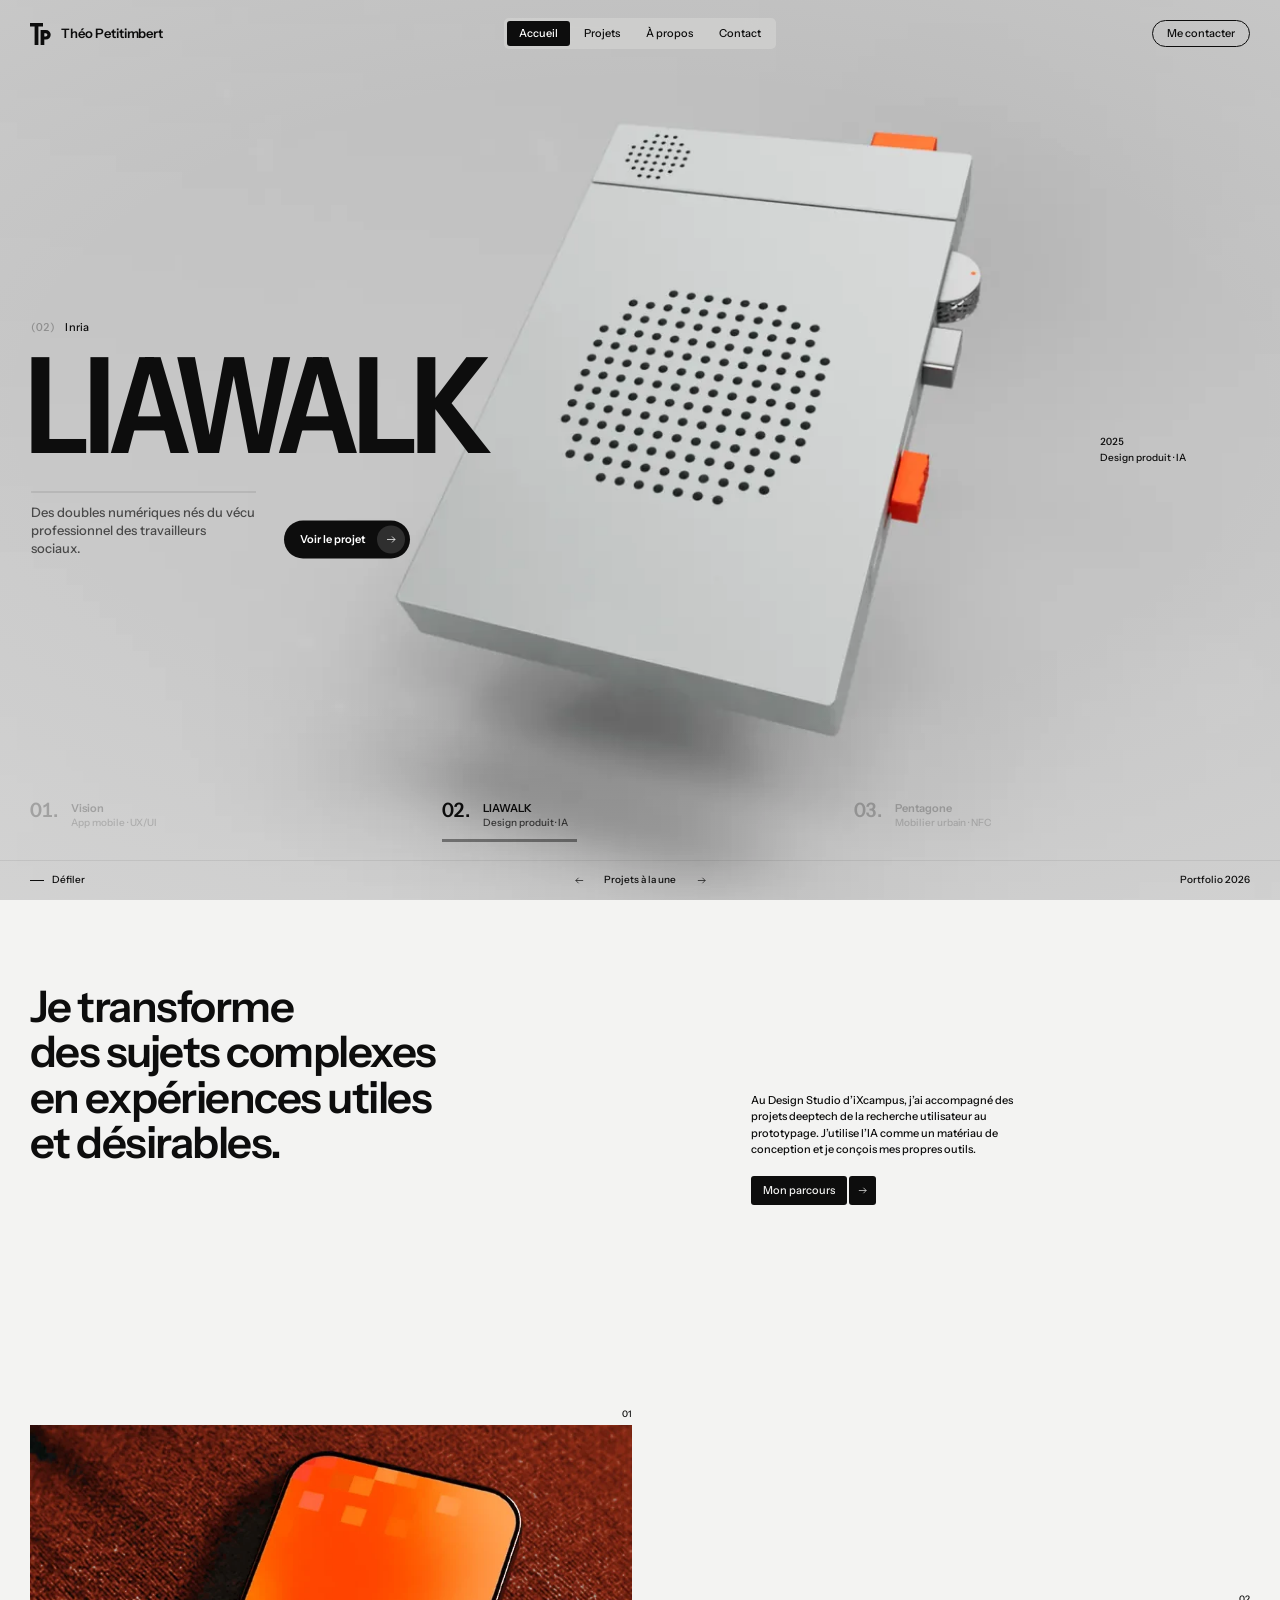
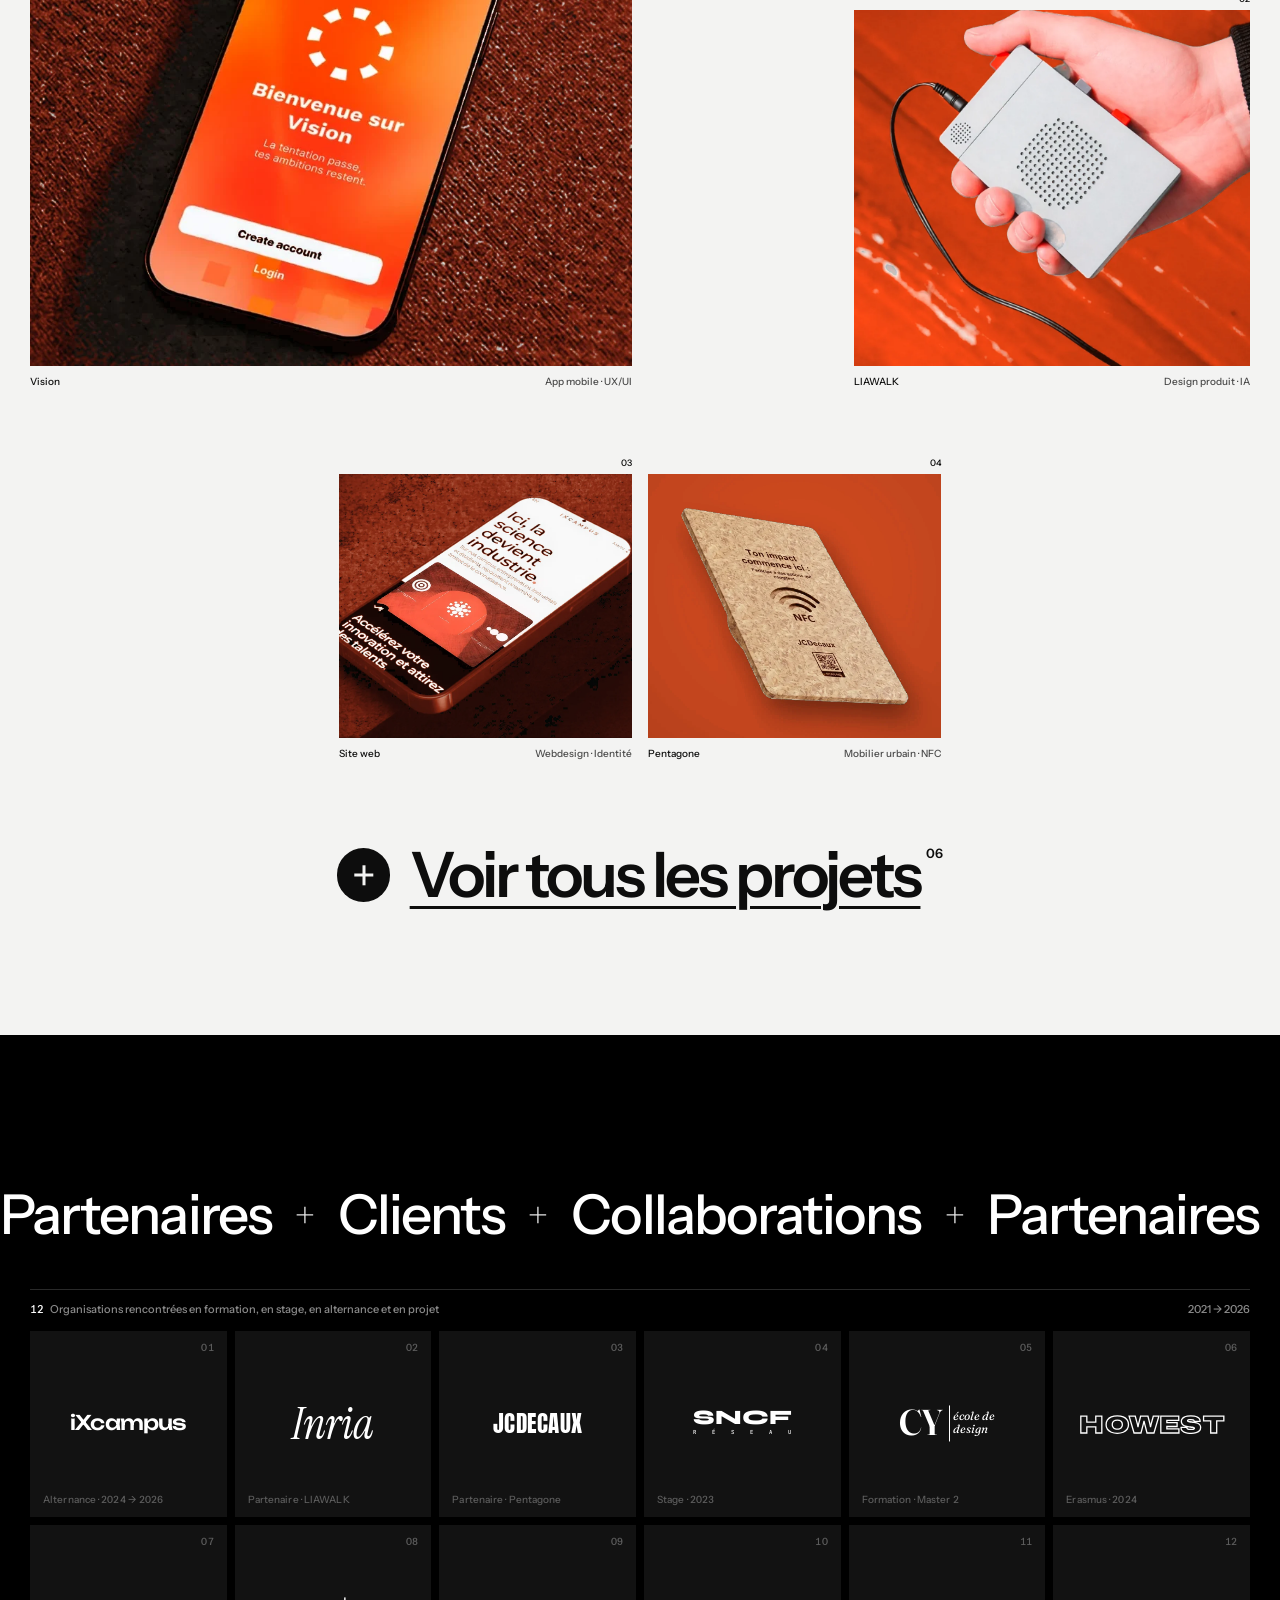
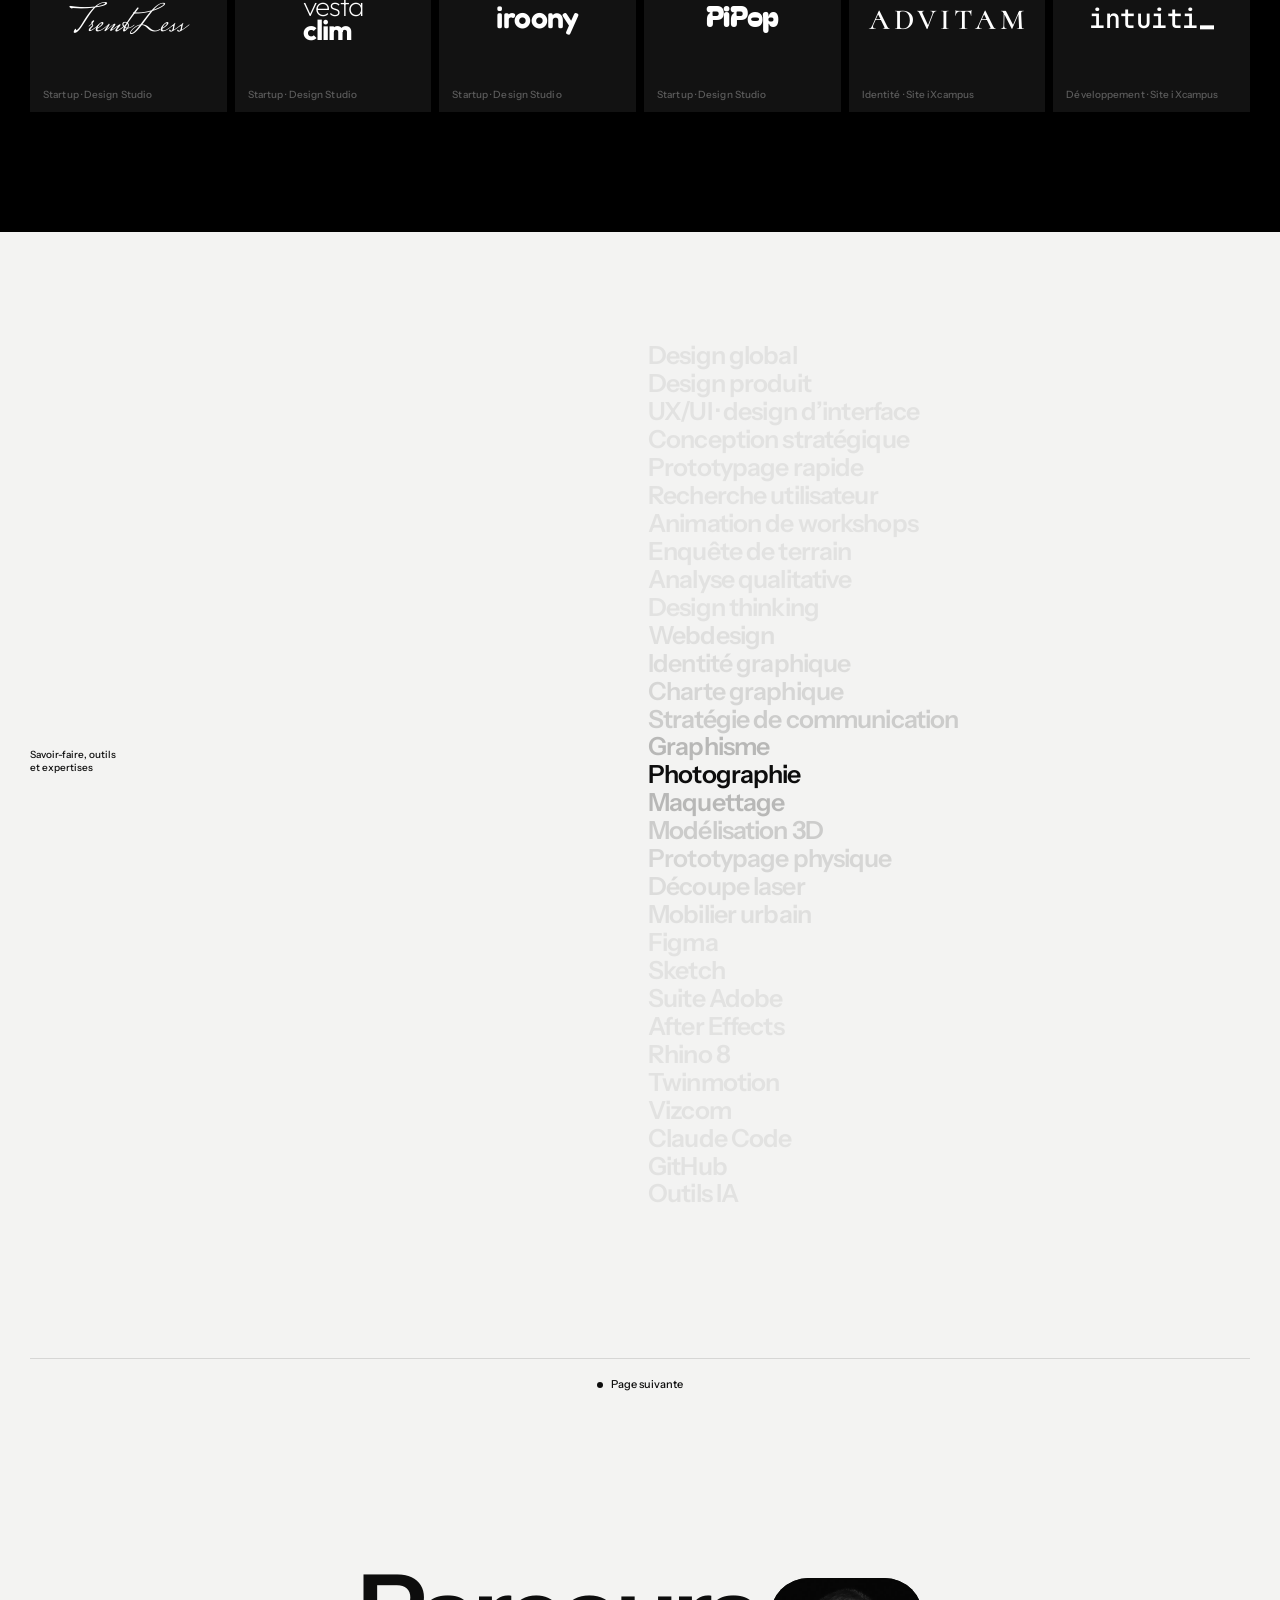
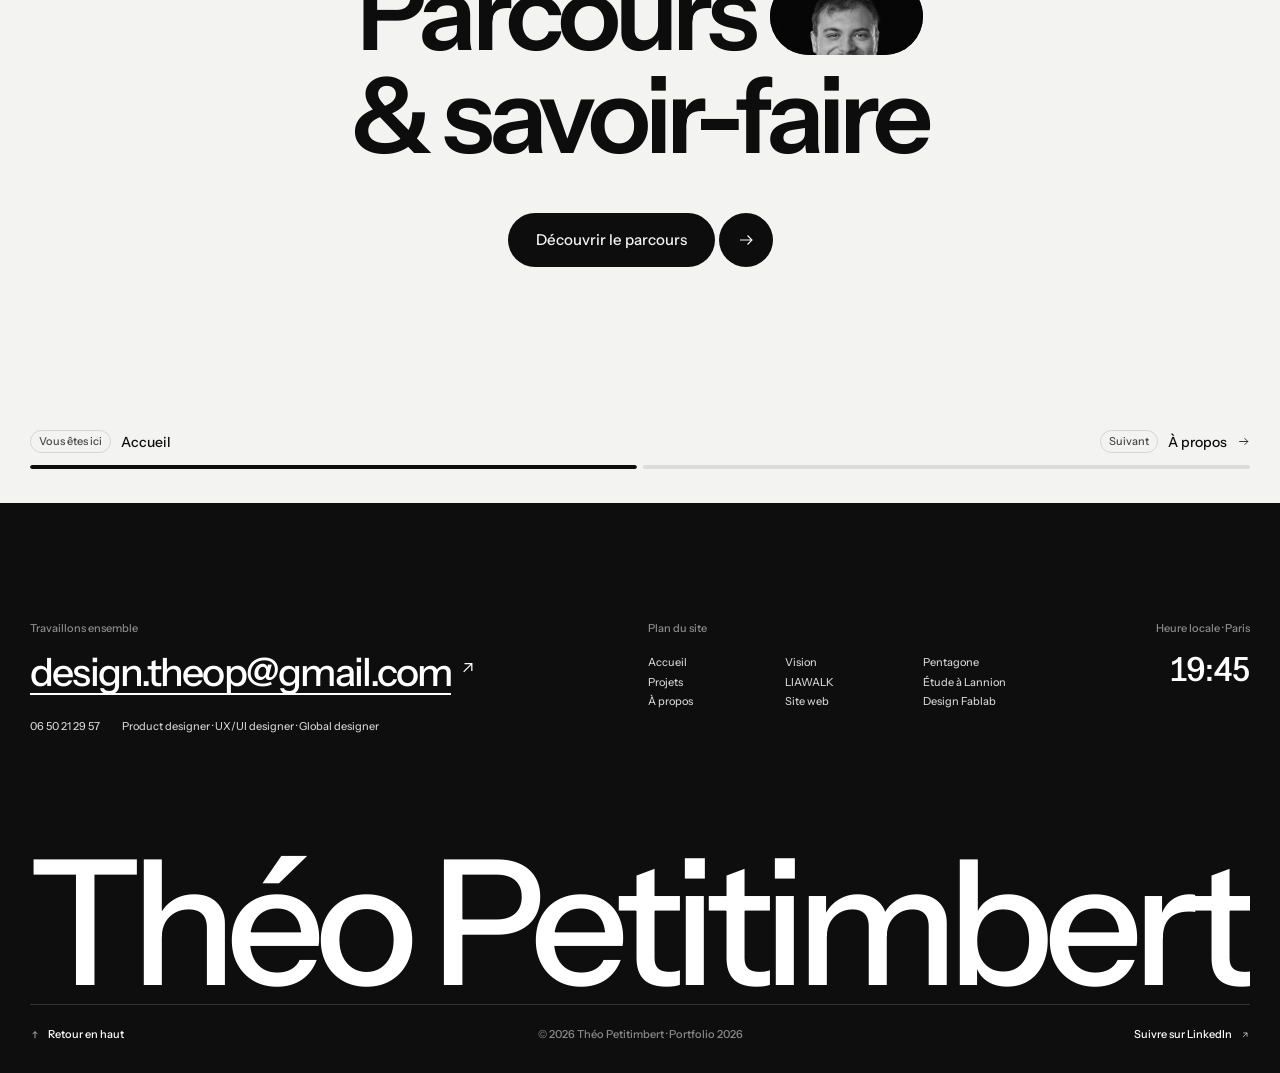
<file: index.html>
<!doctype html>
<html lang="fr">
<head>
<meta charset="utf-8">
<meta name="viewport" content="width=device-width, initial-scale=1">
<title>Théo Petitimbert · Product &amp; Global designer</title>
<meta name="description" content="Portfolio 2026 de Théo Petitimbert, product designer, UX/UI designer et designer global.">
<meta name="theme-color" content="#F3F3F2">
<meta property="og:title" content="Théo Petitimbert · Product &amp; Global designer">
<meta property="og:description" content="Portfolio 2026 de Théo Petitimbert, product designer, UX/UI designer et designer global.">
<meta property="og:image" content="assets/img/thumb-vision.webp">
<link rel="icon" href="assets/favicon.svg" type="image/svg+xml">
<link rel="preconnect" href="https://fonts.googleapis.com">
<link rel="preconnect" href="https://fonts.gstatic.com" crossorigin>
<link href="https://fonts.googleapis.com/css2?family=Instrument+Sans:ital,wdth,wght@0,75..100,400..700;1,75..100,400..700&display=swap" rel="stylesheet">
<link rel="stylesheet" href="assets/css/base.css?v=54239757">
<link rel="stylesheet" href="assets/css/nav.css?v=d0eab731">
<link rel="stylesheet" href="assets/css/hero.css?v=b2aa0065">
<link rel="stylesheet" href="assets/css/intro.css?v=3aec4c8a">
<link rel="stylesheet" href="assets/css/work.css?v=7ae00192">
<link rel="stylesheet" href="assets/css/clients.css?v=f4599a8e">
<link rel="stylesheet" href="assets/css/services.css?v=82404542">
<link rel="stylesheet" href="assets/css/next.css?v=4e9791df">
<link rel="stylesheet" href="assets/css/footer.css?v=91d501e0">
<script>document.documentElement.classList.add('js')</script>
</head>
<body class="page-home" id="top">
<main id="main">
  <section class="hero" data-chunk="hero" data-hero aria-roledescription="carrousel" aria-label="Projets à la une">
    <a class="skip" href="#intro">Aller au contenu</a>
    
  <header class="nav" data-nav>
    <a class="nav-logo" href="index.html" aria-label="Théo Petitimbert, accueil"><svg class="nav-mark" viewBox="0 0 22 22" aria-hidden="true"><path fill="currentColor" fill-rule="evenodd" d="M0 0h13v3.4H8.4V22H4.6V3.4H0zM10.6 7h5.3a4.8 4.8 0 0 1 0 9.6h-1.6V22h-3.7zm3.7 3.2v3.2h1.5a1.6 1.6 0 0 0 0-3.2z"/></svg><span class="nav-logo-name" aria-hidden="true">Théo Petitimbert</span></a>
    <nav class="nav-pill" aria-label="Navigation principale"><a href="index.html" aria-current="page">Accueil</a><a href="index.html#projets">Projets</a><a href="a-propos.html">À propos</a><a href="#contact">Contact</a></nav>
    <a class="nav-cta" href="mailto:design.theop@gmail.com">Me contacter</a>
  </header>
    <h1 class="sr-only">Théo Petitimbert · Product designer, UX/UI designer, Global designer</h1>
    <div class="hero-slides">
      <article class="hero-slide hero-slide--fit is-active" aria-roledescription="diapositive" aria-label="1 sur 3" style="--pos:50% 50%;--zoom:1;--origin:50% 50%;--k:15;--h:90%;--fx:51%;--fy:52%;--cx:64%;--b:0.95;--slide-bg:rgb(233,233,230)">
        <div class="hero-media"><img src="assets/img/hero-vision-screens.webp" alt="Trois écrans de l’application Vision" width="1800" height="1200" fetchpriority="high" decoding="async"></div>
        <div class="hero-copy">
          <p class="hero-kicker"><span>(01)</span>Projet de fin de diplôme</p>
          <h2 class="hero-title"><a href="projets/vision.html"><span>Vision</span></a></h2>
          <div class="hero-sub">
            <p>Une application qui intercepte les tentations d’achat et aide à formuler des objectifs.</p>
            <a class="hero-cta" href="projets/vision.html" tabindex="-1" aria-hidden="true"><span>Voir le projet</span><i><svg class="arrow" viewBox="0 0 24 24" aria-hidden="true"><path d="M4 12h16M14 6l6 6-6 6" fill="none" stroke="currentColor" stroke-width="1.5"/></svg></i></a>
          </div>
        </div>
        <p class="hero-caption"><span>2026</span>App mobile · UX/UI</p>
      </article>
      <article class="hero-slide" aria-roledescription="diapositive" aria-label="2 sur 3" style="--pos:50% 62%;--zoom:1.16;--origin:62% 64%;--k:10.4">
        <div class="hero-media"><img src="assets/img/liawalk-float.webp" alt="Rendu 3D du dispositif mobile LIAWALK" width="1800" height="1012" loading="lazy" decoding="async"></div>
        <div class="hero-copy">
          <p class="hero-kicker"><span>(02)</span>Inria</p>
          <h2 class="hero-title"><a href="projets/liawalk.html"><span>LIAWALK</span></a></h2>
          <div class="hero-sub">
            <p>Des doubles numériques nés du vécu professionnel des travailleurs sociaux.</p>
            <a class="hero-cta" href="projets/liawalk.html" tabindex="-1" aria-hidden="true"><span>Voir le projet</span><i><svg class="arrow" viewBox="0 0 24 24" aria-hidden="true"><path d="M4 12h16M14 6l6 6-6 6" fill="none" stroke="currentColor" stroke-width="1.5"/></svg></i></a>
          </div>
        </div>
        <p class="hero-caption"><span>2025</span>Design produit · IA</p>
      </article>
      <article class="hero-slide hero-slide--fit" aria-roledescription="diapositive" aria-label="3 sur 3" style="--pos:50% 50%;--zoom:1;--origin:50% 50%;--k:9.6;--h:80%;--fx:73%;--fy:35%;--cx:64%;--b:0.95;--slide-bg:rgb(228,228,228)">
        <div class="hero-media"><img src="assets/img/pentagone-cover.webp" alt="Module pentagonal en liège, vue de dessus" width="1800" height="1012" loading="lazy" decoding="async"></div>
        <div class="hero-copy">
          <p class="hero-kicker"><span>(03)</span>JCDecaux</p>
          <h2 class="hero-title"><a href="projets/pentagone.html"><span>Pentagone</span></a></h2>
          <div class="hero-sub">
            <p>Un banc augmenté en mobilier urbain, point d’entrée vers l’engagement citoyen local.</p>
            <a class="hero-cta" href="projets/pentagone.html" tabindex="-1" aria-hidden="true"><span>Voir le projet</span><i><svg class="arrow" viewBox="0 0 24 24" aria-hidden="true"><path d="M4 12h16M14 6l6 6-6 6" fill="none" stroke="currentColor" stroke-width="1.5"/></svg></i></a>
          </div>
        </div>
        <p class="hero-caption"><span>2024</span>Mobilier urbain · NFC</p>
      </article>
    </div>
    <div class="hero-index">
      <button type="button" class="hero-num is-active" data-go="0" aria-label="Afficher Vision"><span class="hero-num-n">01.</span><span class="hero-num-t" aria-hidden="true">Vision<small>App mobile · UX/UI</small></span><i class="track" aria-hidden="true"><i class="fill"></i></i></button>
      <button type="button" class="hero-num" data-go="1" aria-label="Afficher LIAWALK"><span class="hero-num-n">02.</span><span class="hero-num-t" aria-hidden="true">LIAWALK<small>Design produit · IA</small></span><i class="track" aria-hidden="true"><i class="fill"></i></i></button>
      <button type="button" class="hero-num" data-go="2" aria-label="Afficher Pentagone"><span class="hero-num-n">03.</span><span class="hero-num-t" aria-hidden="true">Pentagone<small>Mobilier urbain · NFC</small></span><i class="track" aria-hidden="true"><i class="fill"></i></i></button>
    </div>
    <div class="hero-bar">
      <a class="hero-scroll" href="#intro"><i aria-hidden="true"></i>Défiler</a>
      <div class="hero-arrows">
        <button type="button" data-prev aria-label="Projet précédent"><svg class="arrow" viewBox="0 0 24 24" aria-hidden="true"><path d="M20 12H4M10 6l-6 6 6 6" fill="none" stroke="currentColor" stroke-width="1.5"/></svg></button>
        <span>Projets à la une</span>
        <button type="button" data-next aria-label="Projet suivant"><svg class="arrow" viewBox="0 0 24 24" aria-hidden="true"><path d="M4 12h16M14 6l6 6-6 6" fill="none" stroke="currentColor" stroke-width="1.5"/></svg></button>
      </div>
      <span>Portfolio 2026</span>
    </div>
  </section>
  <section class="intro grid" id="intro" data-chunk="intro" aria-label="Présentation">
    <h2 class="intro-title" data-reveal><span class="line">Je transforme</span><span class="line">des sujets complexes</span><span class="line">en expériences utiles</span><span class="line">et désirables.</span></h2>
    <div class="intro-side" data-reveal style="--d:.15s">
      <p>Au Design Studio d’iXcampus, j’ai accompagné des projets deeptech de la recherche utilisateur au prototypage. J’utilise l’IA comme un matériau de conception et je conçois mes propres outils.</p>
      <a class="btn" href="a-propos.html"><span>Mon parcours</span><span class="btn-ico"><svg class="arrow" viewBox="0 0 24 24" aria-hidden="true"><path d="M4 12h16M14 6l6 6-6 6" fill="none" stroke="currentColor" stroke-width="1.5"/></svg></span></a>
    </div>
  </section>
  <section class="work" id="projets" data-chunk="work" aria-labelledby="work-title">
    <h2 id="work-title" class="sr-only">Projets</h2>
    <div class="work-grid grid">
      <article class="card card--a" data-reveal>
        <a href="projets/vision.html">
          <span class="card-num" aria-hidden="true">01</span>
          <span class="card-frame frame"><img src="assets/img/work-g-vision.webp" alt="" width="860" height="774" loading="lazy" decoding="async"></span>
          <span class="card-meta"><span class="card-title">Vision</span><span class="card-cat">App mobile · UX/UI</span></span>
        </a>
      </article>
      <article class="card card--b" data-reveal>
        <a href="projets/liawalk.html">
          <span class="card-num" aria-hidden="true">02</span>
          <span class="card-frame frame"><img src="assets/img/work-g-liawalk.webp" alt="" width="1080" height="972" loading="lazy" decoding="async"></span>
          <span class="card-meta"><span class="card-title">LIAWALK</span><span class="card-cat">Design produit · IA</span></span>
        </a>
      </article>
      <article class="card card--c" data-reveal>
        <a href="projets/site-ixcampus.html">
          <span class="card-num" aria-hidden="true">03</span>
          <span class="card-frame frame"><img src="assets/img/work-g-ixcampus.webp" alt="" width="1800" height="1005" loading="lazy" decoding="async"></span>
          <span class="card-meta"><span class="card-title">Site web</span><span class="card-cat">Webdesign · Identité</span></span>
        </a>
      </article>
      <article class="card card--d" data-reveal>
        <a href="projets/pentagone.html">
          <span class="card-num" aria-hidden="true">04</span>
          <span class="card-frame frame"><img src="assets/img/work-g-pentagone.webp" alt="" width="1074" height="966" loading="lazy" decoding="async"></span>
          <span class="card-meta"><span class="card-title">Pentagone</span><span class="card-cat">Mobilier urbain · NFC</span></span>
        </a>
      </article>
      <div class="work-more" id="work-more">
      <article class="card card--e" data-reveal>
        <a href="projets/lannion.html">
          <span class="card-num" aria-hidden="true">05</span>
          <span class="card-frame frame"><img src="assets/img/work-g-lannion.webp" alt="" width="1800" height="1350" loading="lazy" decoding="async"></span>
          <span class="card-meta"><span class="card-title">Étude à Lannion</span><span class="card-cat">Recherche · Workshops</span></span>
        </a>
      </article>
      <article class="card card--f" data-reveal>
        <a href="projets/design-fablab.html">
          <span class="card-num" aria-hidden="true">06</span>
          <span class="card-frame frame"><img src="assets/img/work-g-fablab.webp" alt="" width="1407" height="1473" loading="lazy" decoding="async"></span>
          <span class="card-meta"><span class="card-title">Design Fablab</span><span class="card-cat">Outil · IA · UX</span></span>
        </a>
      </article>
      </div>
    </div>
    <div class="work-foot">
      <button type="button" class="work-toggle" data-more-toggle aria-expanded="false" aria-controls="work-more" data-close-label="Voir moins de projets" hidden>
        <span class="work-plus" aria-hidden="true"></span>
        <span class="work-all"><span class="work-all-label" data-more-label>Voir tous les projets</span><sup>06</sup></span>
      </button>
    </div>
  </section>
  <section class="clients" data-chunk="clients" data-tone="dark" aria-labelledby="clients-title">
    <h2 id="clients-title" class="sr-only">Partenaires, clients et collaborations</h2>
    <div class="marquee" aria-hidden="true"><div class="marquee-track"><span>Partenaires</span><svg class="marquee-plus" viewBox="0 0 24 24" aria-hidden="true"><path d="M12 2v20M2 12h20" fill="none" stroke="currentColor" stroke-width="1.6"/></svg><span>Clients</span><svg class="marquee-plus" viewBox="0 0 24 24" aria-hidden="true"><path d="M12 2v20M2 12h20" fill="none" stroke="currentColor" stroke-width="1.6"/></svg><span>Collaborations</span><svg class="marquee-plus" viewBox="0 0 24 24" aria-hidden="true"><path d="M12 2v20M2 12h20" fill="none" stroke="currentColor" stroke-width="1.6"/></svg><span>Partenaires</span><svg class="marquee-plus" viewBox="0 0 24 24" aria-hidden="true"><path d="M12 2v20M2 12h20" fill="none" stroke="currentColor" stroke-width="1.6"/></svg><span>Clients</span><svg class="marquee-plus" viewBox="0 0 24 24" aria-hidden="true"><path d="M12 2v20M2 12h20" fill="none" stroke="currentColor" stroke-width="1.6"/></svg><span>Collaborations</span><svg class="marquee-plus" viewBox="0 0 24 24" aria-hidden="true"><path d="M12 2v20M2 12h20" fill="none" stroke="currentColor" stroke-width="1.6"/></svg></div><div class="marquee-track"><span>Partenaires</span><svg class="marquee-plus" viewBox="0 0 24 24" aria-hidden="true"><path d="M12 2v20M2 12h20" fill="none" stroke="currentColor" stroke-width="1.6"/></svg><span>Clients</span><svg class="marquee-plus" viewBox="0 0 24 24" aria-hidden="true"><path d="M12 2v20M2 12h20" fill="none" stroke="currentColor" stroke-width="1.6"/></svg><span>Collaborations</span><svg class="marquee-plus" viewBox="0 0 24 24" aria-hidden="true"><path d="M12 2v20M2 12h20" fill="none" stroke="currentColor" stroke-width="1.6"/></svg><span>Partenaires</span><svg class="marquee-plus" viewBox="0 0 24 24" aria-hidden="true"><path d="M12 2v20M2 12h20" fill="none" stroke="currentColor" stroke-width="1.6"/></svg><span>Clients</span><svg class="marquee-plus" viewBox="0 0 24 24" aria-hidden="true"><path d="M12 2v20M2 12h20" fill="none" stroke="currentColor" stroke-width="1.6"/></svg><span>Collaborations</span><svg class="marquee-plus" viewBox="0 0 24 24" aria-hidden="true"><path d="M12 2v20M2 12h20" fill="none" stroke="currentColor" stroke-width="1.6"/></svg></div></div>
    <div class="clients-head">
      <p><span class="clients-count">12</span>Organisations rencontrées en formation, en stage, en alternance et en projet</p>
      <p>2021 → 2026</p>
    </div>
    <ul class="logos" data-logos data-reveal>
      <li class="logo logo--ixcampus" style="--i:0">
        <span class="logo-n" aria-hidden="true">01</span>
        <span class="mark mark--ixcampus"><span class="mark-main">iXcampus</span></span>
        <span class="logo-tag">Alternance · 2024 → 2026</span>
      </li>
      <li class="logo logo--inria" style="--i:1">
        <span class="logo-n" aria-hidden="true">02</span>
        <span class="mark mark--inria"><span class="mark-main">Inria</span></span>
        <span class="logo-tag">Partenaire · LIAWALK</span>
      </li>
      <li class="logo logo--jcdecaux" style="--i:2">
        <span class="logo-n" aria-hidden="true">03</span>
        <span class="mark mark--jcdecaux"><span class="mark-main">JCDecaux</span></span>
        <span class="logo-tag">Partenaire · Pentagone</span>
      </li>
      <li class="logo logo--sncf" style="--i:3">
        <span class="logo-n" aria-hidden="true">04</span>
        <span class="mark mark--sncf mark--stack" aria-hidden="true"><span class="mark-main">SNCF</span><span class="mark-sub"><span>R</span><span>É</span><span>S</span><span>E</span><span>A</span><span>U</span></span></span><span class="sr-only">SNCF Réseau</span>
        <span class="logo-tag">Stage · 2023</span>
      </li>
      <li class="logo logo--cy" style="--i:4">
        <span class="logo-n" aria-hidden="true">05</span>
        <span class="mark mark--cy mark--side" aria-hidden="true"><span class="mark-main">CY</span><span class="mark-sub"><span>école de</span><span>design</span></span></span><span class="sr-only">CY école de design</span>
        <span class="logo-tag">Formation · Master 2</span>
      </li>
      <li class="logo logo--howest" style="--i:5">
        <span class="logo-n" aria-hidden="true">06</span>
        <span class="mark mark--howest"><span class="mark-main">HOWEST</span></span>
        <span class="logo-tag">Erasmus · 2024</span>
      </li>
      <li class="logo logo--trembless" style="--i:6">
        <span class="logo-n" aria-hidden="true">07</span>
        <span class="mark mark--trembless"><span class="mark-main">TrembLess</span></span>
        <span class="logo-tag">Startup · Design Studio</span>
      </li>
      <li class="logo logo--vestaclim" style="--i:7">
        <span class="logo-n" aria-hidden="true">08</span>
        <span class="mark mark--vestaclim mark--split" aria-hidden="true"><span class="mark-part">Vesta</span><span class="mark-part">Clim</span></span><span class="sr-only">VestaClim</span>
        <span class="logo-tag">Startup · Design Studio</span>
      </li>
      <li class="logo logo--iroony" style="--i:8">
        <span class="logo-n" aria-hidden="true">09</span>
        <span class="mark mark--iroony"><span class="mark-main">Iroony</span></span>
        <span class="logo-tag">Startup · Design Studio</span>
      </li>
      <li class="logo logo--pipop" style="--i:9">
        <span class="logo-n" aria-hidden="true">10</span>
        <span class="mark mark--pipop"><span class="mark-main">PiPop</span></span>
        <span class="logo-tag">Startup · Design Studio</span>
      </li>
      <li class="logo logo--advitam" style="--i:10">
        <span class="logo-n" aria-hidden="true">11</span>
        <span class="mark mark--advitam"><span class="mark-main">Advitam</span></span>
        <span class="logo-tag">Identité · Site iXcampus</span>
      </li>
      <li class="logo logo--intuiti" style="--i:11">
        <span class="logo-n" aria-hidden="true">12</span>
        <span class="mark mark--intuiti mark--caret" aria-hidden="true"><span class="mark-main">intuiti</span><span class="mark-caret"></span></span><span class="sr-only">Intuiti</span>
        <span class="logo-tag">Développement · Site iXcampus</span>
      </li>
    </ul>
  </section>
  <section class="services grid" data-chunk="services" aria-labelledby="services-title">
    <h2 class="services-label" id="services-title">Savoir-faire, outils<br>et expertises</h2>
    <ul class="services-list" data-services>
      <li>Design global</li>
      <li>Design produit</li>
      <li>UX/UI · design d’interface</li>
      <li>Conception stratégique</li>
      <li>Prototypage rapide</li>
      <li>Recherche utilisateur</li>
      <li>Animation de workshops</li>
      <li>Enquête de terrain</li>
      <li>Analyse qualitative</li>
      <li>Design thinking</li>
      <li>Webdesign</li>
      <li>Identité graphique</li>
      <li>Charte graphique</li>
      <li>Stratégie de communication</li>
      <li>Graphisme</li>
      <li>Photographie</li>
      <li>Maquettage</li>
      <li>Modélisation 3D</li>
      <li>Prototypage physique</li>
      <li>Découpe laser</li>
      <li>Mobilier urbain</li>
      <li>Figma</li>
      <li>Sketch</li>
      <li>Suite Adobe</li>
      <li>After Effects</li>
      <li>Rhino 8</li>
      <li>Twinmotion</li>
      <li>Vizcom</li>
      <li>Claude Code</li>
      <li>GitHub</li>
      <li>Outils IA</li>
    </ul>
  </section>
  <section class="next" data-chunk="next" aria-label="Page suivante">
    <p class="next-label"><span>Page suivante</span></p>
    <a class="next-link" href="a-propos.html">
      <span class="next-title" data-reveal><span class="line"><span>Parcours<span class="next-pic" aria-hidden="true"><img src="assets/img/portrait.webp" alt="" width="891" height="1248" loading="lazy" decoding="async"></span></span></span><span class="line"><span>&amp; savoir-faire</span></span></span>
      <span class="next-cta" data-reveal style="--d:.12s"><span class="next-cta-txt">Découvrir le parcours</span><span class="next-cta-ico"><svg class="arrow" viewBox="0 0 24 24" aria-hidden="true"><path d="M4 12h16M14 6l6 6-6 6" fill="none" stroke="currentColor" stroke-width="1.5"/></svg></span></span>
      <span class="next-bar" aria-hidden="true">
        <span class="next-seg next-seg--here"><span class="next-seg-lab"><b>Vous êtes ici</b>Accueil</span><i class="next-track"><i class="next-fill"></i></i></span>
        <span class="next-seg next-seg--there"><span class="next-seg-lab"><b>Suivant</b>À propos <svg class="arrow" viewBox="0 0 24 24" aria-hidden="true"><path d="M4 12h16M14 6l6 6-6 6" fill="none" stroke="currentColor" stroke-width="1.5"/></svg></span><i class="next-track"><i class="next-fill"></i></i></span>
      </span>
    </a>
  </section>
</main>
<footer class="footer" id="contact" data-chunk="footer" data-tone="dark">
  <div class="footer-cols grid">
    <div class="footer-col footer-col--cta">
      <h2 class="footer-h">Travaillons ensemble</h2>
      <a class="footer-mail" href="mailto:design.theop@gmail.com"><span>design.theop@gmail.com</span><svg class="arrow" viewBox="0 0 24 24" aria-hidden="true"><path d="M7 17L17 7M8 7h9v9" fill="none" stroke="currentColor" stroke-width="1.5"/></svg></a>
      <ul class="footer-list footer-list--row">
        <li><a href="tel:+33650212957">06 50 21 29 57</a></li>
        <li>Product designer · UX/UI designer · Global designer</li>
      </ul>
    </div>
    <nav class="footer-col footer-col--map" aria-label="Plan du site">
      <h2 class="footer-h">Plan du site</h2>
      <div class="footer-map">
        <ul class="footer-list"><li><a href="index.html">Accueil</a></li><li><a href="index.html#projets">Projets</a></li><li><a href="a-propos.html">À propos</a></li></ul>
        <ul class="footer-list"><li><a href="projets/vision.html">Vision</a></li><li><a href="projets/liawalk.html">LIAWALK</a></li><li><a href="projets/site-ixcampus.html">Site web</a></li></ul>
        <ul class="footer-list"><li><a href="projets/pentagone.html">Pentagone</a></li><li><a href="projets/lannion.html">Étude à Lannion</a></li><li><a href="projets/design-fablab.html">Design Fablab</a></li></ul>
      </div>
    </nav>
    <p class="footer-col footer-time"><span class="footer-h">Heure locale · Paris</span><strong data-clock>--:--</strong></p>
  </div>
  <p class="footer-mark" data-reveal><span class="fm-w"><span class="fm-t">Théo Petitimbert</span></span></p>
  <div class="footer-bar">
    <a href="#top"><svg class="arrow" viewBox="0 0 24 24" aria-hidden="true"><path d="M12 20V4M6 10l6-6 6 6" fill="none" stroke="currentColor" stroke-width="1.5"/></svg> Retour en haut</a>
    <span>© 2026 Théo Petitimbert · Portfolio 2026</span>
    <a href="https://www.linkedin.com/in/theopetitimbert/" target="_blank" rel="noopener">Suivre sur LinkedIn <svg class="arrow" viewBox="0 0 24 24" aria-hidden="true"><path d="M7 17L17 7M8 7h9v9" fill="none" stroke="currentColor" stroke-width="1.5"/></svg></a>
  </div>
</footer>
<script src="assets/js/base.js?v=b669b8e9" defer></script>
<script src="assets/js/hero.js?v=f25573b2" defer></script>
<script src="assets/js/work.js?v=39fef1d0" defer></script>
<script src="assets/js/services.js?v=aea3a519" defer></script>
</body>
</html>
</file>
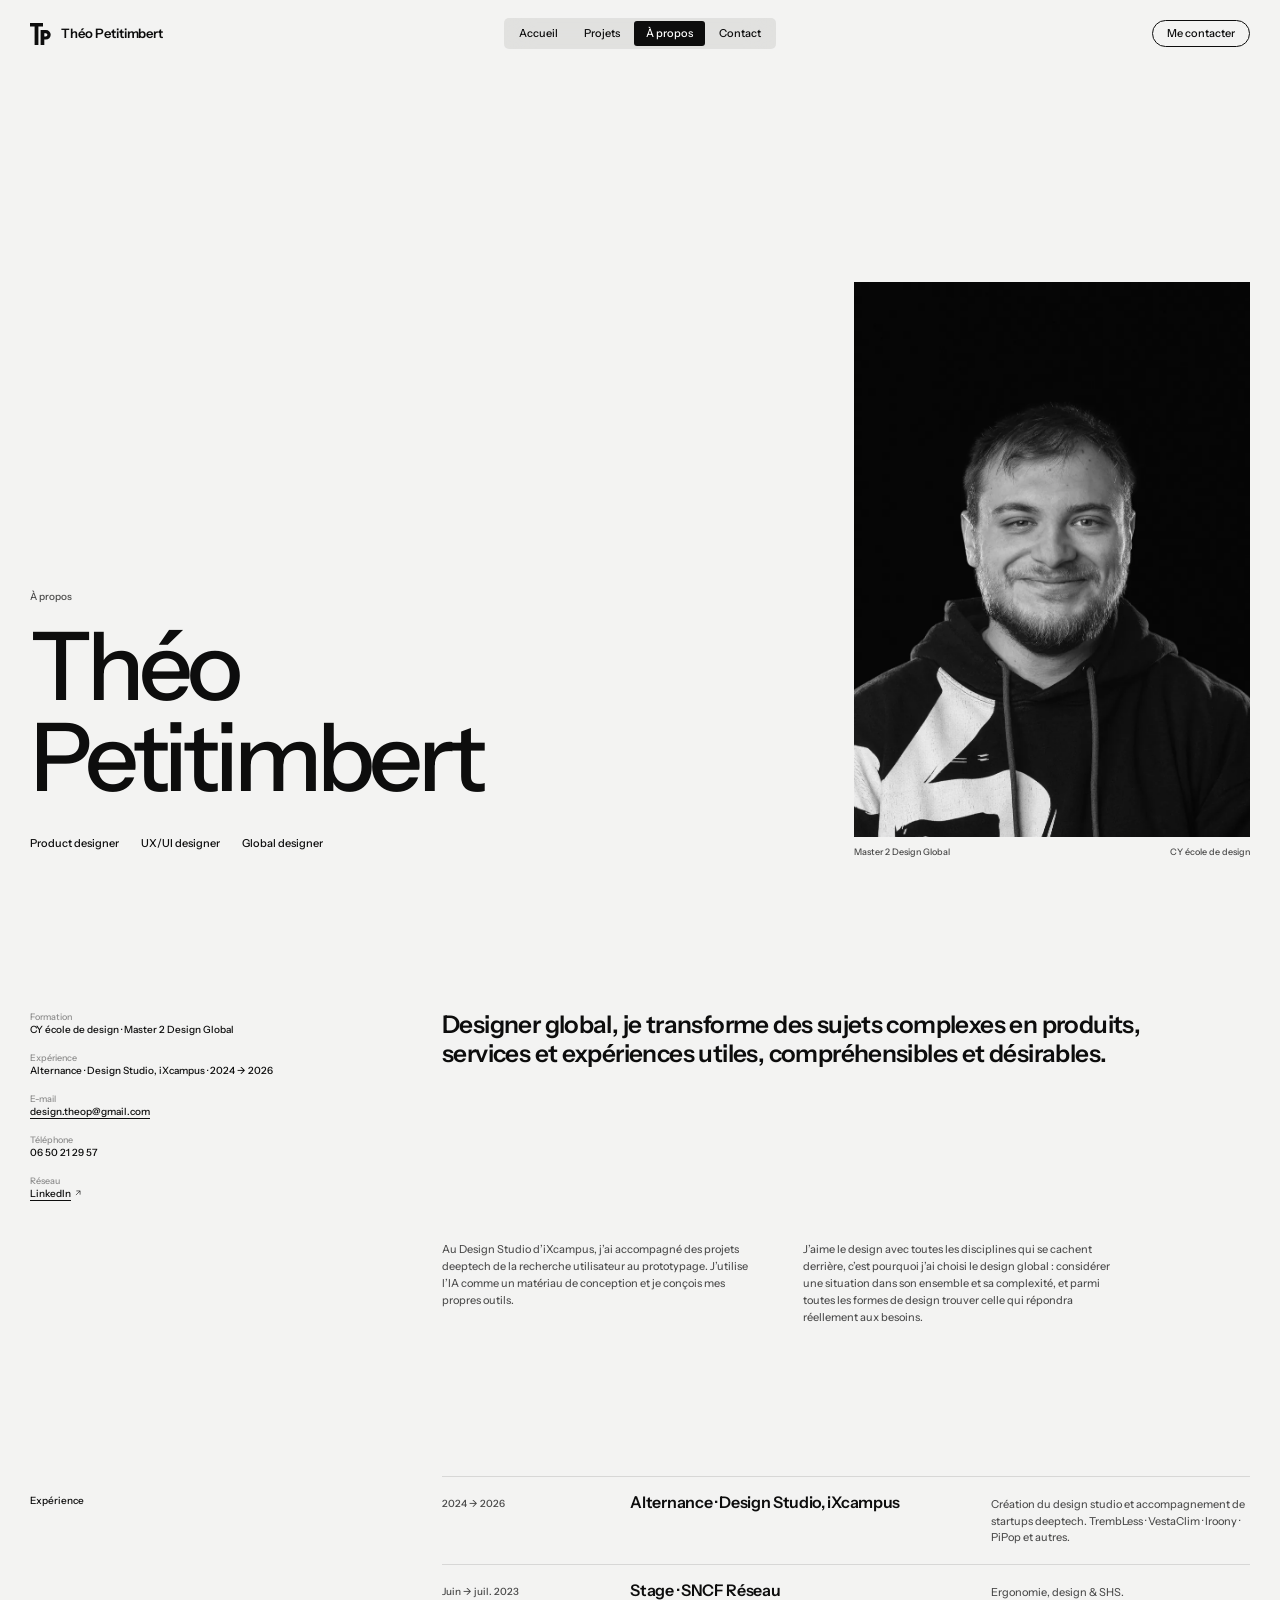
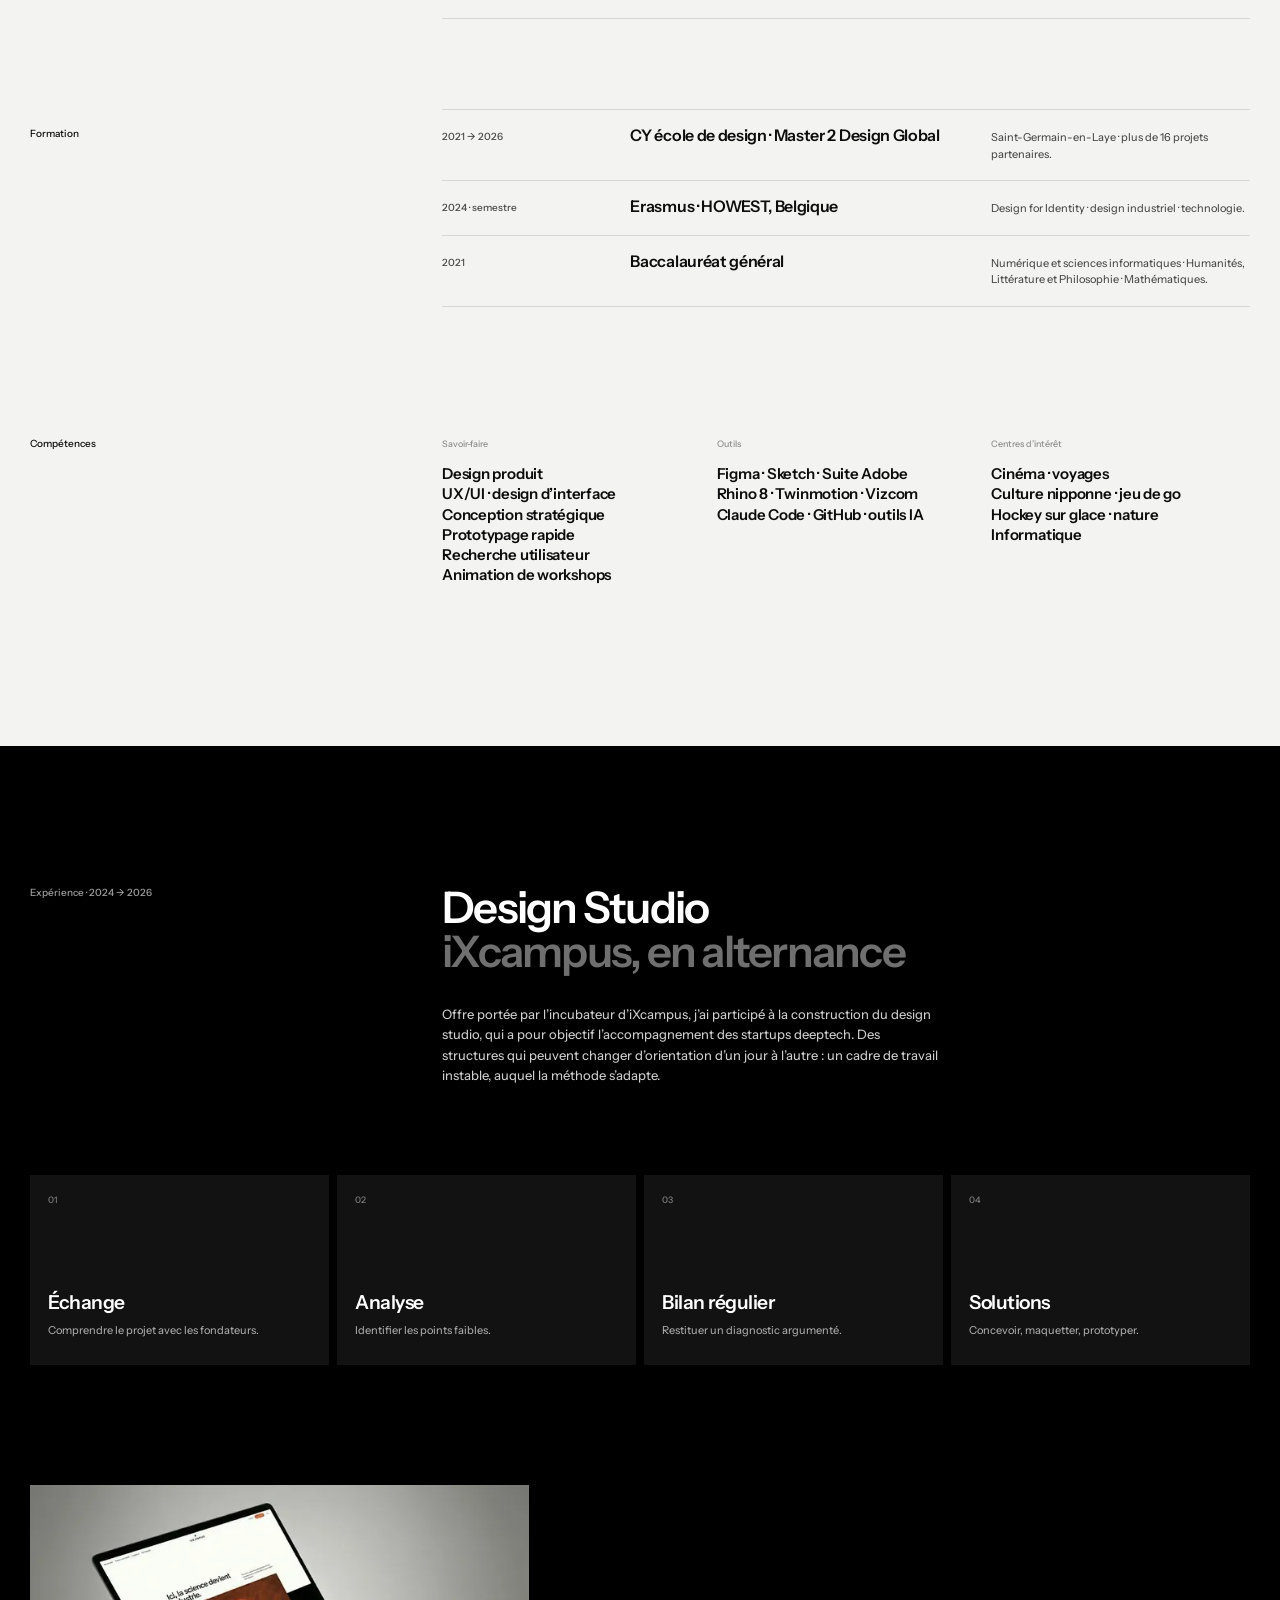
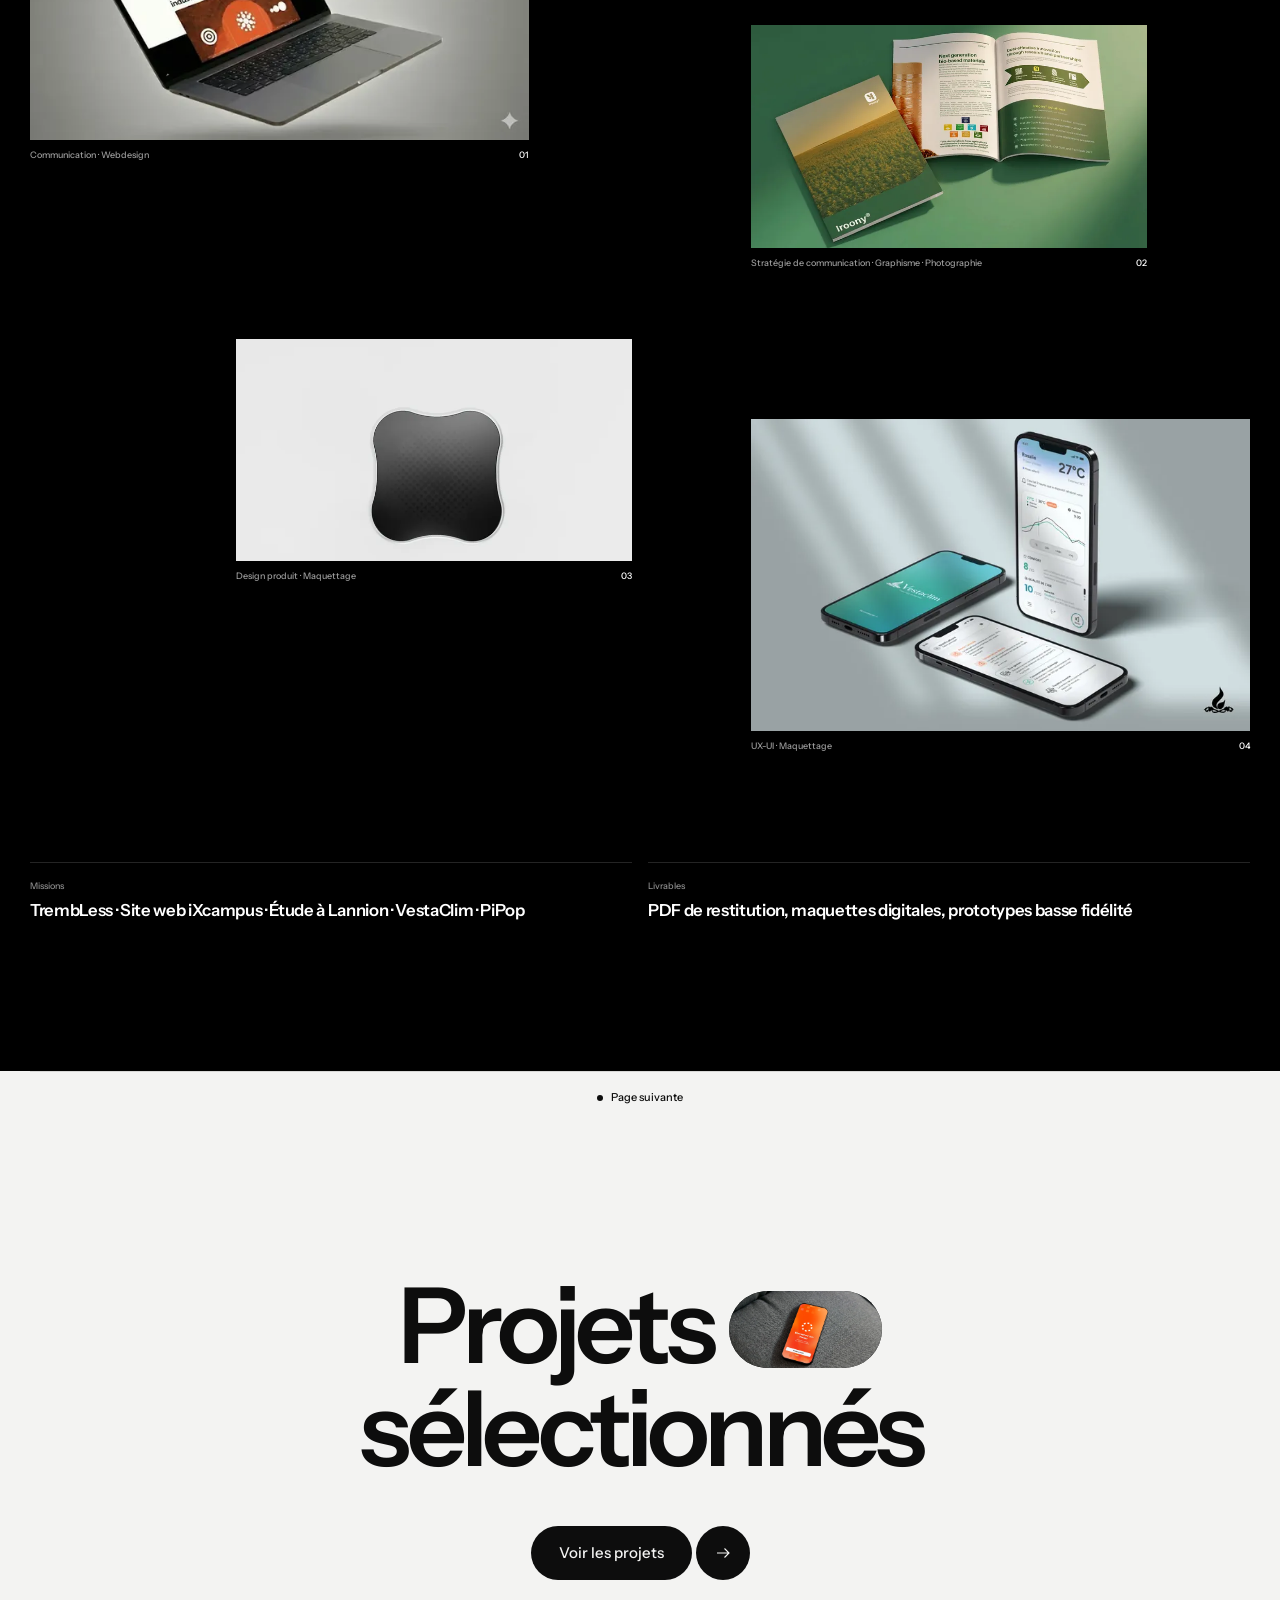
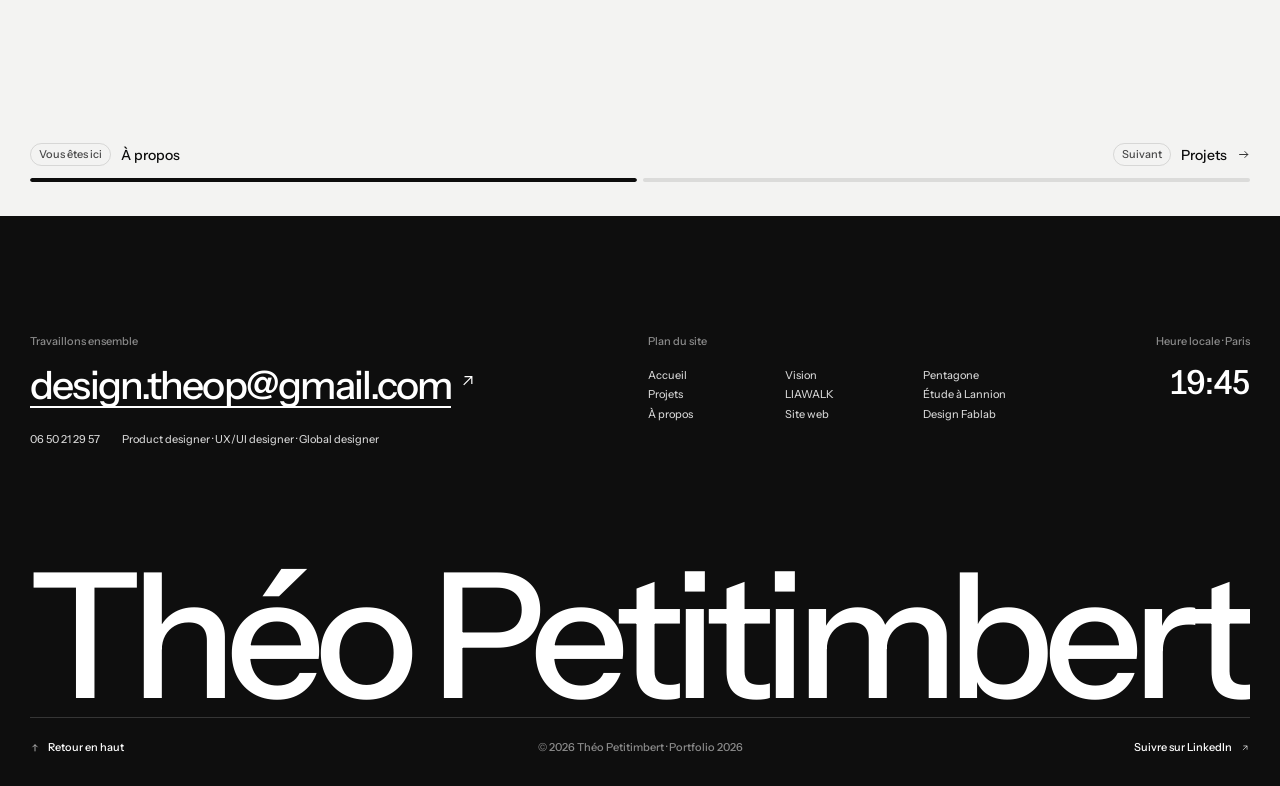
<file: a-propos.html>
<!doctype html>
<html lang="fr">
<head>
<meta charset="utf-8">
<meta name="viewport" content="width=device-width, initial-scale=1">
<title>À propos · Théo Petitimbert</title>
<meta name="description" content="Designer global, je transforme des sujets complexes en produits, services et expériences utiles, compréhensibles et désirables.">
<meta name="theme-color" content="#F3F3F2">
<meta property="og:title" content="À propos · Théo Petitimbert">
<meta property="og:description" content="Designer global, je transforme des sujets complexes en produits, services et expériences utiles, compréhensibles et désirables.">
<meta property="og:image" content="assets/img/portrait.webp">
<link rel="icon" href="assets/favicon.svg" type="image/svg+xml">
<link rel="preconnect" href="https://fonts.googleapis.com">
<link rel="preconnect" href="https://fonts.gstatic.com" crossorigin>
<link href="https://fonts.googleapis.com/css2?family=Instrument+Sans:ital,wdth,wght@0,75..100,400..700;1,75..100,400..700&display=swap" rel="stylesheet">
<link rel="stylesheet" href="assets/css/base.css?v=54239757">
<link rel="stylesheet" href="assets/css/nav.css?v=d0eab731">
<link rel="stylesheet" href="assets/css/about.css?v=17b00f77">
<link rel="stylesheet" href="assets/css/next.css?v=4e9791df">
<link rel="stylesheet" href="assets/css/footer.css?v=91d501e0">
<script>document.documentElement.classList.add('js')</script>
</head>
<body class="page-about" id="top">
<main id="main">
  <section class="ahero grid" aria-labelledby="a-title">
    <a class="skip" href="#parcours">Aller au contenu</a>
    
  <header class="nav" data-nav>
    <a class="nav-logo" href="index.html" aria-label="Théo Petitimbert, accueil"><svg class="nav-mark" viewBox="0 0 22 22" aria-hidden="true"><path fill="currentColor" fill-rule="evenodd" d="M0 0h13v3.4H8.4V22H4.6V3.4H0zM10.6 7h5.3a4.8 4.8 0 0 1 0 9.6h-1.6V22h-3.7zm3.7 3.2v3.2h1.5a1.6 1.6 0 0 0 0-3.2z"/></svg><span class="nav-logo-name" aria-hidden="true">Théo Petitimbert</span></a>
    <nav class="nav-pill" aria-label="Navigation principale"><a href="index.html">Accueil</a><a href="index.html#projets">Projets</a><a href="a-propos.html" aria-current="page">À propos</a><a href="#contact">Contact</a></nav>
    <a class="nav-cta" href="mailto:design.theop@gmail.com">Me contacter</a>
  </header>
    <div class="ahero-head">
      <p class="ahero-label">À propos</p>
      <h1 class="ahero-title" id="a-title"><span><span>Théo</span></span><span><span>Petitimbert</span></span></h1>
      <ul class="ahero-roles"><li>Product designer</li><li>UX/UI designer</li><li>Global designer</li></ul>
    </div>
    <figure class="ahero-fig">
      <div class="frame"><img src="assets/img/portrait.webp" alt="Portrait de Théo Petitimbert" width="891" height="1248" fetchpriority="high" decoding="async"></div>
      <figcaption class="g-cap"><span>Master 2 Design Global</span><span>CY école de design</span></figcaption>
    </figure>
  </section>
  <section class="abio grid" id="parcours" aria-label="Présentation">
    <dl class="abio-meta" data-reveal>
      <div><dt>Formation</dt><dd>CY école de design · Master 2 Design Global</dd></div>
      <div><dt>Expérience</dt><dd>Alternance · Design Studio, iXcampus · 2024 → 2026</dd></div>
      <div><dt>E-mail</dt><dd><a class="ulink" href="mailto:design.theop@gmail.com">design.theop@gmail.com</a></dd></div>
      <div><dt>Téléphone</dt><dd><a href="tel:+33650212957">06 50 21 29 57</a></dd></div>
      <div><dt>Réseau</dt><dd><a class="ulink" href="https://www.linkedin.com/in/theopetitimbert/" target="_blank" rel="noopener">LinkedIn</a> <svg class="arrow" viewBox="0 0 24 24" aria-hidden="true"><path d="M7 17L17 7M8 7h9v9" fill="none" stroke="currentColor" stroke-width="1.5"/></svg></dd></div>
    </dl>
    <p class="abio-lead" data-reveal style="--d:.1s">Designer global, je transforme des sujets complexes en produits, services et expériences utiles, compréhensibles et désirables.</p>
    <div class="abio-more" data-reveal style="--d:.2s"><p>Au Design Studio d’iXcampus, j’ai accompagné des projets deeptech de la recherche utilisateur au prototypage. J’utilise l’IA comme un matériau de conception et je conçois mes propres outils.</p><p>J’aime le design avec toutes les disciplines qui se cachent derrière, c’est pourquoi j’ai choisi le design global : considérer une situation dans son ensemble et sa complexité, et parmi toutes les formes de design trouver celle qui répondra réellement aux besoins.</p></div>
  </section>
  <section class="acv" aria-label="Parcours">
    <div class="acv-group grid" data-reveal>
      <h2 class="acv-h">Expérience</h2>
      <ul class="acv-list">
        <li><span class="acv-date">2024 → 2026</span><span class="acv-title">Alternance · Design Studio, iXcampus</span><span class="acv-detail">Création du design studio et accompagnement de startups deeptech. TrembLess · VestaClim · Iroony · PiPop et autres.</span></li>
        <li><span class="acv-date">Juin → juil. 2023</span><span class="acv-title">Stage · SNCF Réseau</span><span class="acv-detail">Ergonomie, design &amp; SHS.</span></li>
      </ul>
    </div>
    <div class="acv-group grid" data-reveal>
      <h2 class="acv-h">Formation</h2>
      <ul class="acv-list">
        <li><span class="acv-date">2021 → 2026</span><span class="acv-title">CY école de design · Master 2 Design Global</span><span class="acv-detail">Saint-Germain-en-Laye · plus de 16 projets partenaires.</span></li>
        <li><span class="acv-date">2024 · semestre</span><span class="acv-title">Erasmus · HOWEST, Belgique</span><span class="acv-detail">Design for Identity · design industriel · technologie.</span></li>
        <li><span class="acv-date">2021</span><span class="acv-title">Baccalauréat général</span><span class="acv-detail">Numérique et sciences informatiques · Humanités, Littérature et Philosophie · Mathématiques.</span></li>
      </ul>
    </div>
  </section>
  <section class="askills grid" aria-labelledby="skills-title" data-reveal>
    <h2 class="askills-h" id="skills-title">Compétences</h2>
    <div class="askills-cols">
      <div><h3>Savoir-faire</h3><ul><li>Design produit</li><li>UX/UI · design d’interface</li><li>Conception stratégique</li><li>Prototypage rapide</li><li>Recherche utilisateur</li><li>Animation de workshops</li></ul></div>
      <div><h3>Outils</h3><ul><li>Figma · Sketch · Suite Adobe</li><li>Rhino 8 · Twinmotion · Vizcom</li><li>Claude Code · GitHub · outils IA</li></ul></div>
      <div><h3>Centres d’intérêt</h3><ul><li>Cinéma · voyages</li><li>Culture nipponne · jeu de go</li><li>Hockey sur glace · nature</li><li>Informatique</li></ul></div>
    </div>
  </section>
  <section class="astudio" data-tone="dark" aria-labelledby="studio-title">
    <div class="astudio-head grid">
      <p class="astudio-label">Expérience · 2024 → 2026</p>
      <h2 class="astudio-title" id="studio-title" data-reveal>Design Studio<br><span>iXcampus, en alternance</span></h2>
      <p class="astudio-intro" data-reveal style="--d:.1s">Offre portée par l’incubateur d’iXcampus, j’ai participé à la construction du design studio, qui a pour objectif l’accompagnement des startups deeptech. Des structures qui peuvent changer d’orientation d’un jour à l’autre : un cadre de travail instable, auquel la méthode s’adapte.</p>
    </div>
    <ol class="astudio-steps">
      <li data-reveal style="--d:0.00s"><span class="n">01</span><h3>Échange</h3><p>Comprendre le projet avec les fondateurs.</p></li>
      <li data-reveal style="--d:0.08s"><span class="n">02</span><h3>Analyse</h3><p>Identifier les points faibles.</p></li>
      <li data-reveal style="--d:0.16s"><span class="n">03</span><h3>Bilan régulier</h3><p>Restituer un diagnostic argumenté.</p></li>
      <li data-reveal style="--d:0.24s"><span class="n">04</span><h3>Solutions</h3><p>Concevoir, maquetter, prototyper.</p></li>
    </ol>
    <div class="astudio-figs grid">
      <figure style="--c:1;--s:5;--o:0px" data-reveal>
        <div class="frame" style="aspect-ratio:615/314"><img src="assets/img/studio-1.webp" alt="Communication · Webdesign" width="615" height="314" loading="lazy" decoding="async"></div>
        <figcaption class="g-cap"><span aria-hidden="true">Communication · Webdesign</span><span aria-hidden="true">01</span></figcaption>
      </figure>
      <figure style="--c:8;--s:4;--o:140px" data-reveal>
        <div class="frame" style="aspect-ratio:768/432"><img src="assets/img/studio-2.webp" alt="Stratégie de communication · Graphisme · Photographie" width="768" height="432" loading="lazy" decoding="async"></div>
        <figcaption class="g-cap"><span aria-hidden="true">Stratégie de communication · Graphisme · Photographie</span><span aria-hidden="true">02</span></figcaption>
      </figure>
      <figure style="--c:3;--s:4;--o:0px" data-reveal>
        <div class="frame" style="aspect-ratio:768/432"><img src="assets/img/studio-3.webp" alt="Design produit · Maquettage" width="768" height="432" loading="lazy" decoding="async"></div>
        <figcaption class="g-cap"><span aria-hidden="true">Design produit · Maquettage</span><span aria-hidden="true">03</span></figcaption>
      </figure>
      <figure style="--c:8;--s:5;--o:80px" data-reveal>
        <div class="frame" style="aspect-ratio:720/450"><img src="assets/img/studio-4.webp" alt="UX-UI · Maquettage" width="720" height="450" loading="lazy" decoding="async"></div>
        <figcaption class="g-cap"><span aria-hidden="true">UX-UI · Maquettage</span><span aria-hidden="true">04</span></figcaption>
      </figure>
    </div>
    <dl class="astudio-dl grid">
      <div data-reveal><dt>Missions</dt><dd>TrembLess · Site web iXcampus · Étude à Lannion · VestaClim · PiPop</dd></div>
      <div data-reveal style="--d:.1s"><dt>Livrables</dt><dd>PDF de restitution, maquettes digitales, prototypes basse fidélité</dd></div>
    </dl>
  </section>
  <section class="next" data-chunk="next" aria-label="Page suivante">
    <p class="next-label"><span>Page suivante</span></p>
    <a class="next-link" href="index.html#projets">
      <span class="next-title" data-reveal><span class="line"><span>Projets<span class="next-pic" aria-hidden="true"><img src="assets/img/thumb-vision.webp" alt="" width="960" height="540" loading="lazy" decoding="async"></span></span></span><span class="line"><span>sélectionnés</span></span></span>
      <span class="next-cta" data-reveal style="--d:.12s"><span class="next-cta-txt">Voir les projets</span><span class="next-cta-ico"><svg class="arrow" viewBox="0 0 24 24" aria-hidden="true"><path d="M4 12h16M14 6l6 6-6 6" fill="none" stroke="currentColor" stroke-width="1.5"/></svg></span></span>
      <span class="next-bar" aria-hidden="true">
        <span class="next-seg next-seg--here"><span class="next-seg-lab"><b>Vous êtes ici</b>À propos</span><i class="next-track"><i class="next-fill"></i></i></span>
        <span class="next-seg next-seg--there"><span class="next-seg-lab"><b>Suivant</b>Projets <svg class="arrow" viewBox="0 0 24 24" aria-hidden="true"><path d="M4 12h16M14 6l6 6-6 6" fill="none" stroke="currentColor" stroke-width="1.5"/></svg></span><i class="next-track"><i class="next-fill"></i></i></span>
      </span>
    </a>
  </section>
</main>
<footer class="footer" id="contact" data-chunk="footer" data-tone="dark">
  <div class="footer-cols grid">
    <div class="footer-col footer-col--cta">
      <h2 class="footer-h">Travaillons ensemble</h2>
      <a class="footer-mail" href="mailto:design.theop@gmail.com"><span>design.theop@gmail.com</span><svg class="arrow" viewBox="0 0 24 24" aria-hidden="true"><path d="M7 17L17 7M8 7h9v9" fill="none" stroke="currentColor" stroke-width="1.5"/></svg></a>
      <ul class="footer-list footer-list--row">
        <li><a href="tel:+33650212957">06 50 21 29 57</a></li>
        <li>Product designer · UX/UI designer · Global designer</li>
      </ul>
    </div>
    <nav class="footer-col footer-col--map" aria-label="Plan du site">
      <h2 class="footer-h">Plan du site</h2>
      <div class="footer-map">
        <ul class="footer-list"><li><a href="index.html">Accueil</a></li><li><a href="index.html#projets">Projets</a></li><li><a href="a-propos.html">À propos</a></li></ul>
        <ul class="footer-list"><li><a href="projets/vision.html">Vision</a></li><li><a href="projets/liawalk.html">LIAWALK</a></li><li><a href="projets/site-ixcampus.html">Site web</a></li></ul>
        <ul class="footer-list"><li><a href="projets/pentagone.html">Pentagone</a></li><li><a href="projets/lannion.html">Étude à Lannion</a></li><li><a href="projets/design-fablab.html">Design Fablab</a></li></ul>
      </div>
    </nav>
    <p class="footer-col footer-time"><span class="footer-h">Heure locale · Paris</span><strong data-clock>--:--</strong></p>
  </div>
  <p class="footer-mark" data-reveal><span class="fm-w"><span class="fm-t">Théo Petitimbert</span></span></p>
  <div class="footer-bar">
    <a href="#top"><svg class="arrow" viewBox="0 0 24 24" aria-hidden="true"><path d="M12 20V4M6 10l6-6 6 6" fill="none" stroke="currentColor" stroke-width="1.5"/></svg> Retour en haut</a>
    <span>© 2026 Théo Petitimbert · Portfolio 2026</span>
    <a href="https://www.linkedin.com/in/theopetitimbert/" target="_blank" rel="noopener">Suivre sur LinkedIn <svg class="arrow" viewBox="0 0 24 24" aria-hidden="true"><path d="M7 17L17 7M8 7h9v9" fill="none" stroke="currentColor" stroke-width="1.5"/></svg></a>
  </div>
</footer>
<script src="assets/js/base.js?v=b669b8e9" defer></script>
</body>
</html>
</file>
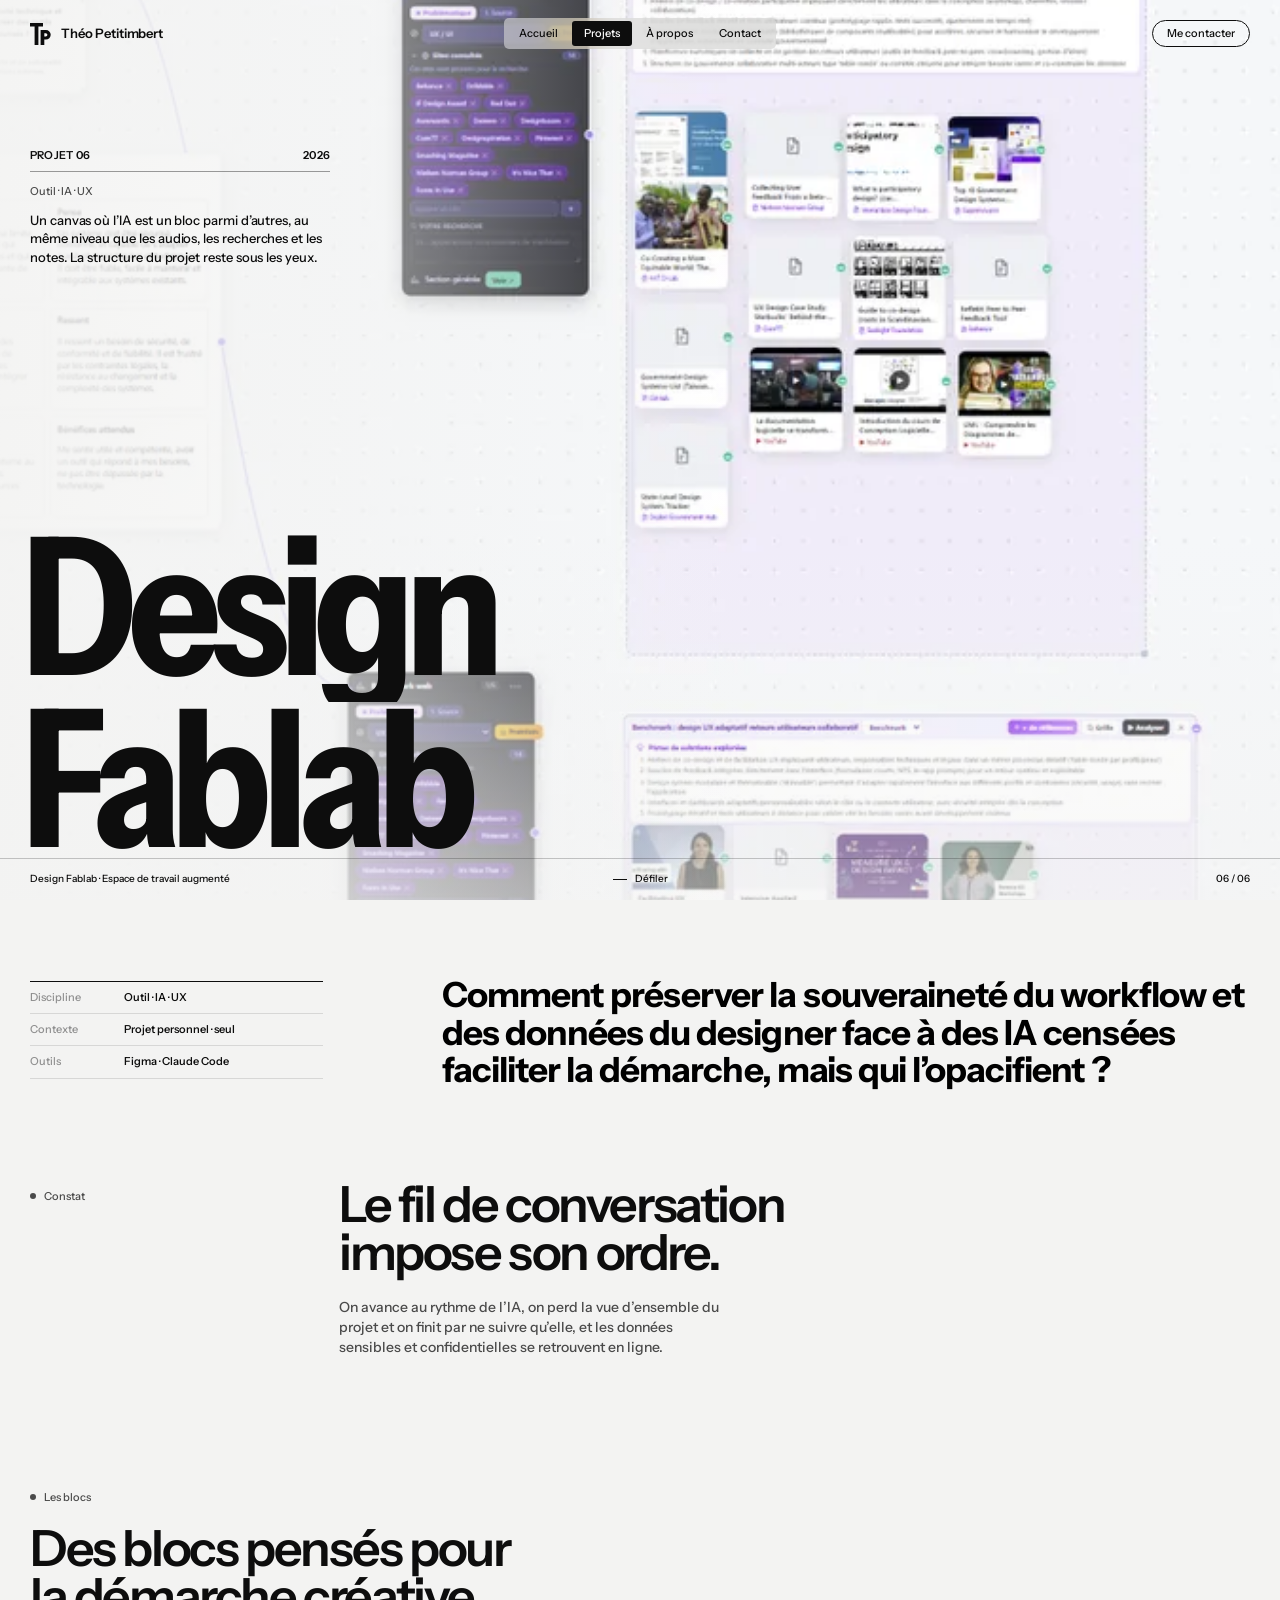
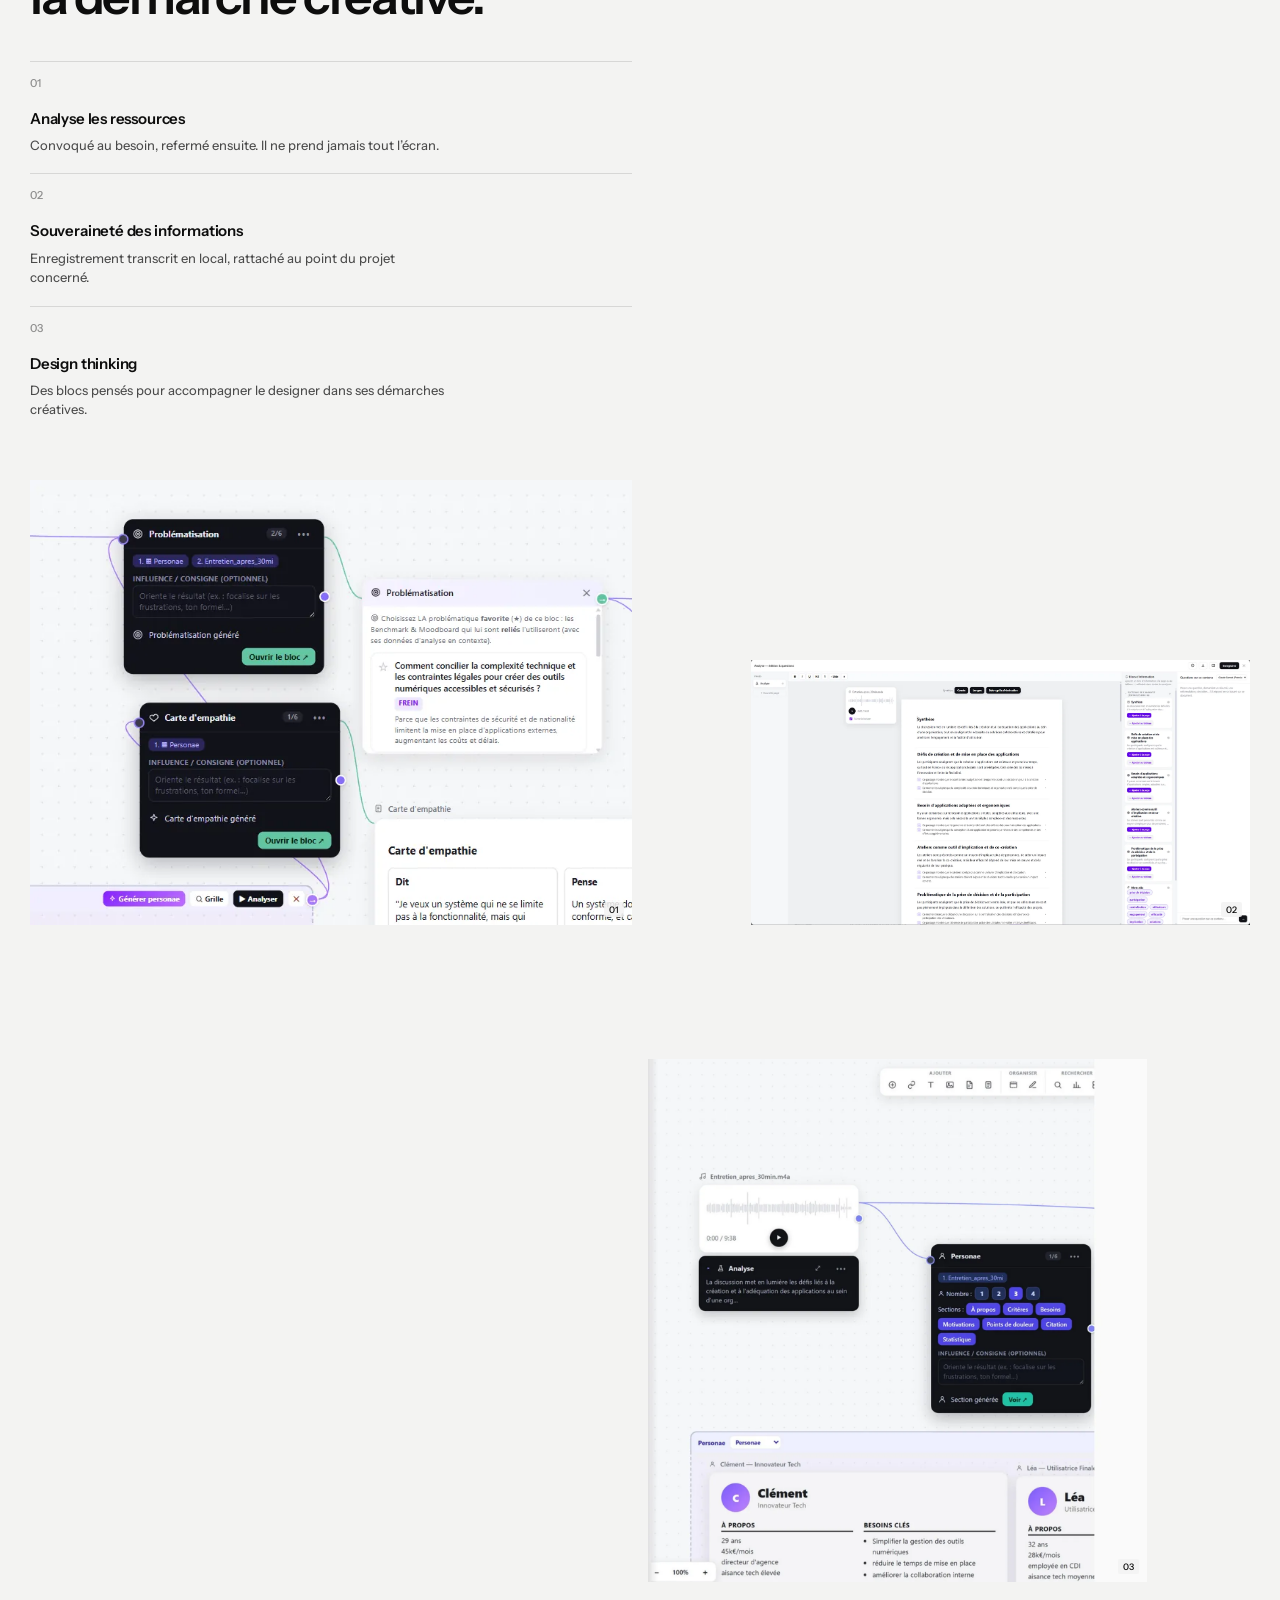
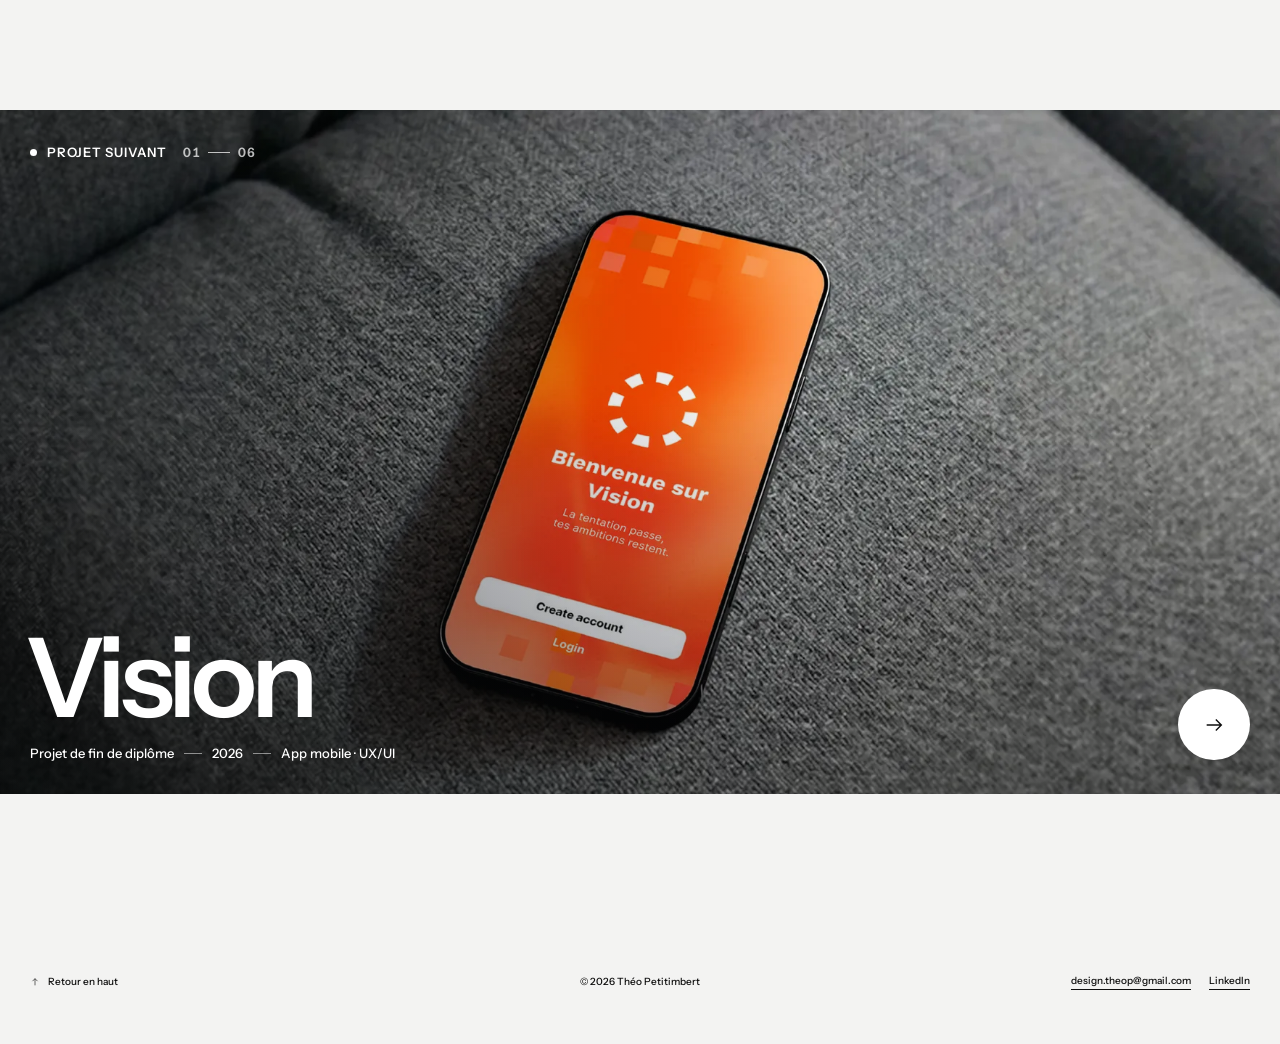
<file: projets/design-fablab.html>
<!doctype html>
<html lang="fr">
<head>
<meta charset="utf-8">
<meta name="viewport" content="width=device-width, initial-scale=1">
<title>Design Fablab · Théo Petitimbert</title>
<meta name="description" content="Un canvas où l’IA est un bloc parmi d’autres, au même niveau que les audios, les recherches et les notes. La structure du projet reste sous les yeux.">
<meta name="theme-color" content="#F3F3F2">
<meta property="og:title" content="Design Fablab · Théo Petitimbert">
<meta property="og:description" content="Un canvas où l’IA est un bloc parmi d’autres, au même niveau que les audios, les recherches et les notes. La structure du projet reste sous les yeux.">
<meta property="og:image" content="../assets/img/thumb-fablab.webp">
<link rel="icon" href="../assets/favicon.svg" type="image/svg+xml">
<link rel="preconnect" href="https://fonts.googleapis.com">
<link rel="preconnect" href="https://fonts.gstatic.com" crossorigin>
<link href="https://fonts.googleapis.com/css2?family=Instrument+Sans:ital,wdth,wght@0,75..100,400..700;1,75..100,400..700&display=swap" rel="stylesheet">
<link rel="stylesheet" href="../assets/css/base.css?v=54239757">
<link rel="stylesheet" href="../assets/css/nav.css?v=d0eab731">
<link rel="stylesheet" href="../assets/css/project-hero.css?v=55a84b35">
<link rel="stylesheet" href="../assets/css/project-intro.css?v=e547567b">
<link rel="stylesheet" href="../assets/css/project-gallery.css?v=9bcfa7cf">
<link rel="stylesheet" href="../assets/css/project-next.css?v=09a3b1ac">
<script>document.documentElement.classList.add('js')</script>
</head>
<body class="page-project" id="top">
<main id="main">
  <section class="phero phero--light" data-chunk="phero" aria-labelledby="p-title" style="--z:2.1;--ox:80%;--oy:30%;--n:6">
    <a class="skip" href="#pintro">Aller au contenu</a>
    
  <header class="nav" data-nav>
    <a class="nav-logo" href="../index.html" aria-label="Théo Petitimbert, accueil"><svg class="nav-mark" viewBox="0 0 22 22" aria-hidden="true"><path fill="currentColor" fill-rule="evenodd" d="M0 0h13v3.4H8.4V22H4.6V3.4H0zM10.6 7h5.3a4.8 4.8 0 0 1 0 9.6h-1.6V22h-3.7zm3.7 3.2v3.2h1.5a1.6 1.6 0 0 0 0-3.2z"/></svg><span class="nav-logo-name" aria-hidden="true">Théo Petitimbert</span></a>
    <nav class="nav-pill" aria-label="Navigation principale"><a href="../index.html">Accueil</a><a href="../index.html#projets" aria-current="page">Projets</a><a href="../a-propos.html">À propos</a><a href="#contact">Contact</a></nav>
    <a class="nav-cta" href="mailto:design.theop@gmail.com">Me contacter</a>
  </header>
    <div class="phero-media"><img src="../assets/img/fablab-canvas.webp" alt="Design Fablab, image de couverture" width="1800" height="997" fetchpriority="high" decoding="async"></div>
    <div class="phero-head">
      <p class="phero-kicker"><span>Projet 06</span><span>2026</span></p>
      <p class="phero-tags">Outil · IA · UX</p>
      <p class="phero-text">Un canvas où l’IA est un bloc parmi d’autres, au même niveau que les audios, les recherches et les notes. La structure du projet reste sous les yeux.</p>
    </div>
    <h1 class="phero-title phero-title--2" id="p-title"><span><span style="--d:0.08s">Design</span></span><span><span style="--d:0.17s">Fablab</span></span></h1>
    <div class="phero-bar">
      <span>Design Fablab · Espace de travail augmenté</span>
      <a href="#pintro"><i aria-hidden="true"></i>Défiler</a>
      <span>06 / 06</span>
    </div>
  </section>
  <section class="pintro grid" id="pintro" data-chunk="pintro" aria-label="Présentation du projet">
    <dl class="pintro-meta" data-reveal>
      <div><dt>Discipline</dt><dd>Outil · IA · UX</dd></div>
      <div><dt>Contexte</dt><dd>Projet personnel · seul</dd></div>
      <div><dt>Outils</dt><dd>Figma · Claude Code</dd></div>
    </dl>
    <p class="pintro-lead" data-reveal style="--d:.1s">Comment préserver la souveraineté du workflow et des données du designer face à des IA censées faciliter la démarche, mais qui l’opacifient ?</p>
  </section>
  <div class="pgallery" data-chunk="pgallery">
    <section class="g-row g-text grid">
      <div class="g-text-label" data-reveal><p class="g-label"><span>Constat</span></p></div>
      <div class="g-body" data-reveal style="--d:.08s"><h2 class="g-title g-title--poster">Le fil de conversation impose son ordre.</h2><p class="g-p">On avance au rythme de l’IA, on perd la vue d’ensemble du projet et on finit par ne suivre qu’elle, et les données sensibles et confidentielles se retrouvent en ligne.</p></div>
    </section>
    <section class="g-row g-duo grid">
      <div class="g-copy" data-reveal><p class="g-label"><span>Les blocs</span></p><h2 class="g-title">Des blocs pensés pour la démarche créative.</h2><ol class="g-list" style="--n:1"><li><span class="g-n" aria-hidden="true">01</span><h3>Analyse les ressources</h3><p>Convoqué au besoin, refermé ensuite. Il ne prend jamais tout l’écran.</p></li><li><span class="g-n" aria-hidden="true">02</span><h3>Souveraineté des informations</h3><p>Enregistrement transcrit en local, rattaché au point du projet concerné.</p></li><li><span class="g-n" aria-hidden="true">03</span><h3>Design thinking</h3><p>Des blocs pensés pour accompagner le designer dans ses démarches créatives.</p></li></ol></div>
      <figure class="g-fig g-duo-a" data-reveal>
        <div class="frame" style="aspect-ratio:820/606"><img src="../assets/img/fablab-block-1.webp" alt="Blocs de problématisation et carte d’empathie" width="820" height="606" loading="lazy" decoding="async"></div>
        <span class="g-n-tag" aria-hidden="true">01</span>
      </figure>
      <figure class="g-fig g-duo-b" data-reveal style="--d:.12s">
        <div class="frame" style="aspect-ratio:1475/782"><img src="../assets/img/fablab-block-2.webp" alt="Synthèse générée et rattachée au projet" width="1475" height="782" loading="lazy" decoding="async"></div>
        <span class="g-n-tag" aria-hidden="true">02</span>
      </figure>
    </section>
    <div class="g-row g-img grid g-img--narrow">
      <figure class="g-fig" data-reveal>
        <div class="frame" style="aspect-ratio:1407/1473"><img src="../assets/img/fablab-cover.webp" alt="Bloc audio, analyse et persona reliés sur le canvas" width="1407" height="1473" loading="lazy" decoding="async"></div>
        <span class="g-n-tag" aria-hidden="true">03</span>
      </figure>
    </div>
  </div>
</main>
<div class="pnext" data-chunk="pnext">
  <a class="pnext-link is-left is-dark" style="--pn-a:0.46" href="vision.html" data-tone="dark" aria-label="Projet suivant : Vision">
    <img src="../assets/img/vision-cover.webp" alt="" width="1800" height="1012" loading="lazy" decoding="async">
    <span class="pnext-veil" aria-hidden="true"></span>
    <span class="pnext-top" aria-hidden="true"><span class="pnext-kicker">Projet suivant</span><span class="pnext-count">01<i></i>06</span></span>
    <span class="pnext-body">
      <span class="pnext-title">Vision</span>
      <span class="pnext-meta"><span>Projet de fin de diplôme</span><span>2026</span><span>App mobile · UX/UI</span></span>
    </span>
    <span class="pnext-go" aria-hidden="true"><span class="pnext-go-label">Voir le projet</span><span class="pnext-go-disc"><svg class="arrow" viewBox="0 0 24 24" aria-hidden="true"><path d="M4 12h16M14 6l6 6-6 6" fill="none" stroke="currentColor" stroke-width="1.5"/></svg></span></span>
  </a>
  <footer class="pbar" id="contact">
    <a href="#top"><svg class="arrow" viewBox="0 0 24 24" aria-hidden="true"><path d="M12 20V4M6 10l6-6 6 6" fill="none" stroke="currentColor" stroke-width="1.5"/></svg> Retour en haut</a>
    <span>© 2026 Théo Petitimbert</span>
    <span><a class="ulink" href="mailto:design.theop@gmail.com">design.theop@gmail.com</a><a class="ulink" href="https://www.linkedin.com/in/theopetitimbert/" target="_blank" rel="noopener">LinkedIn</a></span>
  </footer>
</div>
<script src="../assets/js/base.js?v=b669b8e9" defer></script>
</body>
</html>
</file>
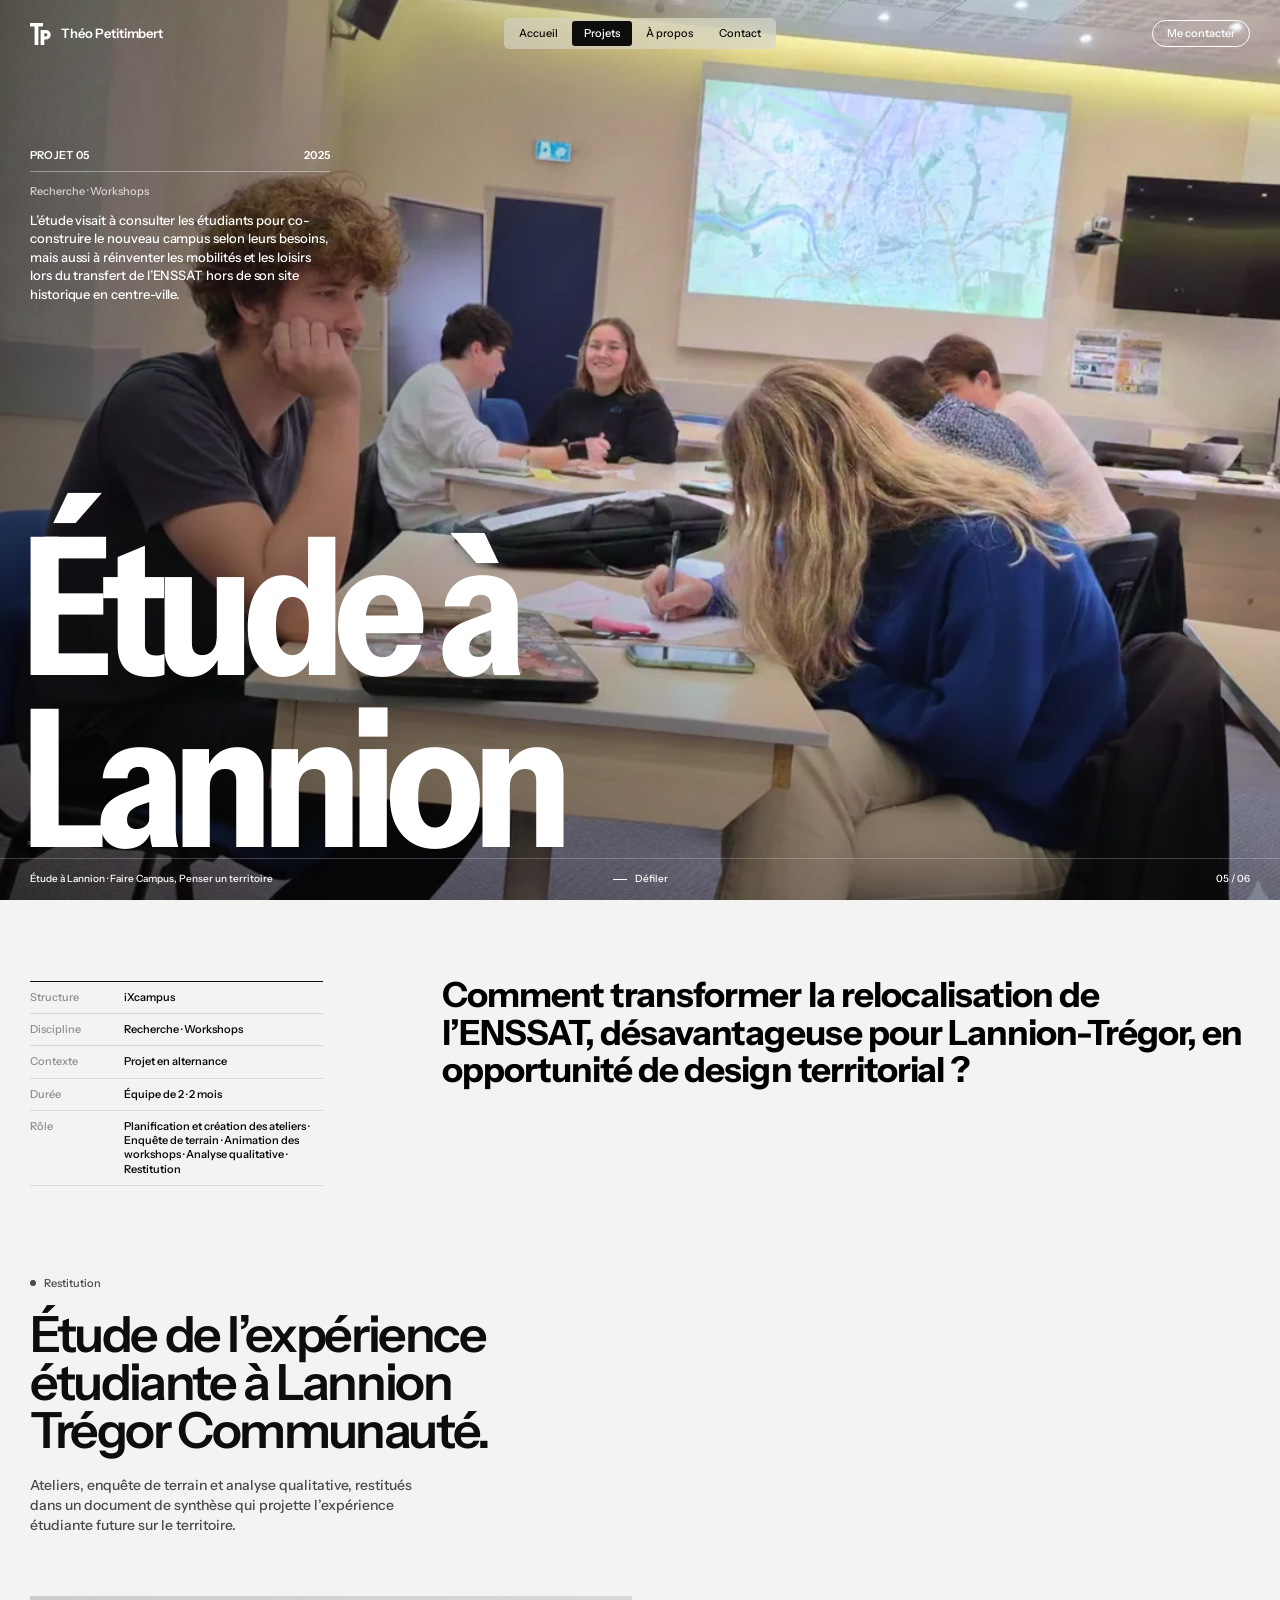
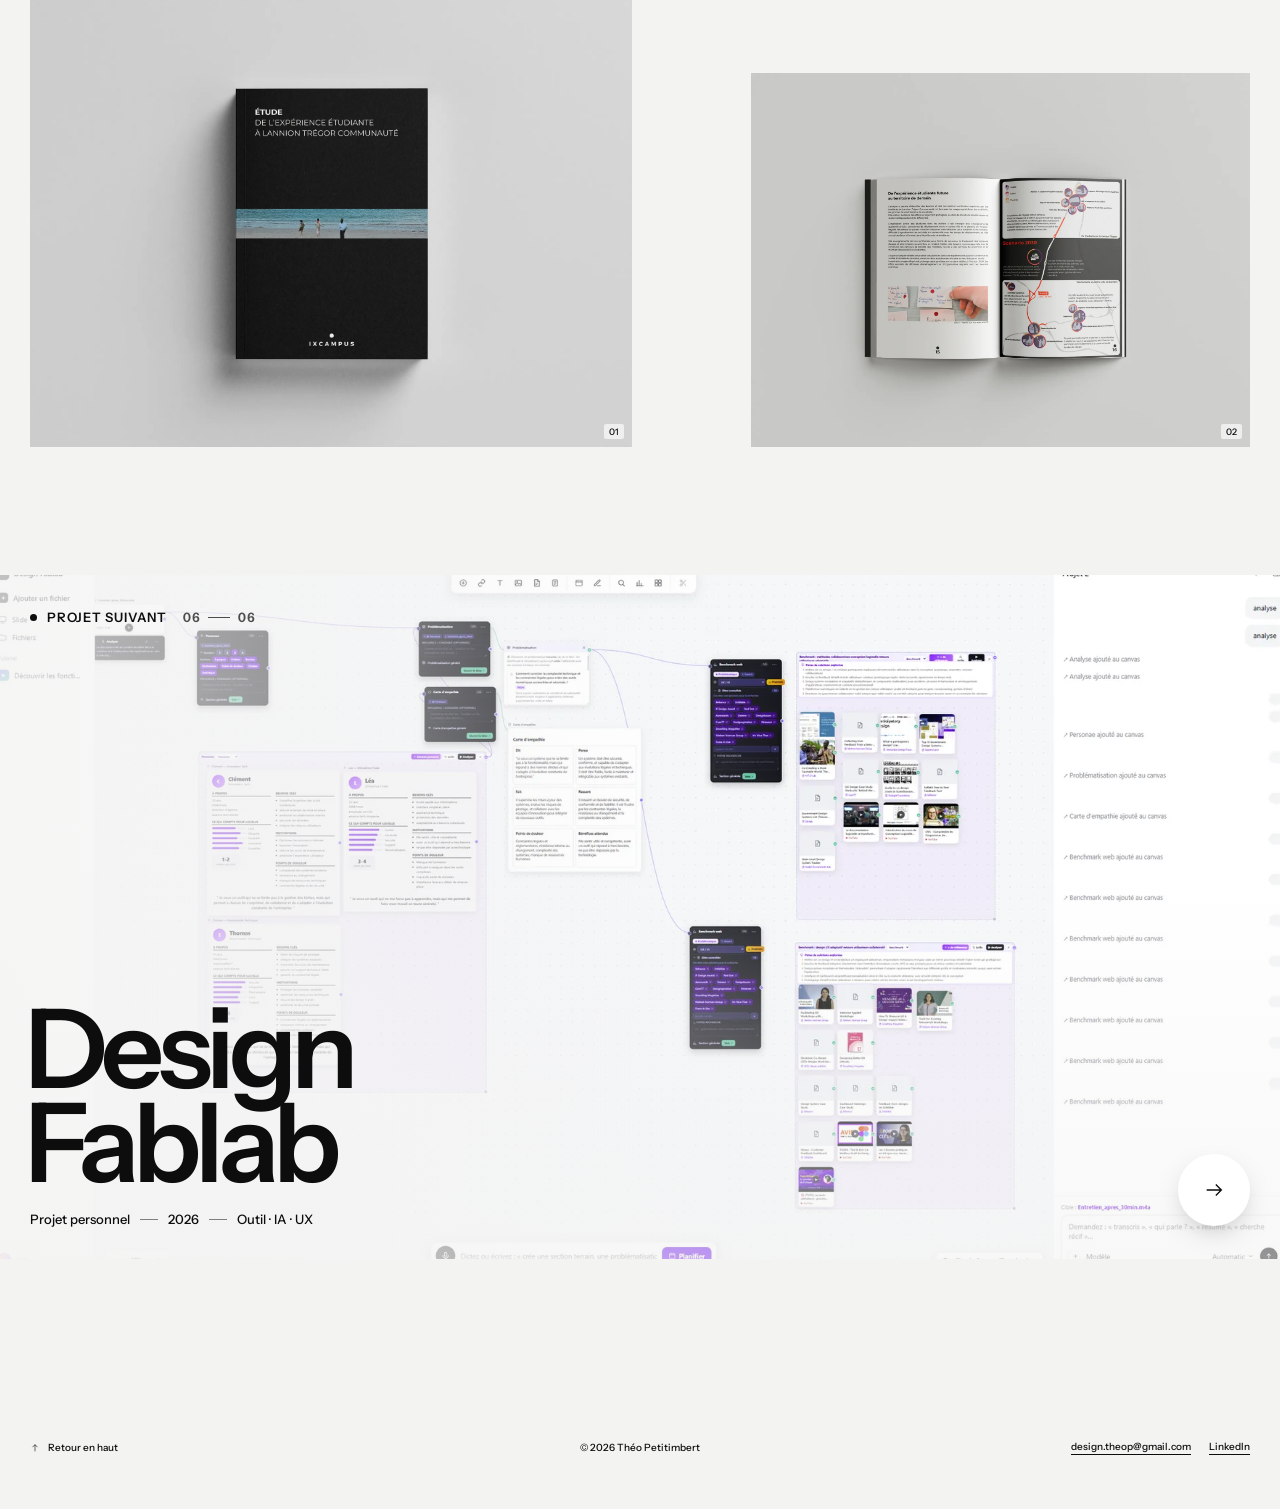
<file: projets/lannion.html>
<!doctype html>
<html lang="fr">
<head>
<meta charset="utf-8">
<meta name="viewport" content="width=device-width, initial-scale=1">
<title>Étude à Lannion · Théo Petitimbert</title>
<meta name="description" content="L’étude visait à consulter les étudiants pour co-construire le nouveau campus selon leurs besoins, mais aussi à réinventer les mobilités et les loisirs lors du transfert de l’ENSSAT hors de son site historique en centre-ville.">
<meta name="theme-color" content="#F3F3F2">
<meta property="og:title" content="Étude à Lannion · Théo Petitimbert">
<meta property="og:description" content="L’étude visait à consulter les étudiants pour co-construire le nouveau campus selon leurs besoins, mais aussi à réinventer les mobilités et les loisirs lors du transfert de l’ENSSAT hors de son site historique en centre-ville.">
<meta property="og:image" content="../assets/img/thumb-lannion.webp">
<link rel="icon" href="../assets/favicon.svg" type="image/svg+xml">
<link rel="preconnect" href="https://fonts.googleapis.com">
<link rel="preconnect" href="https://fonts.gstatic.com" crossorigin>
<link href="https://fonts.googleapis.com/css2?family=Instrument+Sans:ital,wdth,wght@0,75..100,400..700;1,75..100,400..700&display=swap" rel="stylesheet">
<link rel="stylesheet" href="../assets/css/base.css?v=54239757">
<link rel="stylesheet" href="../assets/css/nav.css?v=d0eab731">
<link rel="stylesheet" href="../assets/css/project-hero.css?v=55a84b35">
<link rel="stylesheet" href="../assets/css/project-intro.css?v=e547567b">
<link rel="stylesheet" href="../assets/css/project-gallery.css?v=9bcfa7cf">
<link rel="stylesheet" href="../assets/css/project-next.css?v=09a3b1ac">
<script>document.documentElement.classList.add('js')</script>
</head>
<body class="page-project" id="top">
<main id="main">
  <section class="phero phero--dark" data-chunk="phero" data-tone="dark" aria-labelledby="p-title" style="--z:1.12;--ox:70%;--oy:45%;--n:7">
    <a class="skip" href="#pintro">Aller au contenu</a>
    
  <header class="nav" data-nav>
    <a class="nav-logo" href="../index.html" aria-label="Théo Petitimbert, accueil"><svg class="nav-mark" viewBox="0 0 22 22" aria-hidden="true"><path fill="currentColor" fill-rule="evenodd" d="M0 0h13v3.4H8.4V22H4.6V3.4H0zM10.6 7h5.3a4.8 4.8 0 0 1 0 9.6h-1.6V22h-3.7zm3.7 3.2v3.2h1.5a1.6 1.6 0 0 0 0-3.2z"/></svg><span class="nav-logo-name" aria-hidden="true">Théo Petitimbert</span></a>
    <nav class="nav-pill" aria-label="Navigation principale"><a href="../index.html">Accueil</a><a href="../index.html#projets" aria-current="page">Projets</a><a href="../a-propos.html">À propos</a><a href="#contact">Contact</a></nav>
    <a class="nav-cta" href="mailto:design.theop@gmail.com">Me contacter</a>
  </header>
    <div class="phero-media"><img src="../assets/img/lannion-cover.webp" alt="Étude à Lannion, image de couverture" width="1184" height="864" fetchpriority="high" decoding="async"></div>
    <div class="phero-head">
      <p class="phero-kicker"><span>Projet 05</span><span>2025</span></p>
      <p class="phero-tags">Recherche · Workshops</p>
      <p class="phero-text">L’étude visait à consulter les étudiants pour co-construire le nouveau campus selon leurs besoins, mais aussi à réinventer les mobilités et les loisirs lors du transfert de l’ENSSAT hors de son site historique en centre-ville.</p>
    </div>
    <h1 class="phero-title phero-title--2" id="p-title"><span><span style="--d:0.08s">Étude à</span></span><span><span style="--d:0.17s">Lannion</span></span></h1>
    <div class="phero-bar">
      <span>Étude à Lannion · Faire Campus, Penser un territoire</span>
      <a href="#pintro"><i aria-hidden="true"></i>Défiler</a>
      <span>05 / 06</span>
    </div>
  </section>
  <section class="pintro grid" id="pintro" data-chunk="pintro" aria-label="Présentation du projet">
    <dl class="pintro-meta" data-reveal>
      <div><dt>Structure</dt><dd>iXcampus</dd></div>
      <div><dt>Discipline</dt><dd>Recherche · Workshops</dd></div>
      <div><dt>Contexte</dt><dd>Projet en alternance</dd></div>
      <div><dt>Durée</dt><dd>Équipe de 2 · 2 mois</dd></div>
      <div><dt>Rôle</dt><dd>Planification et création des ateliers · Enquête de terrain · Animation des workshops · Analyse qualitative · Restitution</dd></div>
    </dl>
    <p class="pintro-lead" data-reveal style="--d:.1s">Comment transformer la relocalisation de l’ENSSAT, désavantageuse pour Lannion-Trégor, en opportunité de design territorial ?</p>
  </section>
  <div class="pgallery" data-chunk="pgallery">
    <section class="g-row g-duo grid">
      <div class="g-copy" data-reveal><p class="g-label"><span>Restitution</span></p><h2 class="g-title">Étude de l’expérience étudiante à Lannion Trégor Communauté.</h2><p class="g-p">Ateliers, enquête de terrain et analyse qualitative, restitués dans un document de synthèse qui projette l’expérience étudiante future sur le territoire.</p></div>
      <figure class="g-fig g-duo-a" data-reveal>
        <div class="frame" style="aspect-ratio:1800/1350"><img src="../assets/img/lannion-book.webp" alt="Couverture de l’étude" width="1800" height="1350" loading="lazy" decoding="async"></div>
        <span class="g-n-tag" aria-hidden="true">01</span>
      </figure>
      <figure class="g-fig g-duo-b" data-reveal style="--d:.12s">
        <div class="frame" style="aspect-ratio:1800/1350"><img src="../assets/img/lannion-spread.webp" alt="Double page : scénario 2030" width="1800" height="1350" loading="lazy" decoding="async"></div>
        <span class="g-n-tag" aria-hidden="true">02</span>
      </figure>
    </section>
  </div>
</main>
<div class="pnext" data-chunk="pnext">
  <a class="pnext-link is-left is-light" style="--pn-a:0.78" href="design-fablab.html" aria-label="Projet suivant : Design Fablab">
    <img src="../assets/img/fablab-canvas.webp" alt="" width="1800" height="997" loading="lazy" decoding="async">
    <span class="pnext-veil" aria-hidden="true"></span>
    <span class="pnext-top" aria-hidden="true"><span class="pnext-kicker">Projet suivant</span><span class="pnext-count">06<i></i>06</span></span>
    <span class="pnext-body">
      <span class="pnext-title">Design Fablab</span>
      <span class="pnext-meta"><span>Projet personnel</span><span>2026</span><span>Outil · IA · UX</span></span>
    </span>
    <span class="pnext-go" aria-hidden="true"><span class="pnext-go-label">Voir le projet</span><span class="pnext-go-disc"><svg class="arrow" viewBox="0 0 24 24" aria-hidden="true"><path d="M4 12h16M14 6l6 6-6 6" fill="none" stroke="currentColor" stroke-width="1.5"/></svg></span></span>
  </a>
  <footer class="pbar" id="contact">
    <a href="#top"><svg class="arrow" viewBox="0 0 24 24" aria-hidden="true"><path d="M12 20V4M6 10l6-6 6 6" fill="none" stroke="currentColor" stroke-width="1.5"/></svg> Retour en haut</a>
    <span>© 2026 Théo Petitimbert</span>
    <span><a class="ulink" href="mailto:design.theop@gmail.com">design.theop@gmail.com</a><a class="ulink" href="https://www.linkedin.com/in/theopetitimbert/" target="_blank" rel="noopener">LinkedIn</a></span>
  </footer>
</div>
<script src="../assets/js/base.js?v=b669b8e9" defer></script>
</body>
</html>
</file>
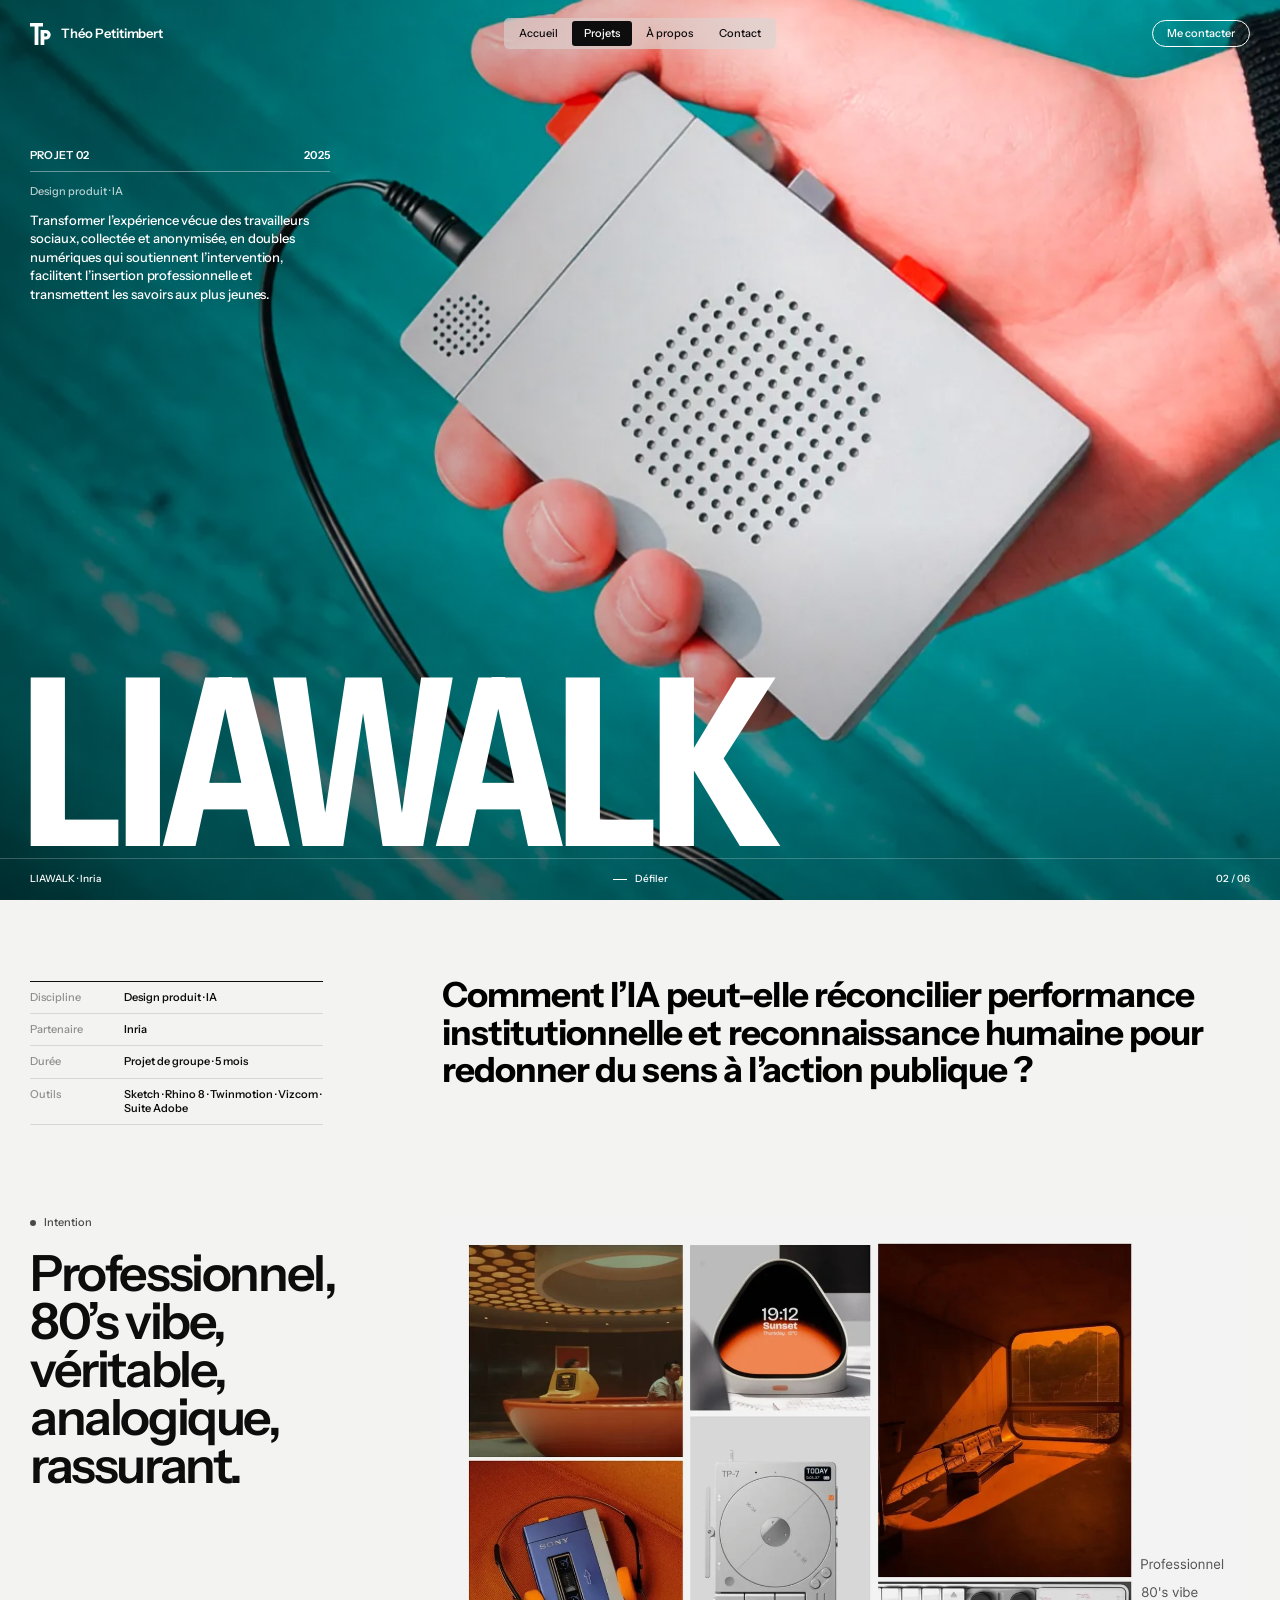
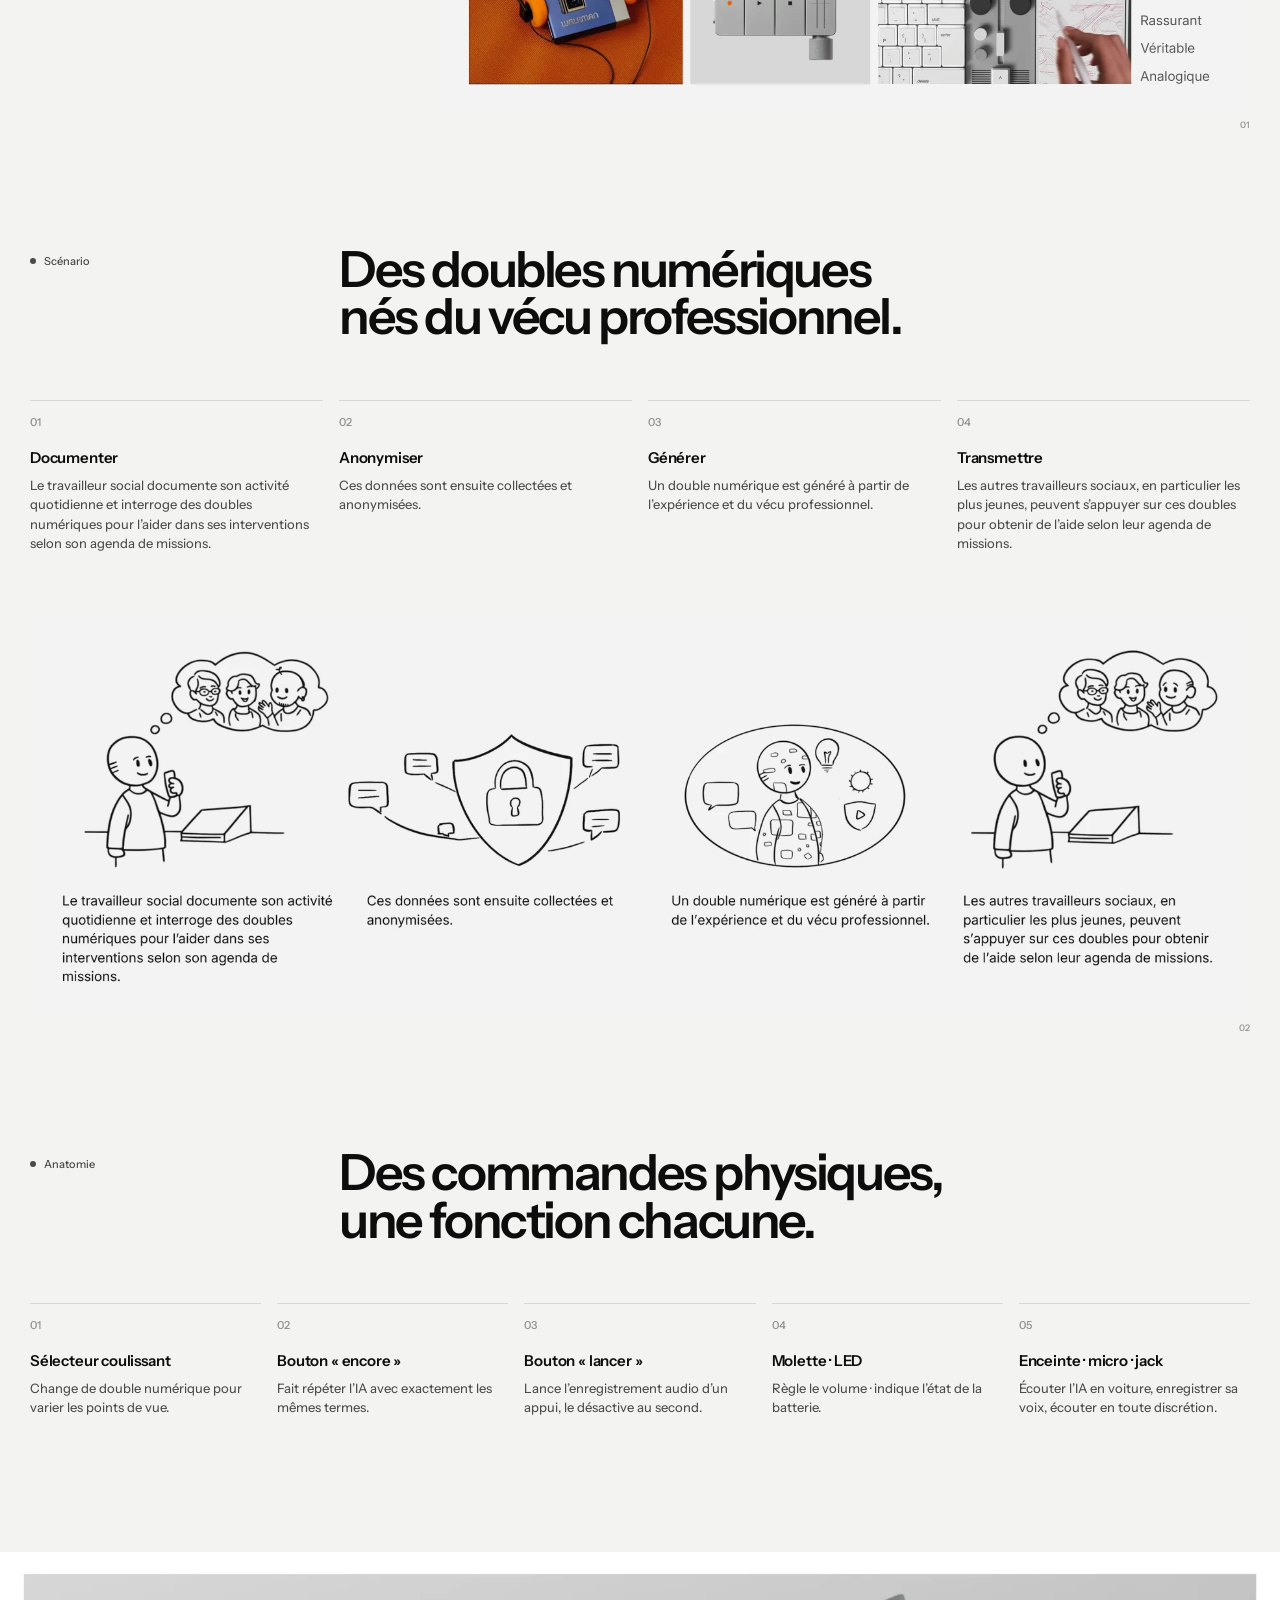
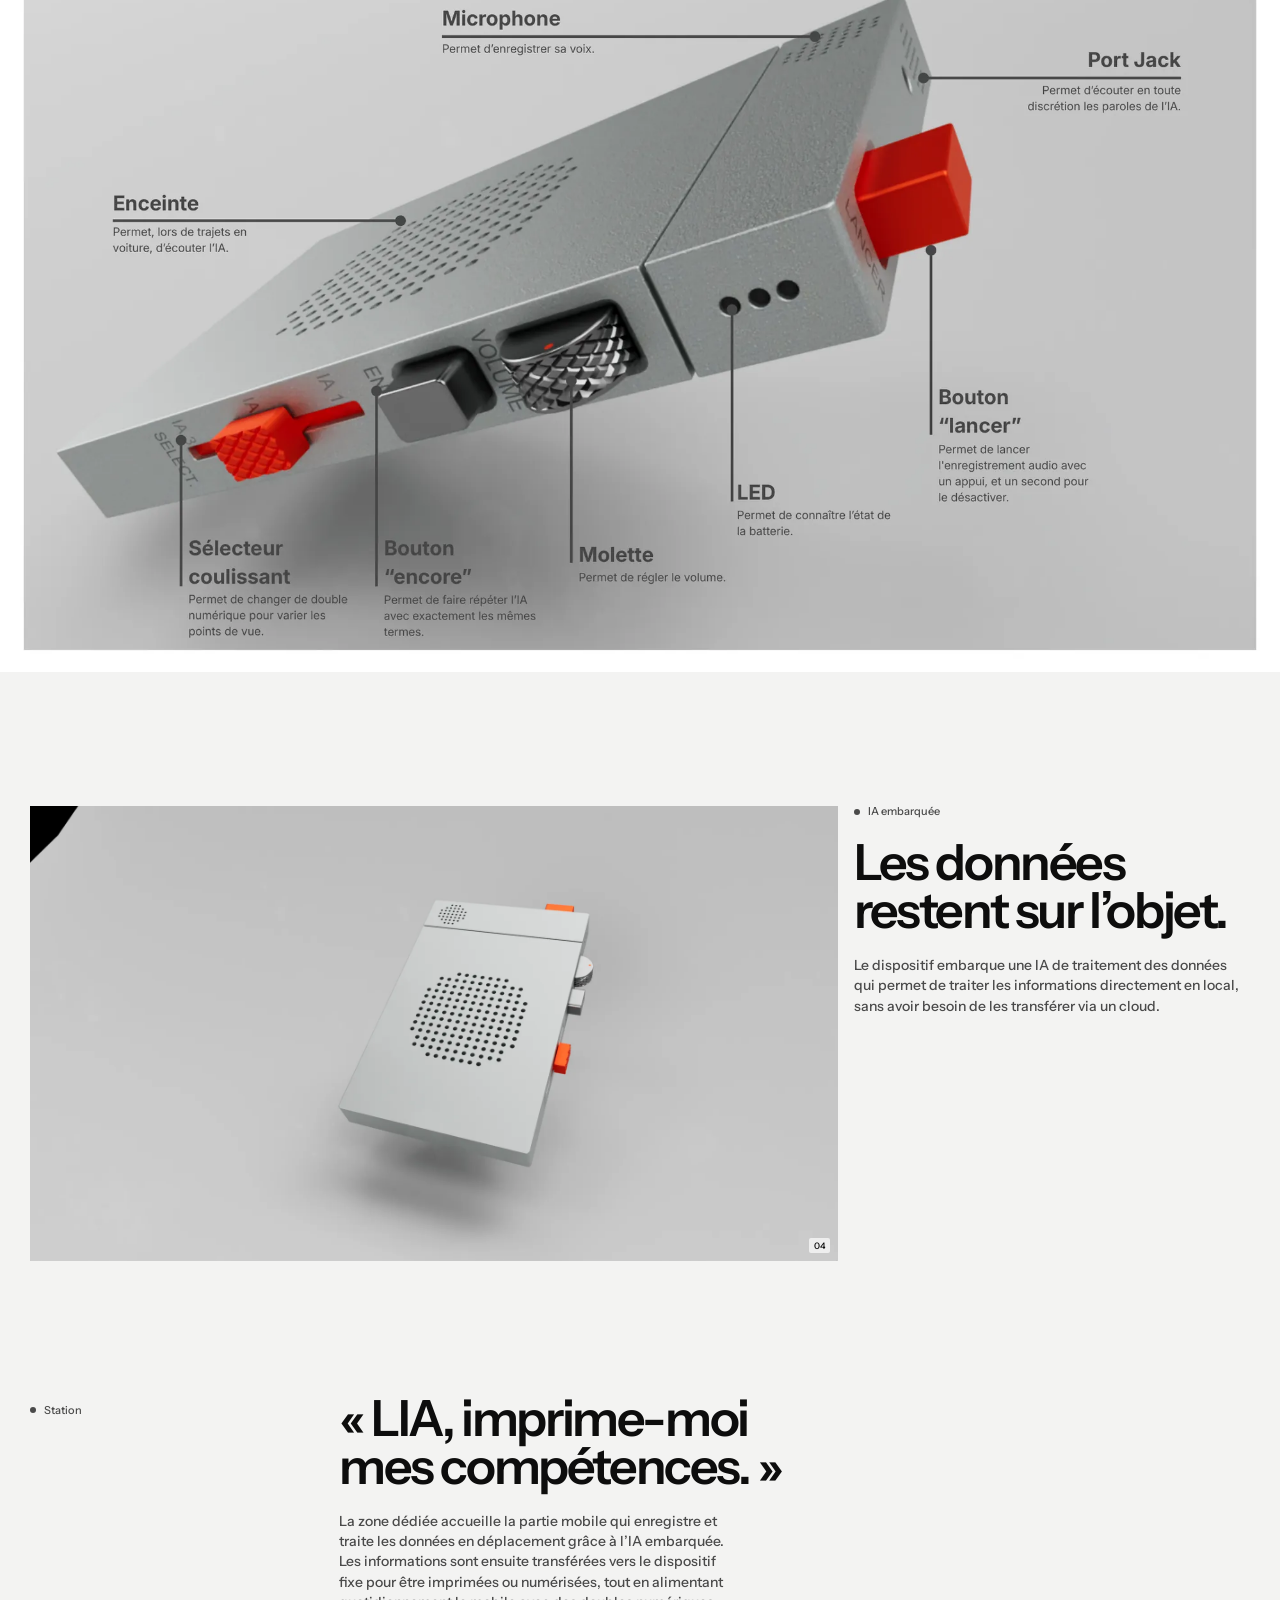
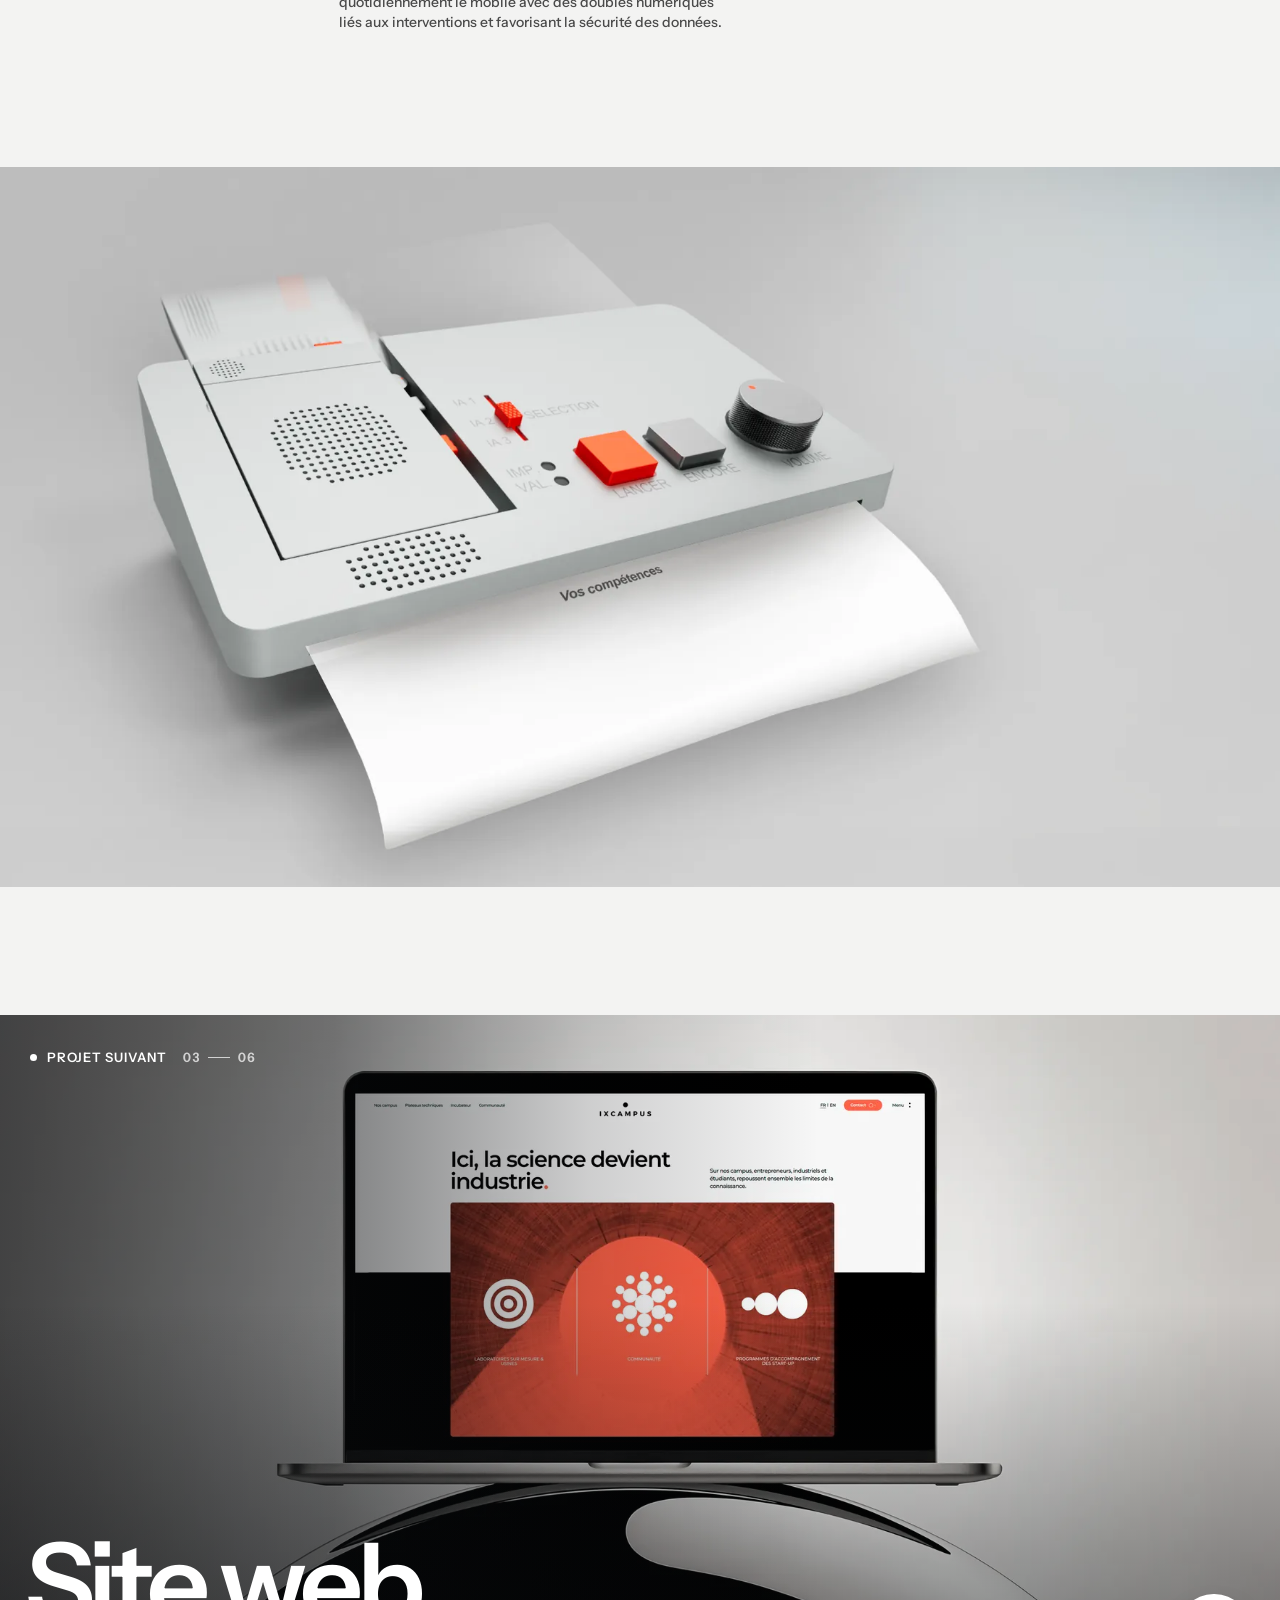
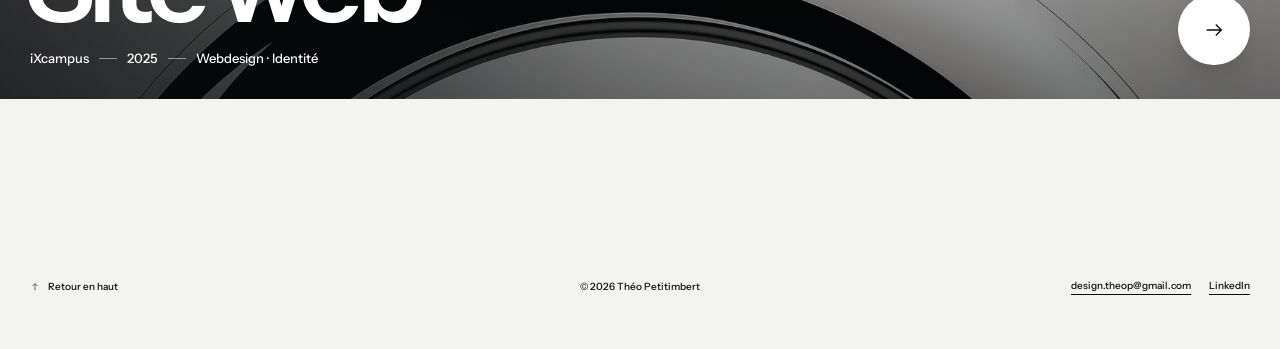
<file: projets/liawalk.html>
<!doctype html>
<html lang="fr">
<head>
<meta charset="utf-8">
<meta name="viewport" content="width=device-width, initial-scale=1">
<title>LIAWALK · Théo Petitimbert</title>
<meta name="description" content="Transformer l’expérience vécue des travailleurs sociaux, collectée et anonymisée, en doubles numériques qui soutiennent l’intervention, facilitent l’insertion professionnelle et transmettent les savoirs aux plus jeunes.">
<meta name="theme-color" content="#F3F3F2">
<meta property="og:title" content="LIAWALK · Théo Petitimbert">
<meta property="og:description" content="Transformer l’expérience vécue des travailleurs sociaux, collectée et anonymisée, en doubles numériques qui soutiennent l’intervention, facilitent l’insertion professionnelle et transmettent les savoirs aux plus jeunes.">
<meta property="og:image" content="../assets/img/thumb-liawalk.webp">
<link rel="icon" href="../assets/favicon.svg" type="image/svg+xml">
<link rel="preconnect" href="https://fonts.googleapis.com">
<link rel="preconnect" href="https://fonts.gstatic.com" crossorigin>
<link href="https://fonts.googleapis.com/css2?family=Instrument+Sans:ital,wdth,wght@0,75..100,400..700;1,75..100,400..700&display=swap" rel="stylesheet">
<link rel="stylesheet" href="../assets/css/base.css?v=54239757">
<link rel="stylesheet" href="../assets/css/nav.css?v=d0eab731">
<link rel="stylesheet" href="../assets/css/project-hero.css?v=55a84b35">
<link rel="stylesheet" href="../assets/css/project-intro.css?v=e547567b">
<link rel="stylesheet" href="../assets/css/project-gallery.css?v=9bcfa7cf">
<link rel="stylesheet" href="../assets/css/project-next.css?v=09a3b1ac">
<script>document.documentElement.classList.add('js')</script>
</head>
<body class="page-project" id="top">
<main id="main">
  <section class="phero phero--dark" data-chunk="phero" data-tone="dark" aria-labelledby="p-title" style="--z:1.18;--ox:78%;--oy:30%;--n:7">
    <a class="skip" href="#pintro">Aller au contenu</a>
    
  <header class="nav" data-nav>
    <a class="nav-logo" href="../index.html" aria-label="Théo Petitimbert, accueil"><svg class="nav-mark" viewBox="0 0 22 22" aria-hidden="true"><path fill="currentColor" fill-rule="evenodd" d="M0 0h13v3.4H8.4V22H4.6V3.4H0zM10.6 7h5.3a4.8 4.8 0 0 1 0 9.6h-1.6V22h-3.7zm3.7 3.2v3.2h1.5a1.6 1.6 0 0 0 0-3.2z"/></svg><span class="nav-logo-name" aria-hidden="true">Théo Petitimbert</span></a>
    <nav class="nav-pill" aria-label="Navigation principale"><a href="../index.html">Accueil</a><a href="../index.html#projets" aria-current="page">Projets</a><a href="../a-propos.html">À propos</a><a href="#contact">Contact</a></nav>
    <a class="nav-cta" href="mailto:design.theop@gmail.com">Me contacter</a>
  </header>
    <div class="phero-media"><img src="../assets/img/liawalk-cover.webp" alt="LIAWALK, image de couverture" width="1800" height="1012" fetchpriority="high" decoding="async"></div>
    <div class="phero-head">
      <p class="phero-kicker"><span>Projet 02</span><span>2025</span></p>
      <p class="phero-tags">Design produit · IA</p>
      <p class="phero-text">Transformer l’expérience vécue des travailleurs sociaux, collectée et anonymisée, en doubles numériques qui soutiennent l’intervention, facilitent l’insertion professionnelle et transmettent les savoirs aux plus jeunes.</p>
    </div>
    <h1 class="phero-title phero-title--1" id="p-title"><span><span style="--d:0.08s">LIAWALK</span></span></h1>
    <div class="phero-bar">
      <span>LIAWALK · Inria</span>
      <a href="#pintro"><i aria-hidden="true"></i>Défiler</a>
      <span>02 / 06</span>
    </div>
  </section>
  <section class="pintro grid" id="pintro" data-chunk="pintro" aria-label="Présentation du projet">
    <dl class="pintro-meta" data-reveal>
      <div><dt>Discipline</dt><dd>Design produit · IA</dd></div>
      <div><dt>Partenaire</dt><dd>Inria</dd></div>
      <div><dt>Durée</dt><dd>Projet de groupe · 5 mois</dd></div>
      <div><dt>Outils</dt><dd>Sketch · Rhino 8 · Twinmotion · Vizcom · Suite Adobe</dd></div>
    </dl>
    <p class="pintro-lead" data-reveal style="--d:.1s">Comment l’IA peut-elle réconcilier performance institutionnelle et reconnaissance humaine pour redonner du sens à l’action publique ?</p>
  </section>
  <div class="pgallery" data-chunk="pgallery">
    <section class="g-row g-pair g-pair--side grid">
      <figure class="g-fig is-flat" data-reveal>
        <div class="frame" style="aspect-ratio:1516/927"><img src="../assets/img/pgallery-liawalk-moodboard.webp" alt="Planche d’inspiration" width="1516" height="927" loading="lazy" decoding="async"></div>
        <span class="g-n-tag" aria-hidden="true">01</span>
      </figure>
      <div class="g-copy" data-reveal style="--d:.1s"><p class="g-label"><span>Intention</span></p><h2 class="g-title">Professionnel, 80’s vibe, véritable, analogique, rassurant.</h2></div>
    </section>
    <section class="g-row g-stack">
    <section class="g-row g-text grid g-text--wide g-text--in">
      <div class="g-text-label" data-reveal><p class="g-label"><span>Scénario</span></p></div>
      <div class="g-body" data-reveal style="--d:.08s"><h2 class="g-title g-title--poster">Des doubles numériques nés du vécu professionnel.</h2></div>
      <div class="g-text-list" data-reveal style="--d:.14s"><ol class="g-list" style="--n:4"><li><span class="g-n" aria-hidden="true">01</span><h3>Documenter</h3><p>Le travailleur social documente son activité quotidienne et interroge des doubles numériques pour l’aider dans ses interventions selon son agenda de missions.</p></li><li><span class="g-n" aria-hidden="true">02</span><h3>Anonymiser</h3><p>Ces données sont ensuite collectées et anonymisées.</p></li><li><span class="g-n" aria-hidden="true">03</span><h3>Générer</h3><p>Un double numérique est généré à partir de l’expérience et du vécu professionnel.</p></li><li><span class="g-n" aria-hidden="true">04</span><h3>Transmettre</h3><p>Les autres travailleurs sociaux, en particulier les plus jeunes, peuvent s’appuyer sur ces doubles pour obtenir de l’aide selon leur agenda de missions.</p></li></ol></div>
    </section>
      <div class="grid"><figure class="g-fig is-flat" data-reveal>
        <div class="frame" style="aspect-ratio:1879/611"><img src="../assets/img/pgallery-liawalk-story.webp" alt="Storyboard du scénario d’usage" width="1879" height="611" loading="lazy" decoding="async"></div>
        <span class="g-n-tag" aria-hidden="true">02</span>
      </figure></div>
    </section>
    <section class="g-row g-text grid g-text--wide">
      <div class="g-text-label" data-reveal><p class="g-label"><span>Anatomie</span></p></div>
      <div class="g-body" data-reveal style="--d:.08s"><h2 class="g-title g-title--poster">Des commandes physiques, une fonction chacune.</h2></div>
      <div class="g-text-list" data-reveal style="--d:.14s"><ol class="g-list" style="--n:5"><li><span class="g-n" aria-hidden="true">01</span><h3>Sélecteur coulissant</h3><p>Change de double numérique pour varier les points de vue.</p></li><li><span class="g-n" aria-hidden="true">02</span><h3>Bouton « encore »</h3><p>Fait répéter l’IA avec exactement les mêmes termes.</p></li><li><span class="g-n" aria-hidden="true">03</span><h3>Bouton « lancer »</h3><p>Lance l’enregistrement audio d’un appui, le désactive au second.</p></li><li><span class="g-n" aria-hidden="true">04</span><h3>Molette · LED</h3><p>Règle le volume · indique l’état de la batterie.</p></li><li><span class="g-n" aria-hidden="true">05</span><h3>Enceinte · micro · jack</h3><p>Écouter l’IA en voiture, enregistrer sa voix, écouter en toute discrétion.</p></li></ol></div>
    </section>
    <figure class="g-row g-full g-full--dark" data-tone="dark">
      <div class="frame" style="--ar:2000/1125"><img src="../assets/img/liawalk-anatomy.webp" alt="Vue annotée du dispositif LIAWALK" width="2000" height="1125" loading="lazy" decoding="async"></div>
    </figure>
    <section class="g-row g-pair g-pair--side grid is-flip">
      <figure class="g-fig" data-reveal>
        <div class="frame" style="aspect-ratio:1800/1012"><img src="../assets/img/liawalk-float.webp" alt="Rendu 3D du dispositif mobile" width="1800" height="1012" loading="lazy" decoding="async"></div>
        <span class="g-n-tag" aria-hidden="true">04</span>
      </figure>
      <div class="g-copy" data-reveal style="--d:.1s"><p class="g-label"><span>IA embarquée</span></p><h2 class="g-title">Les données restent sur l’objet.</h2><p class="g-p">Le dispositif embarque une IA de traitement des données qui permet de traiter les informations directement en local, sans avoir besoin de les transférer via un cloud.</p></div>
    </section>
    <section class="g-row g-text grid">
      <div class="g-text-label" data-reveal><p class="g-label"><span>Station</span></p></div>
      <div class="g-body" data-reveal style="--d:.08s"><h2 class="g-title g-title--poster">« LIA, imprime-moi mes compétences. »</h2><p class="g-p">La zone dédiée accueille la partie mobile qui enregistre et traite les données en déplacement grâce à l’IA embarquée. Les informations sont ensuite transférées vers le dispositif fixe pour être imprimées ou numérisées, tout en alimentant quotidiennement le mobile avec des doubles numériques liés aux interventions et favorisant la sécurité des données.</p></div>
    </section>
    <figure class="g-row g-full g-full--light">
      <div class="frame" style="--ar:1800/1012"><img src="../assets/img/liawalk-station.webp" alt="Station fixe qui imprime les compétences" width="1800" height="1012" loading="lazy" decoding="async"></div>
    </figure>
  </div>
</main>
<div class="pnext" data-chunk="pnext">
  <a class="pnext-link is-left is-dark" style="--pn-a:0.69" href="site-ixcampus.html" data-tone="dark" aria-label="Projet suivant : Site web">
    <img src="../assets/img/ixcampus-cover.webp" alt="" width="1800" height="1350" loading="lazy" decoding="async">
    <span class="pnext-veil" aria-hidden="true"></span>
    <span class="pnext-top" aria-hidden="true"><span class="pnext-kicker">Projet suivant</span><span class="pnext-count">03<i></i>06</span></span>
    <span class="pnext-body">
      <span class="pnext-title">Site web</span>
      <span class="pnext-meta"><span>iXcampus</span><span>2025</span><span>Webdesign · Identité</span></span>
    </span>
    <span class="pnext-go" aria-hidden="true"><span class="pnext-go-label">Voir le projet</span><span class="pnext-go-disc"><svg class="arrow" viewBox="0 0 24 24" aria-hidden="true"><path d="M4 12h16M14 6l6 6-6 6" fill="none" stroke="currentColor" stroke-width="1.5"/></svg></span></span>
  </a>
  <footer class="pbar" id="contact">
    <a href="#top"><svg class="arrow" viewBox="0 0 24 24" aria-hidden="true"><path d="M12 20V4M6 10l6-6 6 6" fill="none" stroke="currentColor" stroke-width="1.5"/></svg> Retour en haut</a>
    <span>© 2026 Théo Petitimbert</span>
    <span><a class="ulink" href="mailto:design.theop@gmail.com">design.theop@gmail.com</a><a class="ulink" href="https://www.linkedin.com/in/theopetitimbert/" target="_blank" rel="noopener">LinkedIn</a></span>
  </footer>
</div>
<script src="../assets/js/base.js?v=b669b8e9" defer></script>
</body>
</html>
</file>
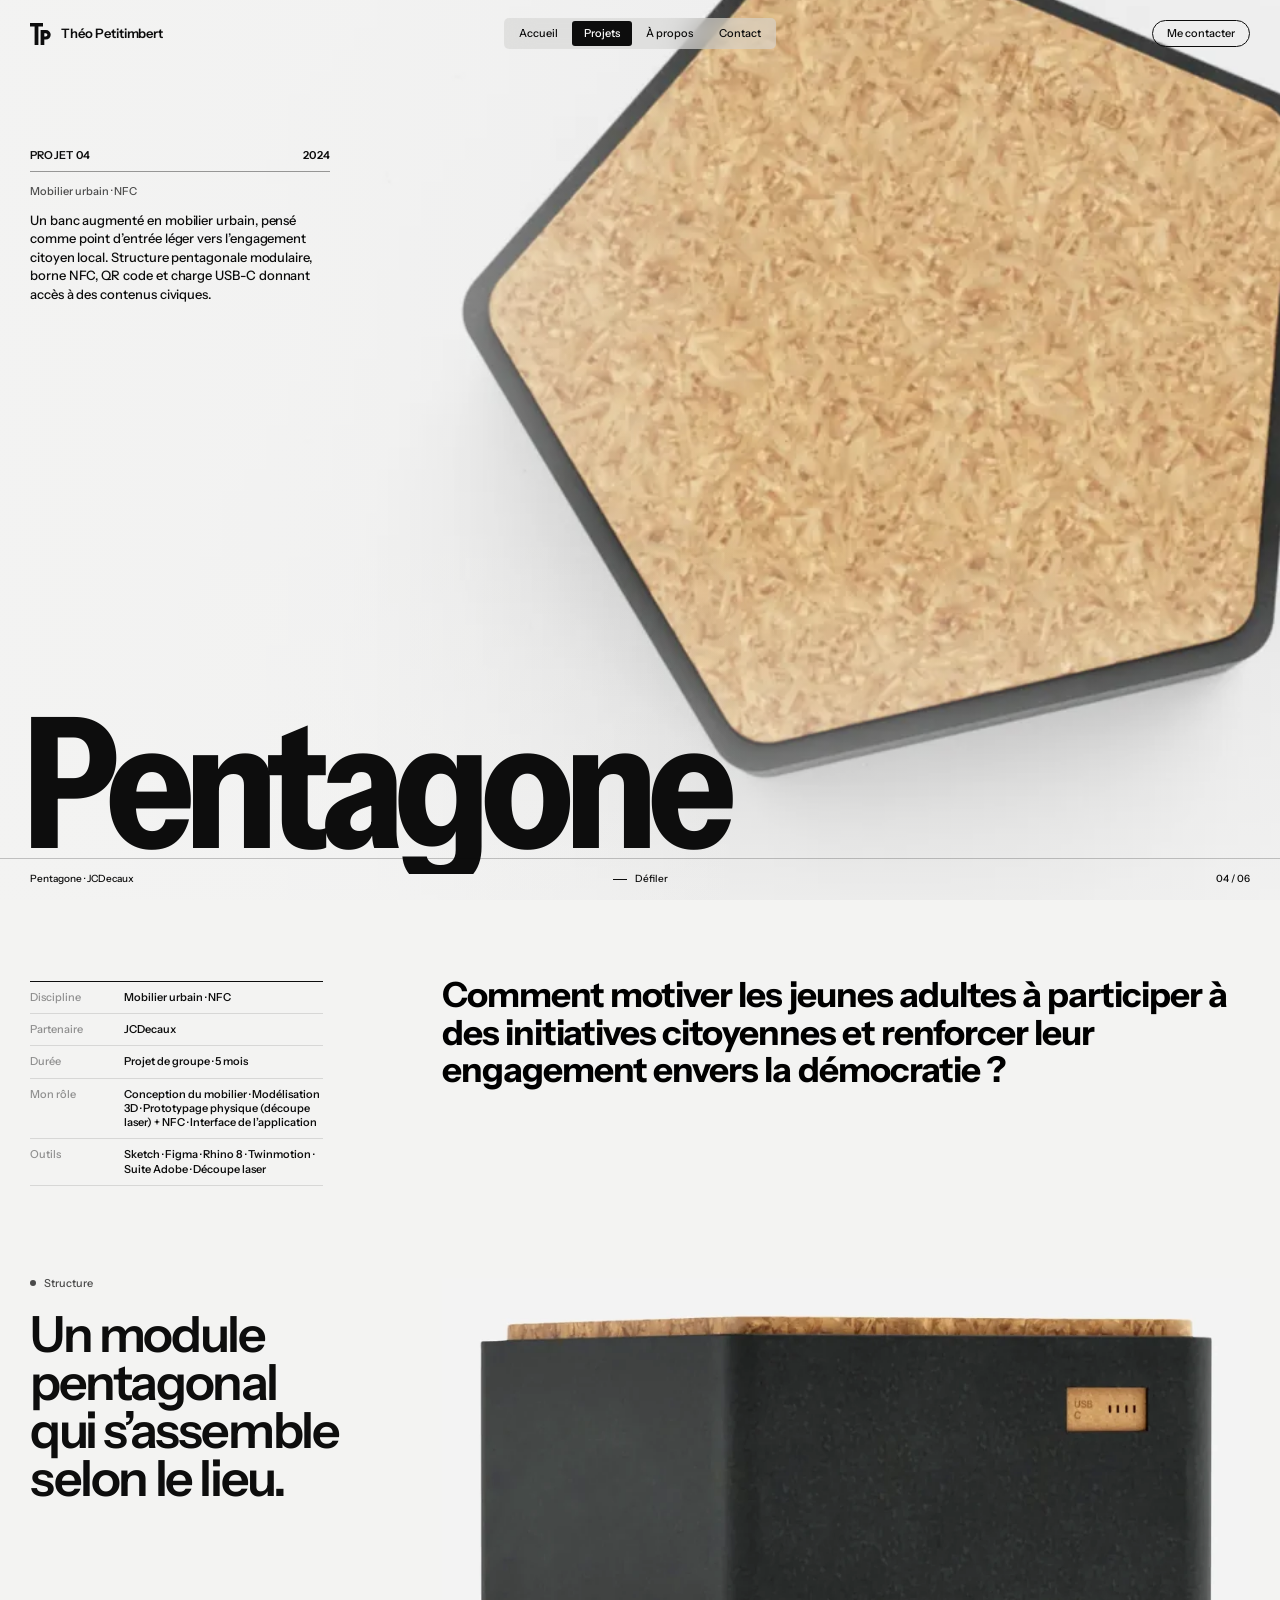
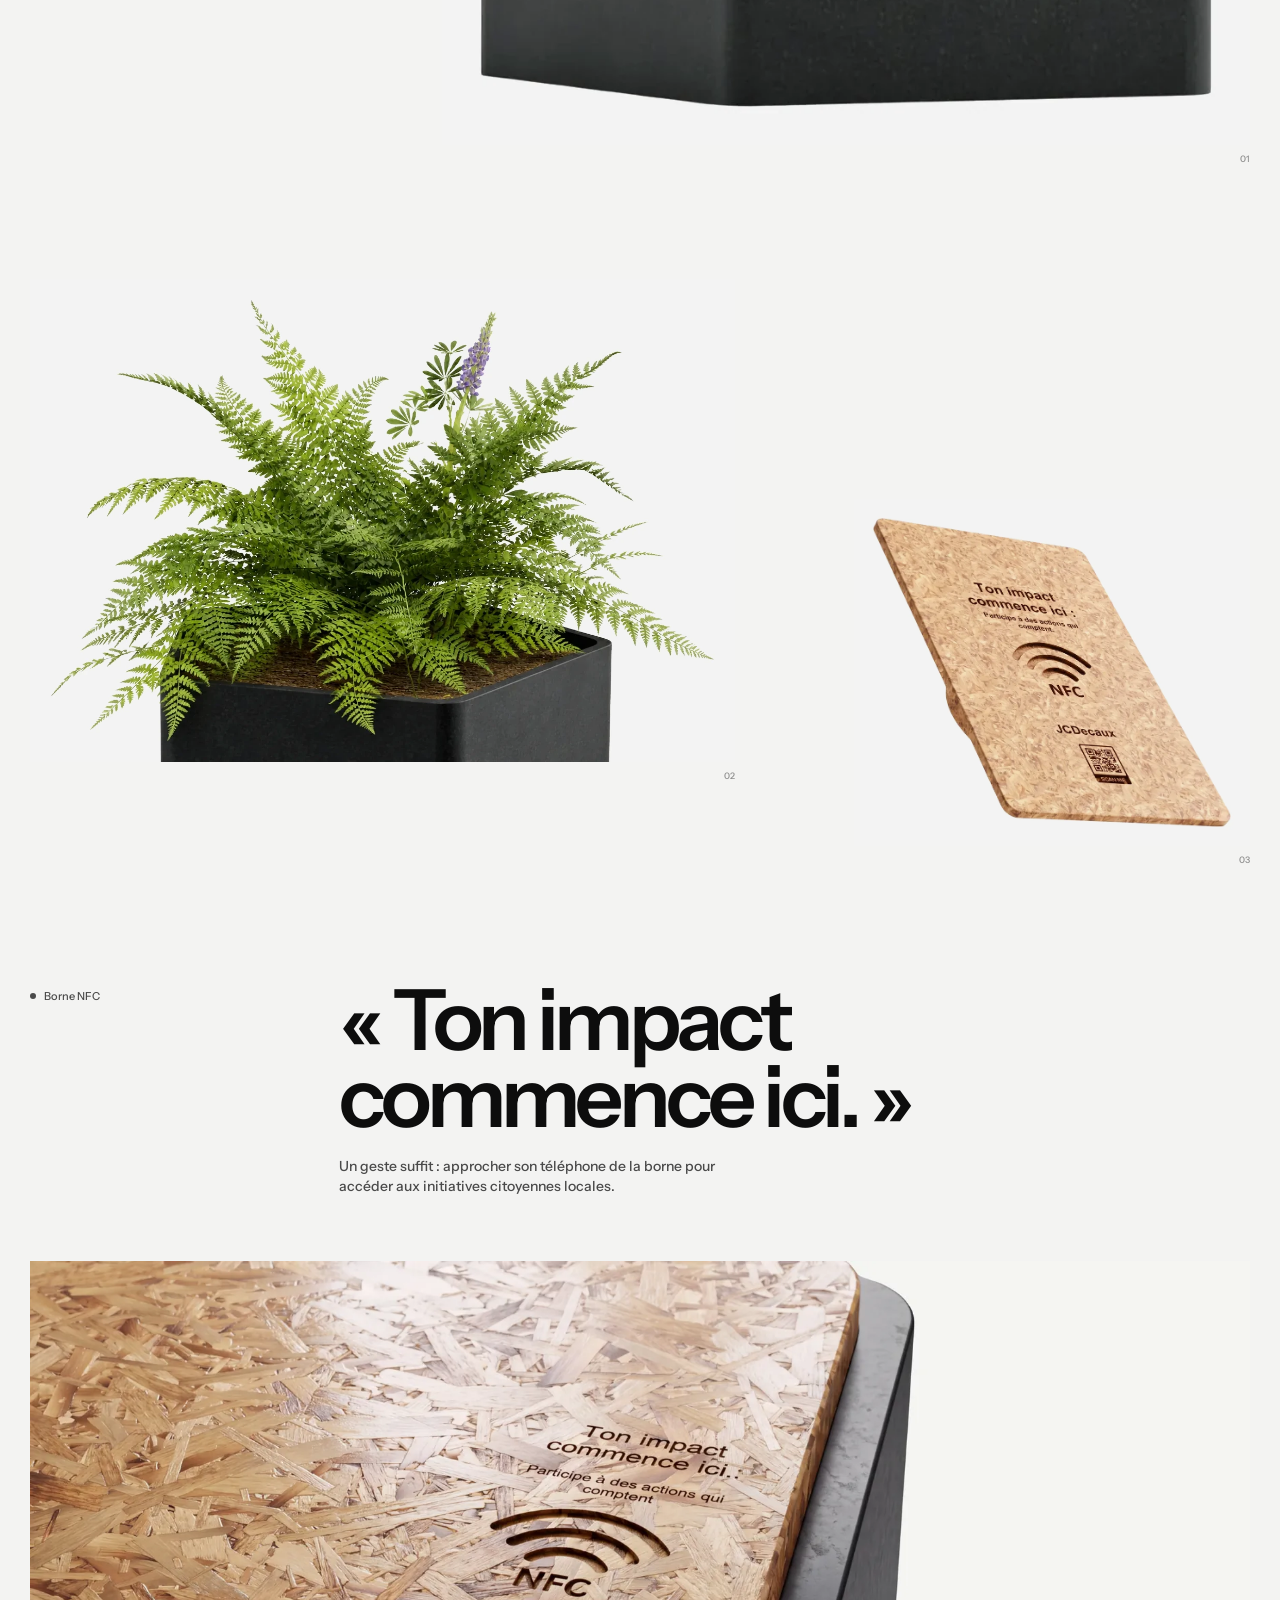
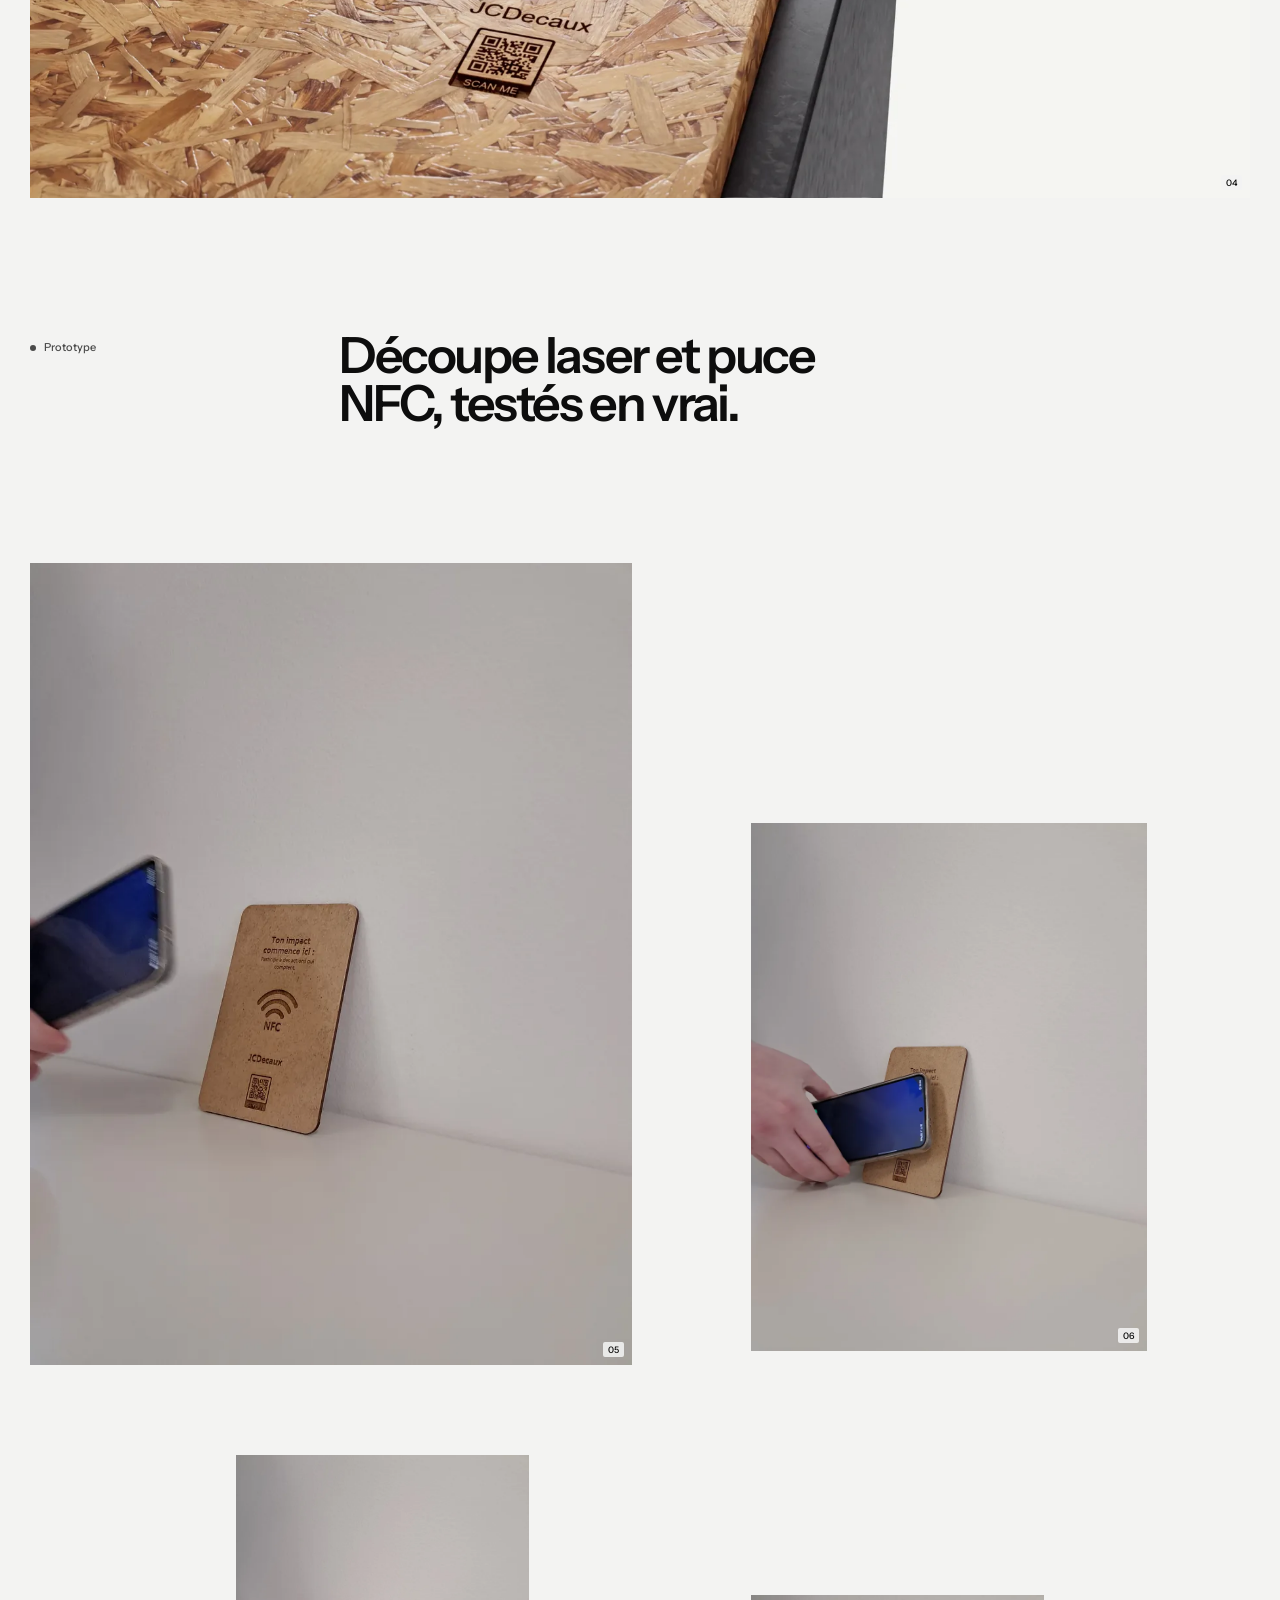
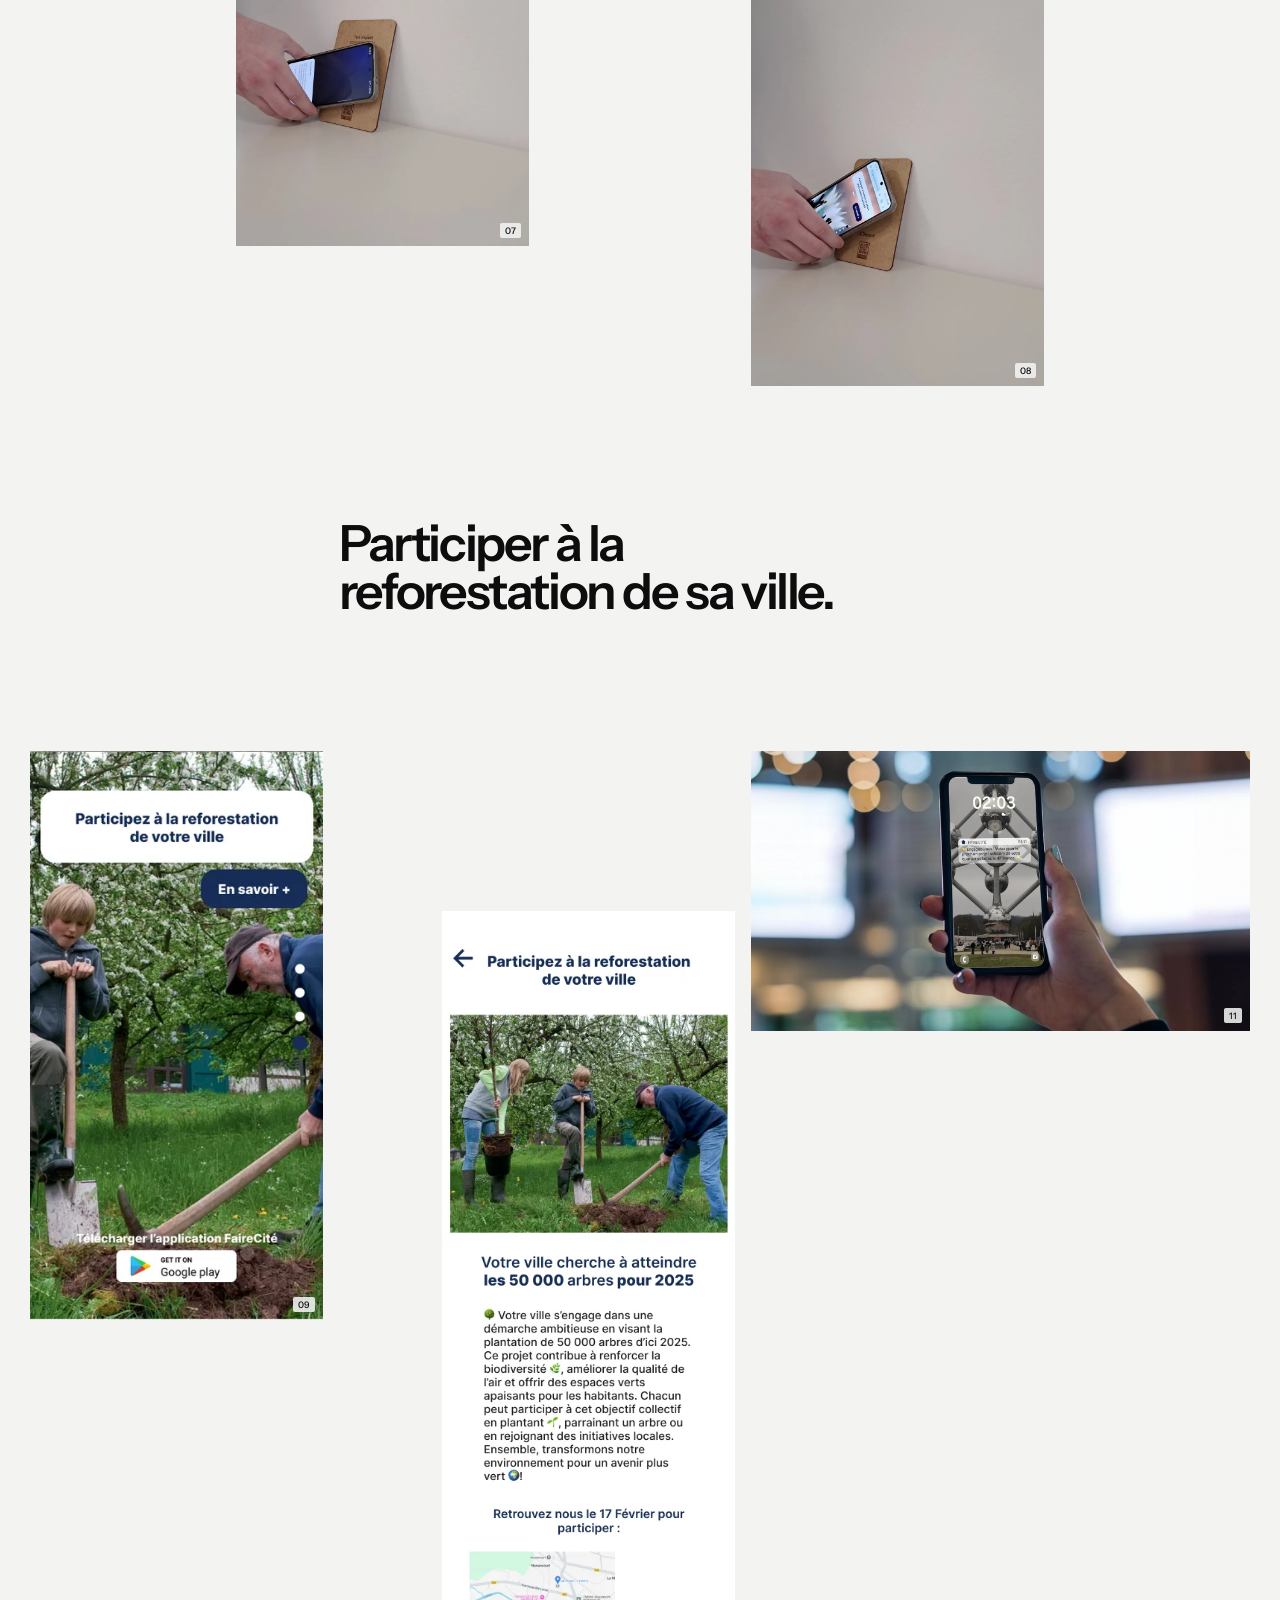
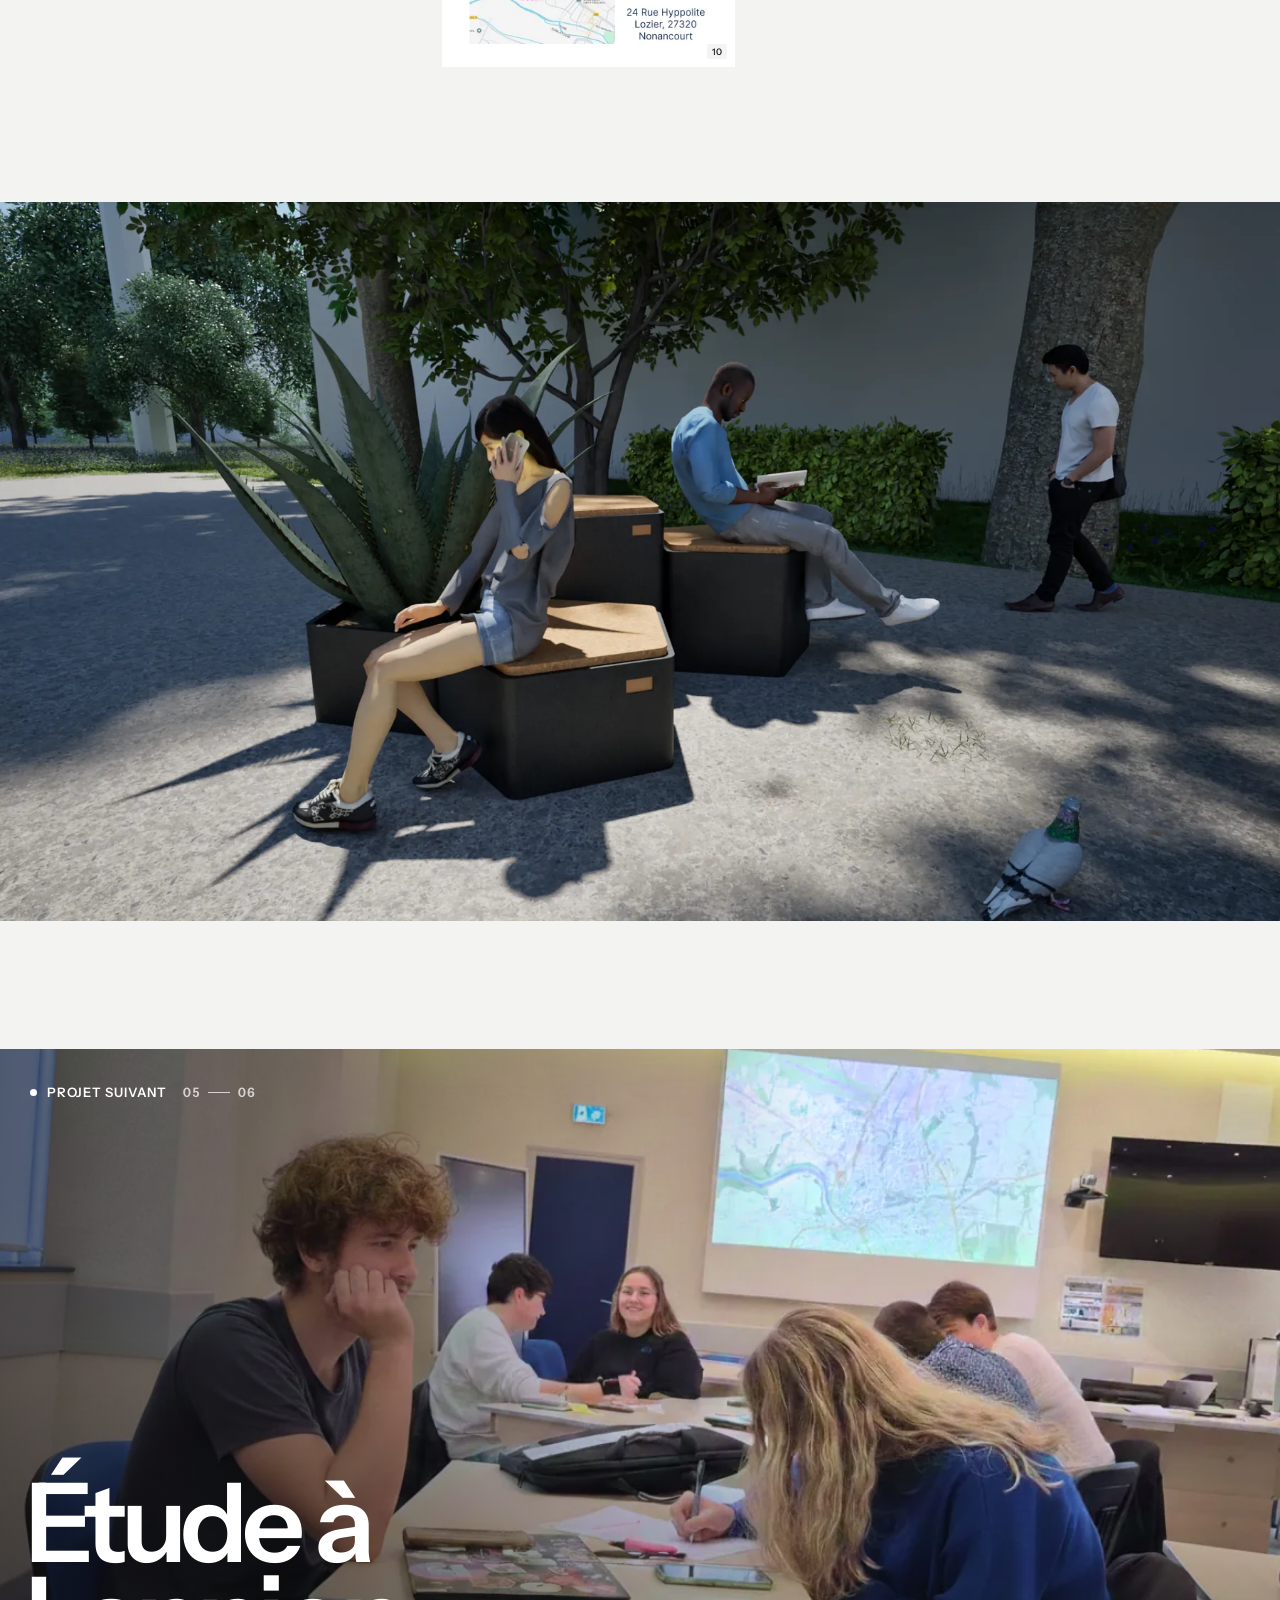
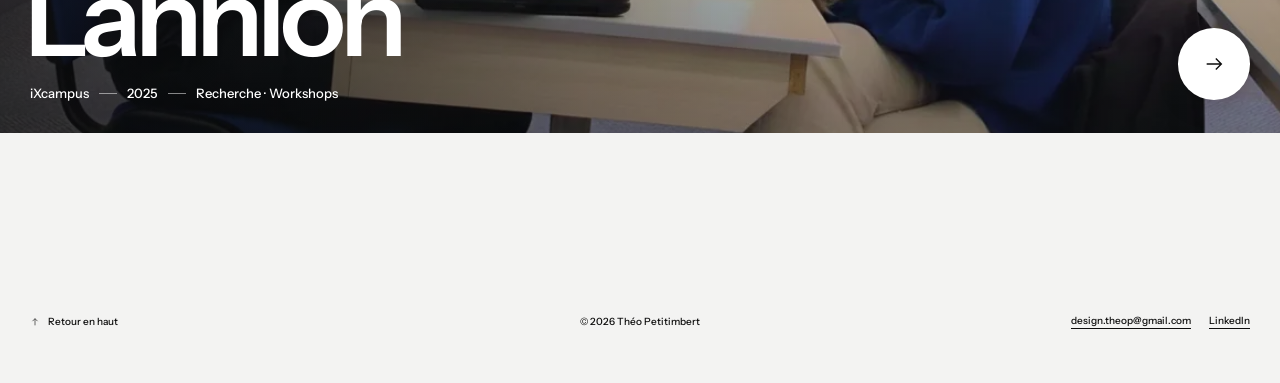
<file: projets/pentagone.html>
<!doctype html>
<html lang="fr">
<head>
<meta charset="utf-8">
<meta name="viewport" content="width=device-width, initial-scale=1">
<title>Pentagone · Théo Petitimbert</title>
<meta name="description" content="Un banc augmenté en mobilier urbain, pensé comme point d’entrée léger vers l’engagement citoyen local. Structure pentagonale modulaire, borne NFC, QR code et charge USB-C donnant accès à des contenus civiques.">
<meta name="theme-color" content="#F3F3F2">
<meta property="og:title" content="Pentagone · Théo Petitimbert">
<meta property="og:description" content="Un banc augmenté en mobilier urbain, pensé comme point d’entrée léger vers l’engagement citoyen local. Structure pentagonale modulaire, borne NFC, QR code et charge USB-C donnant accès à des contenus civiques.">
<meta property="og:image" content="../assets/img/thumb-pentagone.webp">
<link rel="icon" href="../assets/favicon.svg" type="image/svg+xml">
<link rel="preconnect" href="https://fonts.googleapis.com">
<link rel="preconnect" href="https://fonts.gstatic.com" crossorigin>
<link href="https://fonts.googleapis.com/css2?family=Instrument+Sans:ital,wdth,wght@0,75..100,400..700;1,75..100,400..700&display=swap" rel="stylesheet">
<link rel="stylesheet" href="../assets/css/base.css?v=54239757">
<link rel="stylesheet" href="../assets/css/nav.css?v=d0eab731">
<link rel="stylesheet" href="../assets/css/project-hero.css?v=55a84b35">
<link rel="stylesheet" href="../assets/css/project-intro.css?v=e547567b">
<link rel="stylesheet" href="../assets/css/project-gallery.css?v=9bcfa7cf">
<link rel="stylesheet" href="../assets/css/project-next.css?v=09a3b1ac">
<script>document.documentElement.classList.add('js')</script>
</head>
<body class="page-project" id="top">
<main id="main">
  <section class="phero phero--light" data-chunk="phero" aria-labelledby="p-title" style="--z:1.55;--ox:96%;--oy:30%;--n:9">
    <a class="skip" href="#pintro">Aller au contenu</a>
    
  <header class="nav" data-nav>
    <a class="nav-logo" href="../index.html" aria-label="Théo Petitimbert, accueil"><svg class="nav-mark" viewBox="0 0 22 22" aria-hidden="true"><path fill="currentColor" fill-rule="evenodd" d="M0 0h13v3.4H8.4V22H4.6V3.4H0zM10.6 7h5.3a4.8 4.8 0 0 1 0 9.6h-1.6V22h-3.7zm3.7 3.2v3.2h1.5a1.6 1.6 0 0 0 0-3.2z"/></svg><span class="nav-logo-name" aria-hidden="true">Théo Petitimbert</span></a>
    <nav class="nav-pill" aria-label="Navigation principale"><a href="../index.html">Accueil</a><a href="../index.html#projets" aria-current="page">Projets</a><a href="../a-propos.html">À propos</a><a href="#contact">Contact</a></nav>
    <a class="nav-cta" href="mailto:design.theop@gmail.com">Me contacter</a>
  </header>
    <div class="phero-media"><img src="../assets/img/pentagone-cover.webp" alt="Pentagone, image de couverture" width="1800" height="1012" fetchpriority="high" decoding="async"></div>
    <div class="phero-head">
      <p class="phero-kicker"><span>Projet 04</span><span>2024</span></p>
      <p class="phero-tags">Mobilier urbain · NFC</p>
      <p class="phero-text">Un banc augmenté en mobilier urbain, pensé comme point d’entrée léger vers l’engagement citoyen local. Structure pentagonale modulaire, borne NFC, QR code et charge USB-C donnant accès à des contenus civiques.</p>
    </div>
    <h1 class="phero-title phero-title--1" id="p-title"><span><span style="--d:0.08s">Pentagone</span></span></h1>
    <div class="phero-bar">
      <span>Pentagone · JCDecaux</span>
      <a href="#pintro"><i aria-hidden="true"></i>Défiler</a>
      <span>04 / 06</span>
    </div>
  </section>
  <section class="pintro grid" id="pintro" data-chunk="pintro" aria-label="Présentation du projet">
    <dl class="pintro-meta" data-reveal>
      <div><dt>Discipline</dt><dd>Mobilier urbain · NFC</dd></div>
      <div><dt>Partenaire</dt><dd>JCDecaux</dd></div>
      <div><dt>Durée</dt><dd>Projet de groupe · 5 mois</dd></div>
      <div><dt>Mon rôle</dt><dd>Conception du mobilier · Modélisation 3D · Prototypage physique (découpe laser) + NFC · Interface de l’application</dd></div>
      <div><dt>Outils</dt><dd>Sketch · Figma · Rhino 8 · Twinmotion · Suite Adobe · Découpe laser</dd></div>
    </dl>
    <p class="pintro-lead" data-reveal style="--d:.1s">Comment motiver les jeunes adultes à participer à des initiatives citoyennes et renforcer leur engagement envers la démocratie ?</p>
  </section>
  <div class="pgallery" data-chunk="pgallery">
    <section class="g-row g-pair g-pair--side grid">
      <figure class="g-fig is-flat" data-reveal>
        <div class="frame" style="aspect-ratio:950/549"><img src="../assets/img/pgallery-pentagone-module.webp" alt="Module et combinaisons d’assemblage" width="950" height="549" loading="lazy" decoding="async"></div>
        <span class="g-n-tag" aria-hidden="true">01</span>
      </figure>
      <div class="g-copy" data-reveal style="--d:.1s"><p class="g-label"><span>Structure</span></p><h2 class="g-title">Un module pentagonal qui s’assemble selon le lieu.</h2></div>
    </section>
    <div class="g-row g-set grid">
      <figure class="g-fig is-flat" data-reveal style="--c:1;--s:7;--o:0px;--d:0.00s">
        <div class="frame" style="aspect-ratio:1368/937"><img src="../assets/img/pgallery-pentagone-plant.webp" alt="Module végétalisé" width="1368" height="937" loading="lazy" decoding="async"></div>
        <span class="g-n-tag" aria-hidden="true">02</span>
      </figure>
      <figure class="g-fig is-flat" data-reveal style="--c:9;--s:4;--o:220px;--d:0.06s">
        <div class="frame" style="aspect-ratio:919/805"><img src="../assets/img/pgallery-pentagone-nfc.webp" alt="Borne NFC en liège" width="919" height="805" loading="lazy" decoding="async"></div>
        <span class="g-n-tag" aria-hidden="true">03</span>
      </figure>
    </div>
    <section class="g-row g-stack">
    <section class="g-row g-text grid g-text--in">
      <div class="g-text-label" data-reveal><p class="g-label"><span>Borne NFC</span></p></div>
      <div class="g-body" data-reveal style="--d:.08s"><h2 class="g-title g-title--xl">« Ton impact commence ici. »</h2><p class="g-p">Un geste suffit : approcher son téléphone de la borne pour accéder aux initiatives citoyennes locales.</p></div>
    </section>
      <div class="grid"><figure class="g-fig" data-reveal>
        <div class="frame" style="aspect-ratio:1800/793"><img src="../assets/img/pentagone-nfc-detail.webp" alt="Détail de la gravure NFC et du QR code" width="1800" height="793" loading="lazy" decoding="async"></div>
        <span class="g-n-tag" aria-hidden="true">04</span>
      </figure></div>
    </section>
    <section class="g-row g-text grid">
      <div class="g-text-label" data-reveal><p class="g-label"><span>Prototype</span></p></div>
      <div class="g-body" data-reveal style="--d:.08s"><h2 class="g-title g-title--poster">Découpe laser et puce NFC, testés en vrai.</h2></div>
    </section>
    <div class="g-row g-set grid">
      <figure class="g-fig" data-reveal style="--c:1;--s:6;--o:0px;--d:0.00s">
        <div class="frame" style="aspect-ratio:918/1224"><img src="../assets/img/pentagone-proto-1.webp" alt="Prototype de borne NFC, étape 1" width="918" height="1224" loading="lazy" decoding="async"></div>
        <span class="g-n-tag" aria-hidden="true">05</span>
      </figure>
      <figure class="g-fig" data-reveal style="--c:8;--s:4;--o:260px;--d:0.06s">
        <div class="frame" style="aspect-ratio:918/1224"><img src="../assets/img/pentagone-proto-2.webp" alt="Prototype, étape 2" width="918" height="1224" loading="lazy" decoding="async"></div>
        <span class="g-n-tag" aria-hidden="true">06</span>
      </figure>
      <figure class="g-fig" data-reveal style="--c:3;--s:3;--o:0px;--d:0.12s">
        <div class="frame" style="aspect-ratio:918/1224"><img src="../assets/img/pentagone-proto-3.webp" alt="Prototype, étape 3" width="918" height="1224" loading="lazy" decoding="async"></div>
        <span class="g-n-tag" aria-hidden="true">07</span>
      </figure>
      <figure class="g-fig" data-reveal style="--c:8;--s:3;--o:140px;--d:0.18s">
        <div class="frame" style="aspect-ratio:918/1224"><img src="../assets/img/pentagone-proto-4.webp" alt="Prototype, étape 4" width="918" height="1224" loading="lazy" decoding="async"></div>
        <span class="g-n-tag" aria-hidden="true">08</span>
      </figure>
    </div>
    <section class="g-row g-text grid">
      <div class="g-text-label" data-reveal><p class="g-label"><span>Application</span></p></div>
      <div class="g-body" data-reveal style="--d:.08s"><h2 class="g-title g-title--poster">Participer à la reforestation de sa ville.</h2></div>
    </section>
    <div class="g-row g-set grid">
      <figure class="g-fig" data-reveal style="--c:1;--s:3;--o:0px;--d:0.00s">
        <div class="frame" style="aspect-ratio:354/688"><img src="../assets/img/pentagone-app-1.webp" alt="Écran d’accueil de l’application" width="354" height="688" loading="lazy" decoding="async"></div>
        <span class="g-n-tag" aria-hidden="true">09</span>
      </figure>
      <figure class="g-fig" data-reveal style="--c:5;--s:3;--o:160px;--d:0.06s">
        <div class="frame" style="aspect-ratio:393/1015"><img src="../assets/img/pentagone-app-2.webp" alt="Écran de détail d’une initiative" width="393" height="1015" loading="lazy" decoding="async"></div>
        <span class="g-n-tag" aria-hidden="true">10</span>
      </figure>
      <figure class="g-fig" data-reveal style="--c:8;--s:5;--o:0px;--d:0.12s">
        <div class="frame" style="aspect-ratio:1728/972"><img src="../assets/img/pentagone-app-lock.webp" alt="Notification sur l’écran verrouillé" width="1728" height="972" loading="lazy" decoding="async"></div>
        <span class="g-n-tag" aria-hidden="true">11</span>
      </figure>
    </div>
    <figure class="g-row g-full g-full--dark" data-tone="dark">
      <div class="frame" style="--ar:1800/1012"><img src="../assets/img/pentagone-scene.webp" alt="Mise en situation des bancs dans l’espace public" width="1800" height="1012" loading="lazy" decoding="async"></div>
    </figure>
  </div>
</main>
<div class="pnext" data-chunk="pnext">
  <a class="pnext-link is-left is-dark" style="--pn-a:0.59" href="lannion.html" data-tone="dark" aria-label="Projet suivant : Étude à Lannion">
    <img src="../assets/img/lannion-cover.webp" alt="" width="1184" height="864" loading="lazy" decoding="async">
    <span class="pnext-veil" aria-hidden="true"></span>
    <span class="pnext-top" aria-hidden="true"><span class="pnext-kicker">Projet suivant</span><span class="pnext-count">05<i></i>06</span></span>
    <span class="pnext-body">
      <span class="pnext-title">Étude à Lannion</span>
      <span class="pnext-meta"><span>iXcampus</span><span>2025</span><span>Recherche · Workshops</span></span>
    </span>
    <span class="pnext-go" aria-hidden="true"><span class="pnext-go-label">Voir le projet</span><span class="pnext-go-disc"><svg class="arrow" viewBox="0 0 24 24" aria-hidden="true"><path d="M4 12h16M14 6l6 6-6 6" fill="none" stroke="currentColor" stroke-width="1.5"/></svg></span></span>
  </a>
  <footer class="pbar" id="contact">
    <a href="#top"><svg class="arrow" viewBox="0 0 24 24" aria-hidden="true"><path d="M12 20V4M6 10l6-6 6 6" fill="none" stroke="currentColor" stroke-width="1.5"/></svg> Retour en haut</a>
    <span>© 2026 Théo Petitimbert</span>
    <span><a class="ulink" href="mailto:design.theop@gmail.com">design.theop@gmail.com</a><a class="ulink" href="https://www.linkedin.com/in/theopetitimbert/" target="_blank" rel="noopener">LinkedIn</a></span>
  </footer>
</div>
<script src="../assets/js/base.js?v=b669b8e9" defer></script>
</body>
</html>
</file>
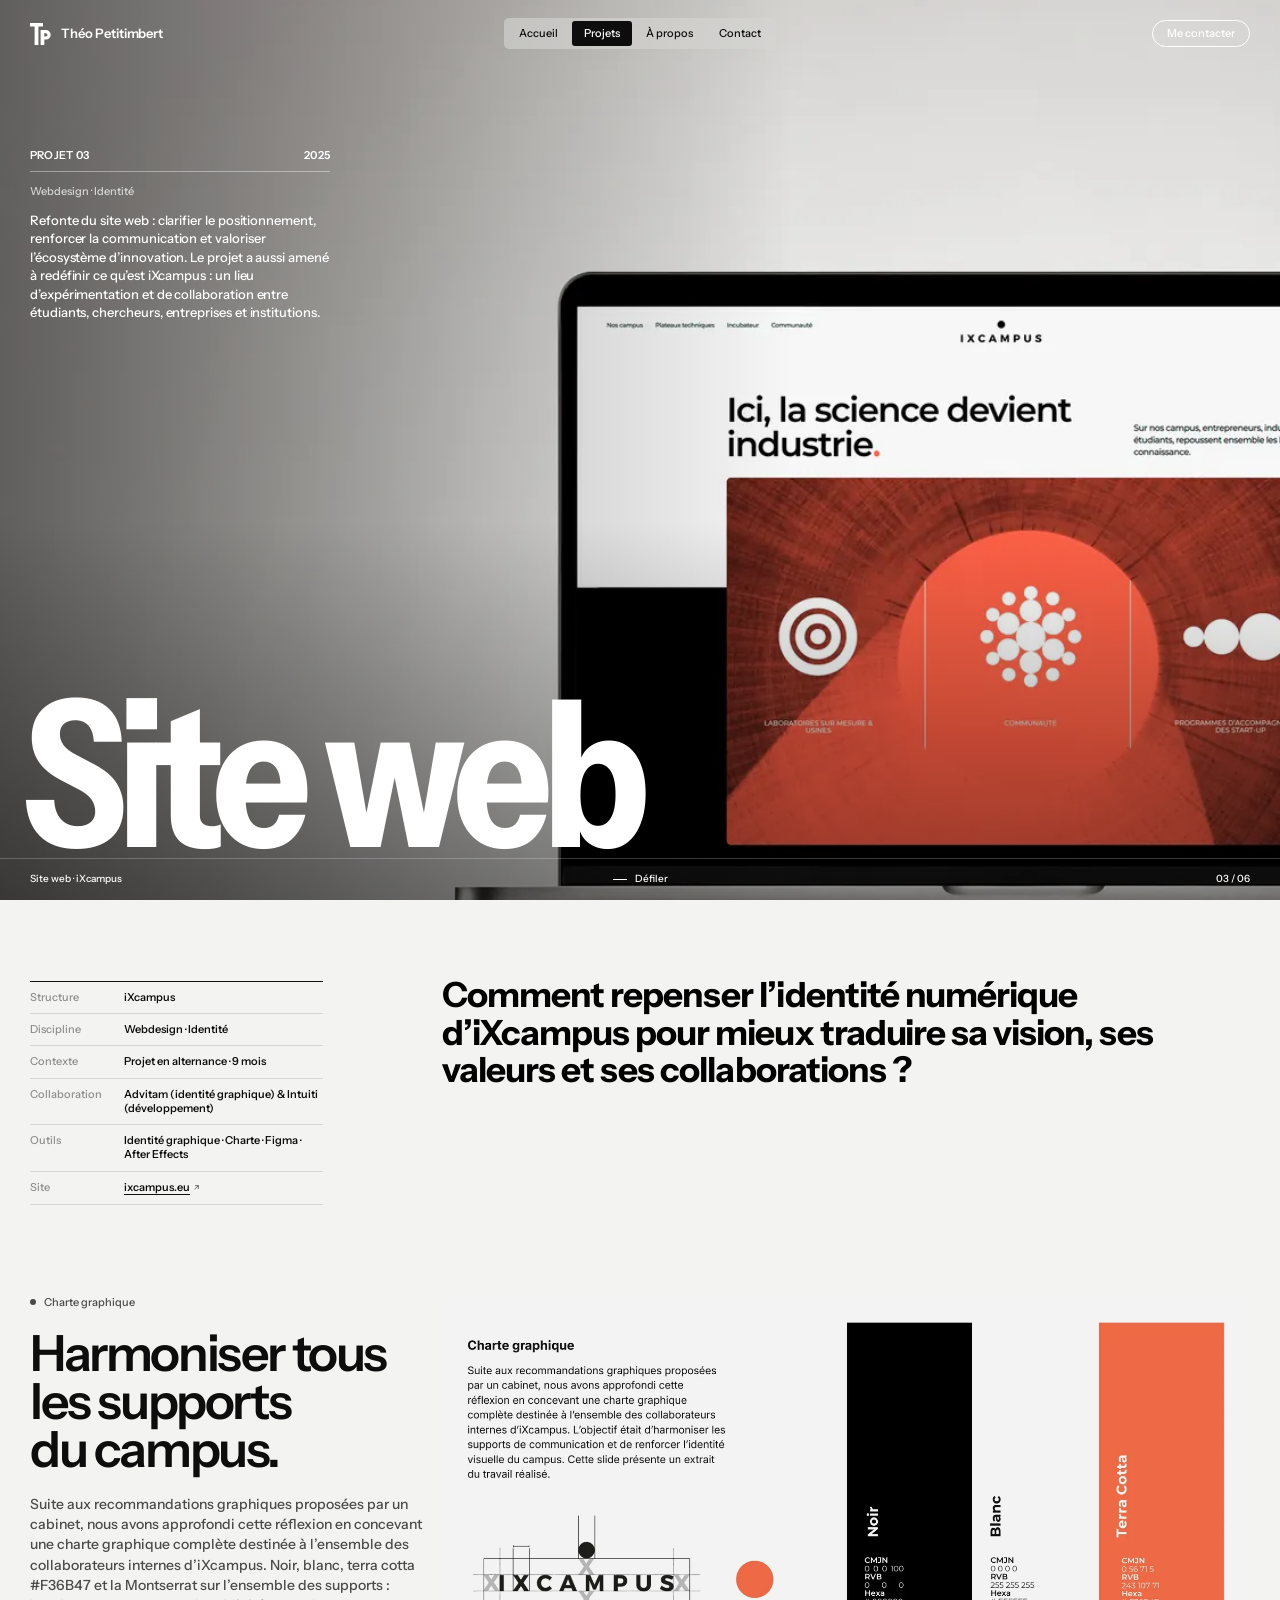
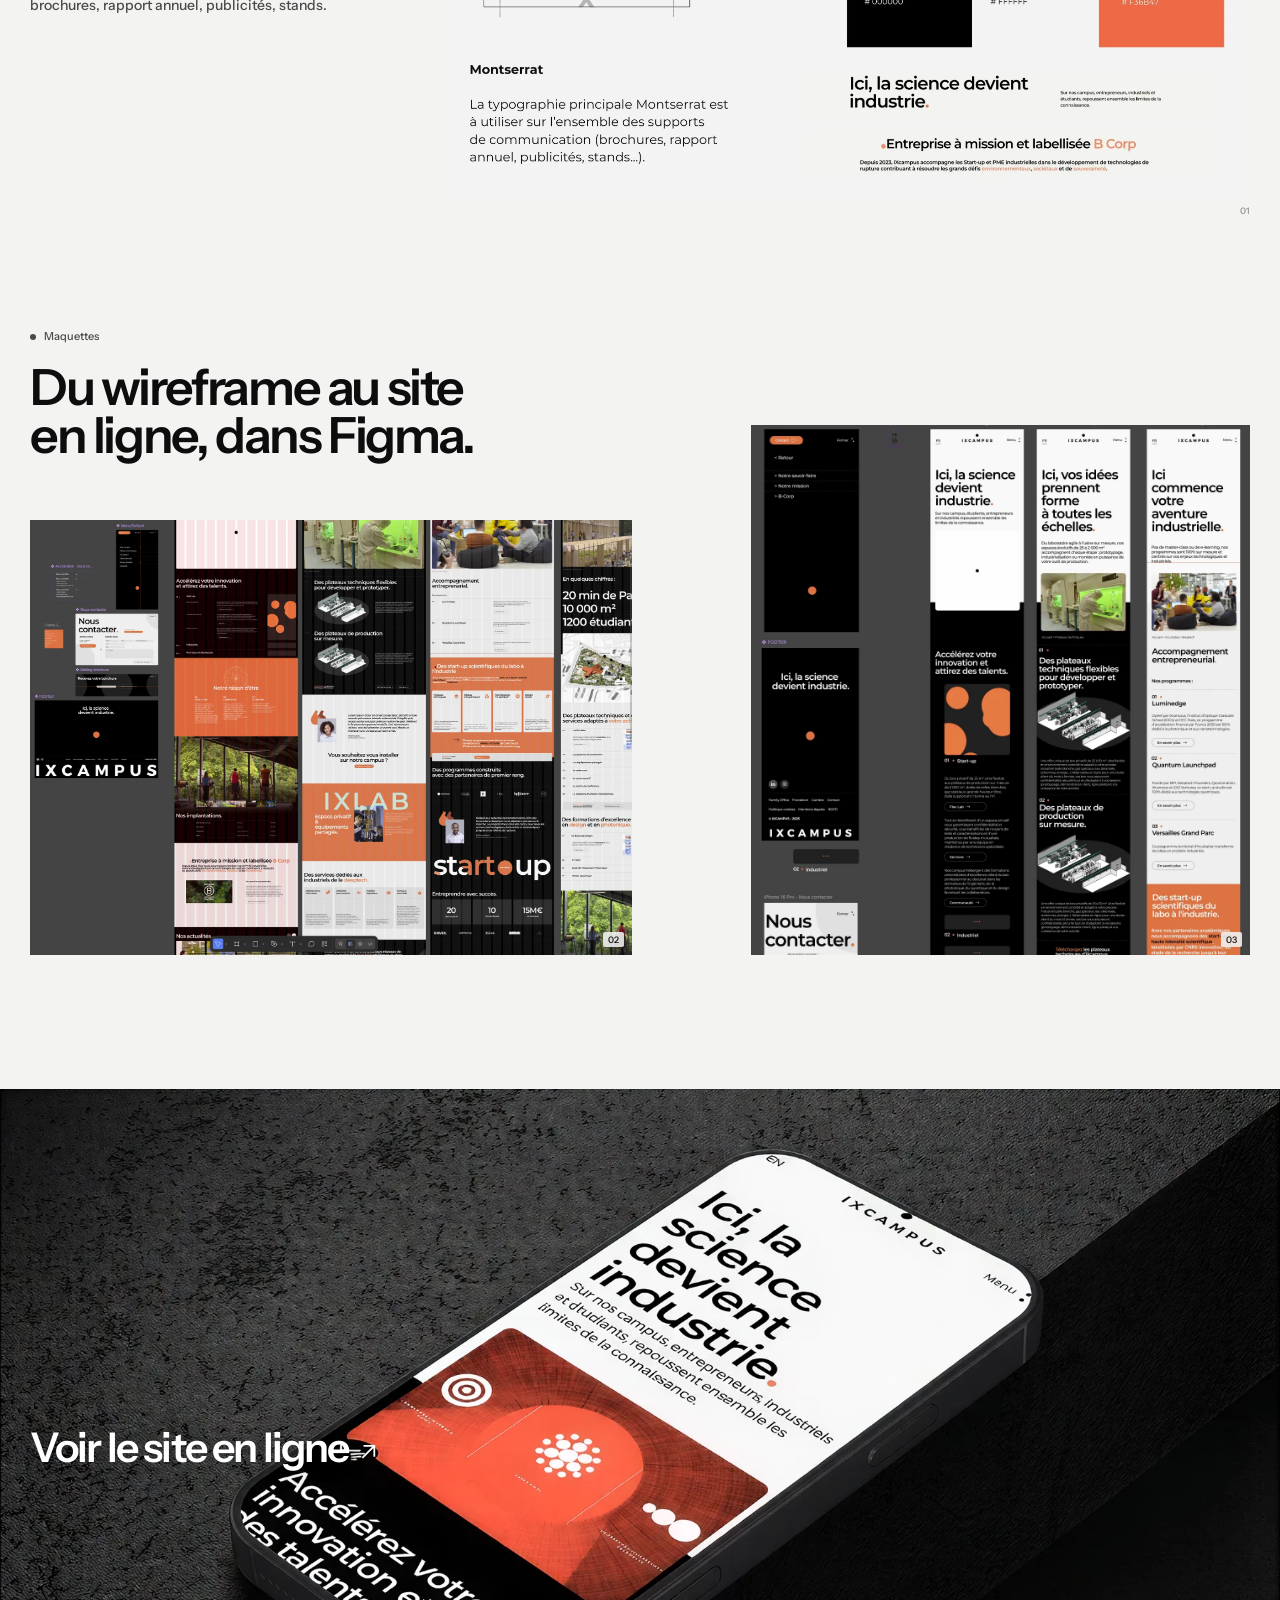
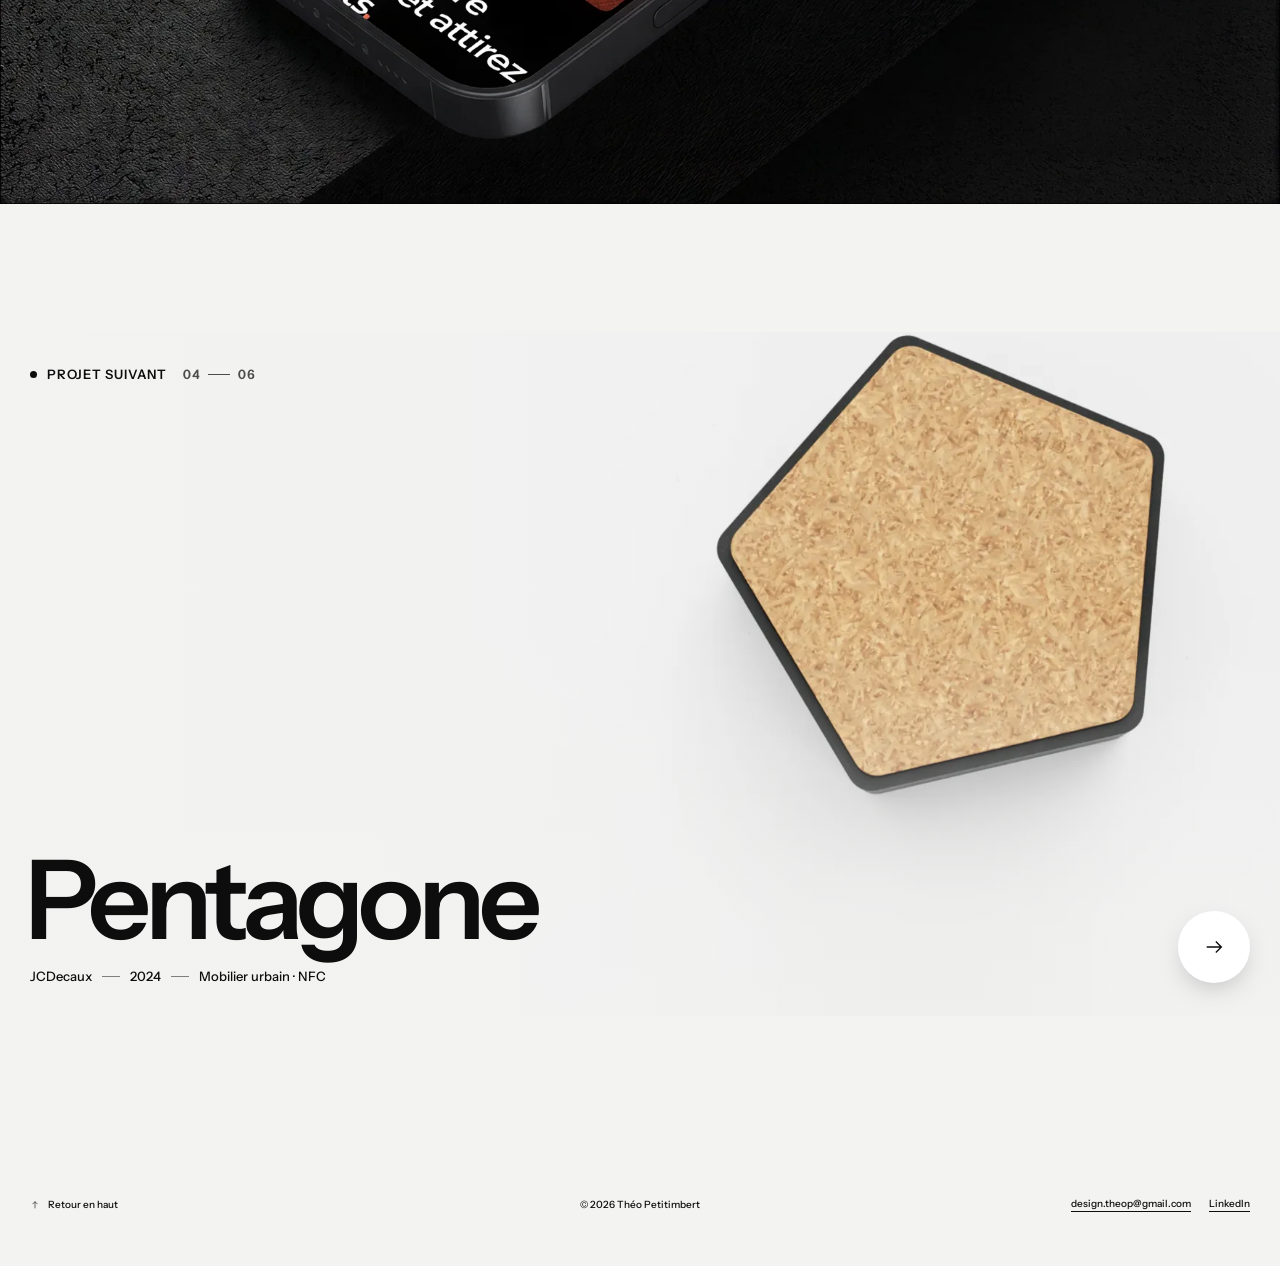
<file: projets/site-ixcampus.html>
<!doctype html>
<html lang="fr">
<head>
<meta charset="utf-8">
<meta name="viewport" content="width=device-width, initial-scale=1">
<title>Site web · Théo Petitimbert</title>
<meta name="description" content="Refonte du site web : clarifier le positionnement, renforcer la communication et valoriser l’écosystème d’innovation. Le projet a aussi amené à redéfinir ce qu’est iXcampus : un lieu d’expérimentation et de collaboration entre étudiants, chercheurs, entreprises et institutions.">
<meta name="theme-color" content="#F3F3F2">
<meta property="og:title" content="Site web · Théo Petitimbert">
<meta property="og:description" content="Refonte du site web : clarifier le positionnement, renforcer la communication et valoriser l’écosystème d’innovation. Le projet a aussi amené à redéfinir ce qu’est iXcampus : un lieu d’expérimentation et de collaboration entre étudiants, chercheurs, entreprises et institutions.">
<meta property="og:image" content="../assets/img/thumb-ixcampus.webp">
<link rel="icon" href="../assets/favicon.svg" type="image/svg+xml">
<link rel="preconnect" href="https://fonts.googleapis.com">
<link rel="preconnect" href="https://fonts.gstatic.com" crossorigin>
<link href="https://fonts.googleapis.com/css2?family=Instrument+Sans:ital,wdth,wght@0,75..100,400..700;1,75..100,400..700&display=swap" rel="stylesheet">
<link rel="stylesheet" href="../assets/css/base.css?v=54239757">
<link rel="stylesheet" href="../assets/css/nav.css?v=d0eab731">
<link rel="stylesheet" href="../assets/css/project-hero.css?v=55a84b35">
<link rel="stylesheet" href="../assets/css/project-intro.css?v=e547567b">
<link rel="stylesheet" href="../assets/css/project-gallery.css?v=9bcfa7cf">
<link rel="stylesheet" href="../assets/css/project-next.css?v=09a3b1ac">
<script>document.documentElement.classList.add('js')</script>
</head>
<body class="page-project" id="top">
<main id="main">
  <section class="phero phero--dark" data-chunk="phero" data-tone="dark" aria-labelledby="p-title" style="--z:1.6;--ox:0%;--oy:0%;--n:8">
    <a class="skip" href="#pintro">Aller au contenu</a>
    
  <header class="nav" data-nav>
    <a class="nav-logo" href="../index.html" aria-label="Théo Petitimbert, accueil"><svg class="nav-mark" viewBox="0 0 22 22" aria-hidden="true"><path fill="currentColor" fill-rule="evenodd" d="M0 0h13v3.4H8.4V22H4.6V3.4H0zM10.6 7h5.3a4.8 4.8 0 0 1 0 9.6h-1.6V22h-3.7zm3.7 3.2v3.2h1.5a1.6 1.6 0 0 0 0-3.2z"/></svg><span class="nav-logo-name" aria-hidden="true">Théo Petitimbert</span></a>
    <nav class="nav-pill" aria-label="Navigation principale"><a href="../index.html">Accueil</a><a href="../index.html#projets" aria-current="page">Projets</a><a href="../a-propos.html">À propos</a><a href="#contact">Contact</a></nav>
    <a class="nav-cta" href="mailto:design.theop@gmail.com">Me contacter</a>
  </header>
    <div class="phero-media"><img src="../assets/img/ixcampus-cover.webp" alt="Site web, image de couverture" width="1800" height="1350" fetchpriority="high" decoding="async"></div>
    <div class="phero-head">
      <p class="phero-kicker"><span>Projet 03</span><span>2025</span></p>
      <p class="phero-tags">Webdesign · Identité</p>
      <p class="phero-text">Refonte du site web : clarifier le positionnement, renforcer la communication et valoriser l’écosystème d’innovation. Le projet a aussi amené à redéfinir ce qu’est iXcampus : un lieu d’expérimentation et de collaboration entre étudiants, chercheurs, entreprises et institutions.</p>
    </div>
    <h1 class="phero-title phero-title--1" id="p-title"><span><span style="--d:0.08s">Site web</span></span></h1>
    <div class="phero-bar">
      <span>Site web · iXcampus</span>
      <a href="#pintro"><i aria-hidden="true"></i>Défiler</a>
      <span>03 / 06</span>
    </div>
  </section>
  <section class="pintro grid" id="pintro" data-chunk="pintro" aria-label="Présentation du projet">
    <dl class="pintro-meta" data-reveal>
      <div><dt>Structure</dt><dd>iXcampus</dd></div>
      <div><dt>Discipline</dt><dd>Webdesign · Identité</dd></div>
      <div><dt>Contexte</dt><dd>Projet en alternance · 9 mois</dd></div>
      <div><dt>Collaboration</dt><dd>Advitam (identité graphique) &amp; Intuiti (développement)</dd></div>
      <div><dt>Outils</dt><dd>Identité graphique · Charte · Figma · After Effects</dd></div>
      <div><dt>Site</dt><dd><a class="ulink" href="https://ixcampus.eu/" target="_blank" rel="noopener">ixcampus.eu</a> <svg class="arrow" viewBox="0 0 24 24" aria-hidden="true"><path d="M7 17L17 7M8 7h9v9" fill="none" stroke="currentColor" stroke-width="1.5"/></svg></dd></div>
    </dl>
    <p class="pintro-lead" data-reveal style="--d:.1s">Comment repenser l’identité numérique d’iXcampus pour mieux traduire sa vision, ses valeurs et ses collaborations ?</p>
  </section>
  <div class="pgallery" data-chunk="pgallery">
    <section class="g-row g-pair g-pair--side grid">
      <figure class="g-fig is-flat" data-reveal>
        <div class="frame" style="aspect-ratio:1591/984"><img src="../assets/img/pgallery-ixcampus-charte.webp" alt="Extrait de la charte graphique iXcampus" width="1591" height="984" loading="lazy" decoding="async"></div>
        <span class="g-n-tag" aria-hidden="true">01</span>
      </figure>
      <div class="g-copy" data-reveal style="--d:.1s"><p class="g-label"><span>Charte graphique</span></p><h2 class="g-title">Harmoniser tous les supports du campus.</h2><p class="g-p">Suite aux recommandations graphiques proposées par un cabinet, nous avons approfondi cette réflexion en concevant une charte graphique complète destinée à l’ensemble des collaborateurs internes d’iXcampus. Noir, blanc, terra cotta #F36B47 et la Montserrat sur l’ensemble des supports : brochures, rapport annuel, publicités, stands.</p></div>
    </section>
    <section class="g-row g-duo grid">
      <div class="g-copy" data-reveal><p class="g-label"><span>Maquettes</span></p><h2 class="g-title">Du wireframe au site en ligne, dans Figma.</h2></div>
      <figure class="g-fig g-duo-a" data-reveal>
        <div class="frame" style="aspect-ratio:1800/1301"><img src="../assets/img/ixcampus-figma-1.webp" alt="Maquettes desktop du site iXcampus dans Figma" width="1800" height="1301" loading="lazy" decoding="async"></div>
        <span class="g-n-tag" aria-hidden="true">02</span>
      </figure>
      <figure class="g-fig g-duo-b" data-reveal style="--d:.12s">
        <div class="frame" style="aspect-ratio:1186/1260"><img src="../assets/img/ixcampus-figma-2.webp" alt="Maquettes mobile du site iXcampus dans Figma" width="1186" height="1260" loading="lazy" decoding="async"></div>
        <span class="g-n-tag" aria-hidden="true">03</span>
      </figure>
    </section>
    <figure class="g-row g-full g-full--dark" data-tone="dark">
      <div class="frame" style="--ar:1800/1005"><img src="../assets/img/ixcampus-mobile.webp" alt="Page d’accueil mobile « Ici, la science devient industrie »" width="1800" height="1005" loading="lazy" decoding="async"></div>
      <figcaption class="g-full-text g-full-text--side"><span data-reveal><a href="https://ixcampus.eu/" target="_blank" rel="noopener">Voir le site en ligne <svg class="arrow" viewBox="0 0 24 24" aria-hidden="true"><path d="M7 17L17 7M8 7h9v9" fill="none" stroke="currentColor" stroke-width="1.5"/></svg></a></span></figcaption>
    </figure>
  </div>
</main>
<div class="pnext" data-chunk="pnext">
  <a class="pnext-link is-left is-light" style="--pn-a:0.78" href="pentagone.html" aria-label="Projet suivant : Pentagone">
    <img src="../assets/img/pentagone-cover.webp" alt="" width="1800" height="1012" loading="lazy" decoding="async">
    <span class="pnext-veil" aria-hidden="true"></span>
    <span class="pnext-top" aria-hidden="true"><span class="pnext-kicker">Projet suivant</span><span class="pnext-count">04<i></i>06</span></span>
    <span class="pnext-body">
      <span class="pnext-title">Pentagone</span>
      <span class="pnext-meta"><span>JCDecaux</span><span>2024</span><span>Mobilier urbain · NFC</span></span>
    </span>
    <span class="pnext-go" aria-hidden="true"><span class="pnext-go-label">Voir le projet</span><span class="pnext-go-disc"><svg class="arrow" viewBox="0 0 24 24" aria-hidden="true"><path d="M4 12h16M14 6l6 6-6 6" fill="none" stroke="currentColor" stroke-width="1.5"/></svg></span></span>
  </a>
  <footer class="pbar" id="contact">
    <a href="#top"><svg class="arrow" viewBox="0 0 24 24" aria-hidden="true"><path d="M12 20V4M6 10l6-6 6 6" fill="none" stroke="currentColor" stroke-width="1.5"/></svg> Retour en haut</a>
    <span>© 2026 Théo Petitimbert</span>
    <span><a class="ulink" href="mailto:design.theop@gmail.com">design.theop@gmail.com</a><a class="ulink" href="https://www.linkedin.com/in/theopetitimbert/" target="_blank" rel="noopener">LinkedIn</a></span>
  </footer>
</div>
<script src="../assets/js/base.js?v=b669b8e9" defer></script>
</body>
</html>
</file>
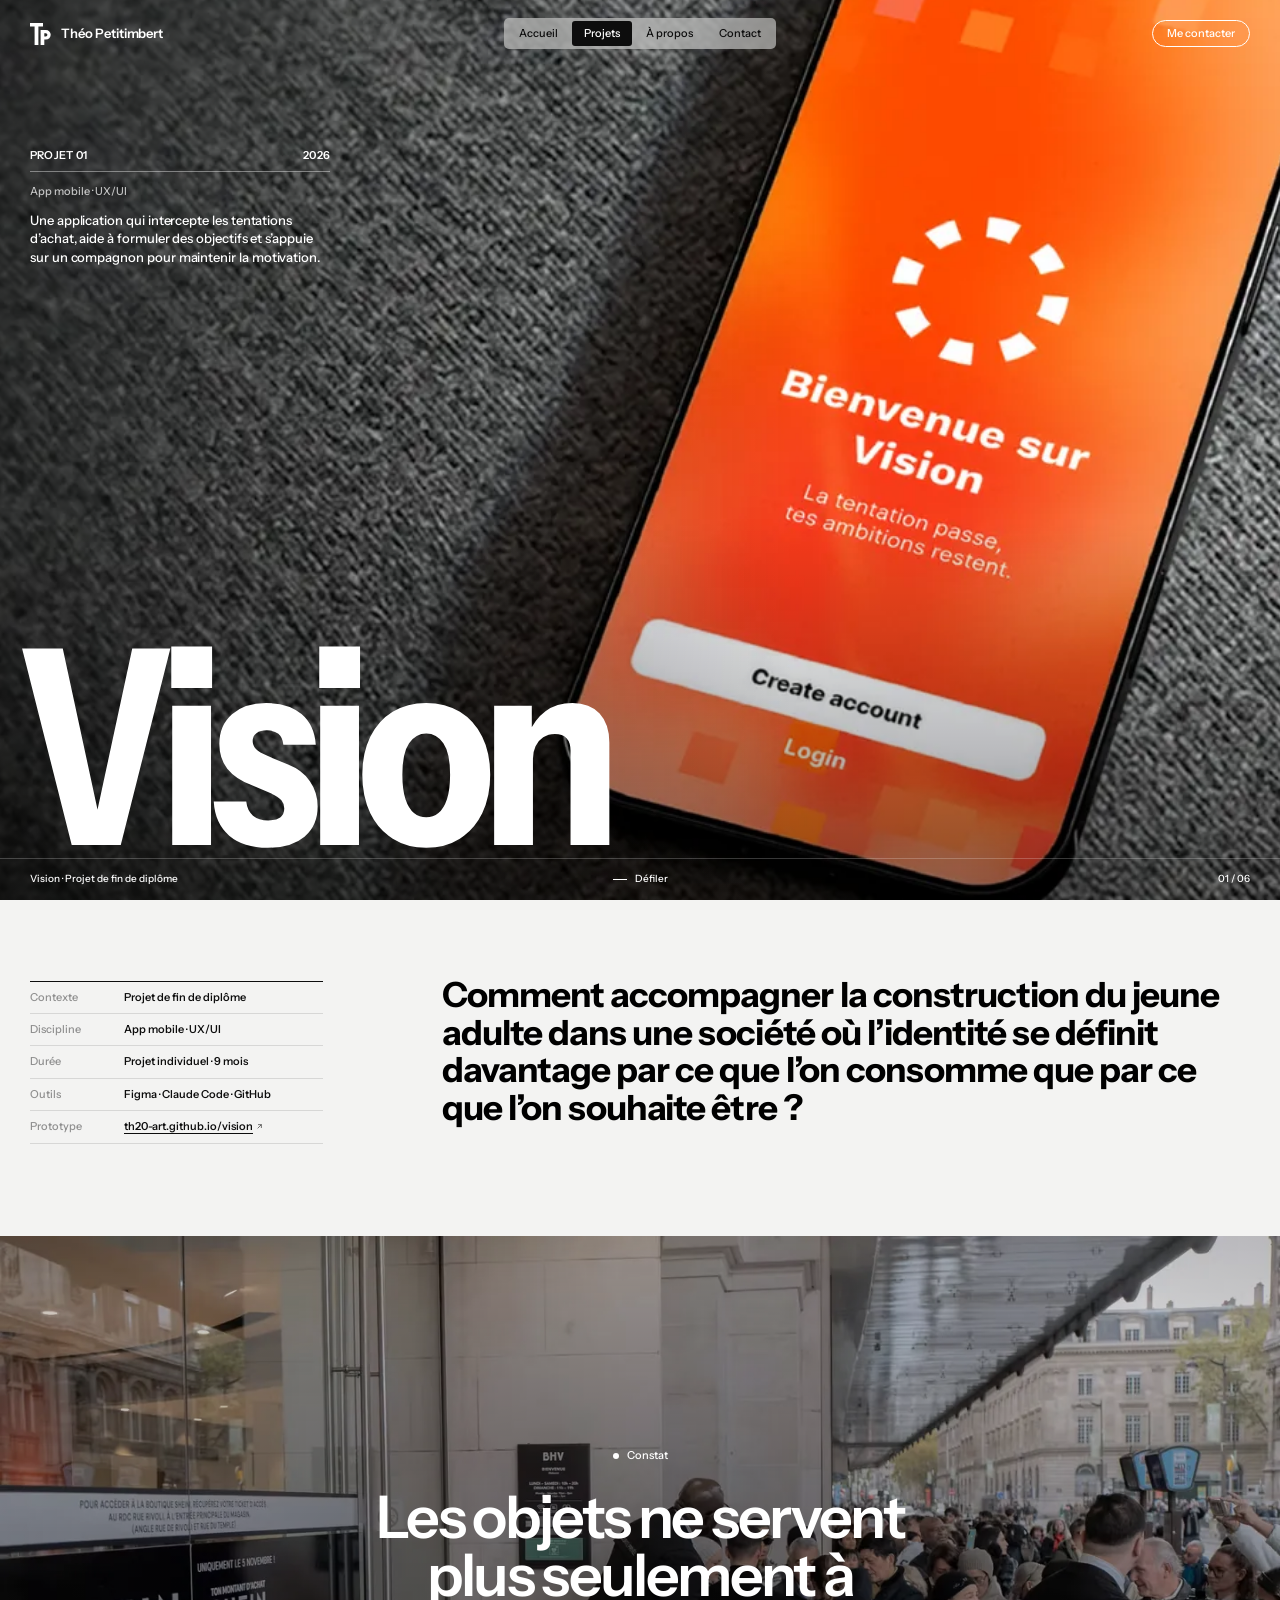
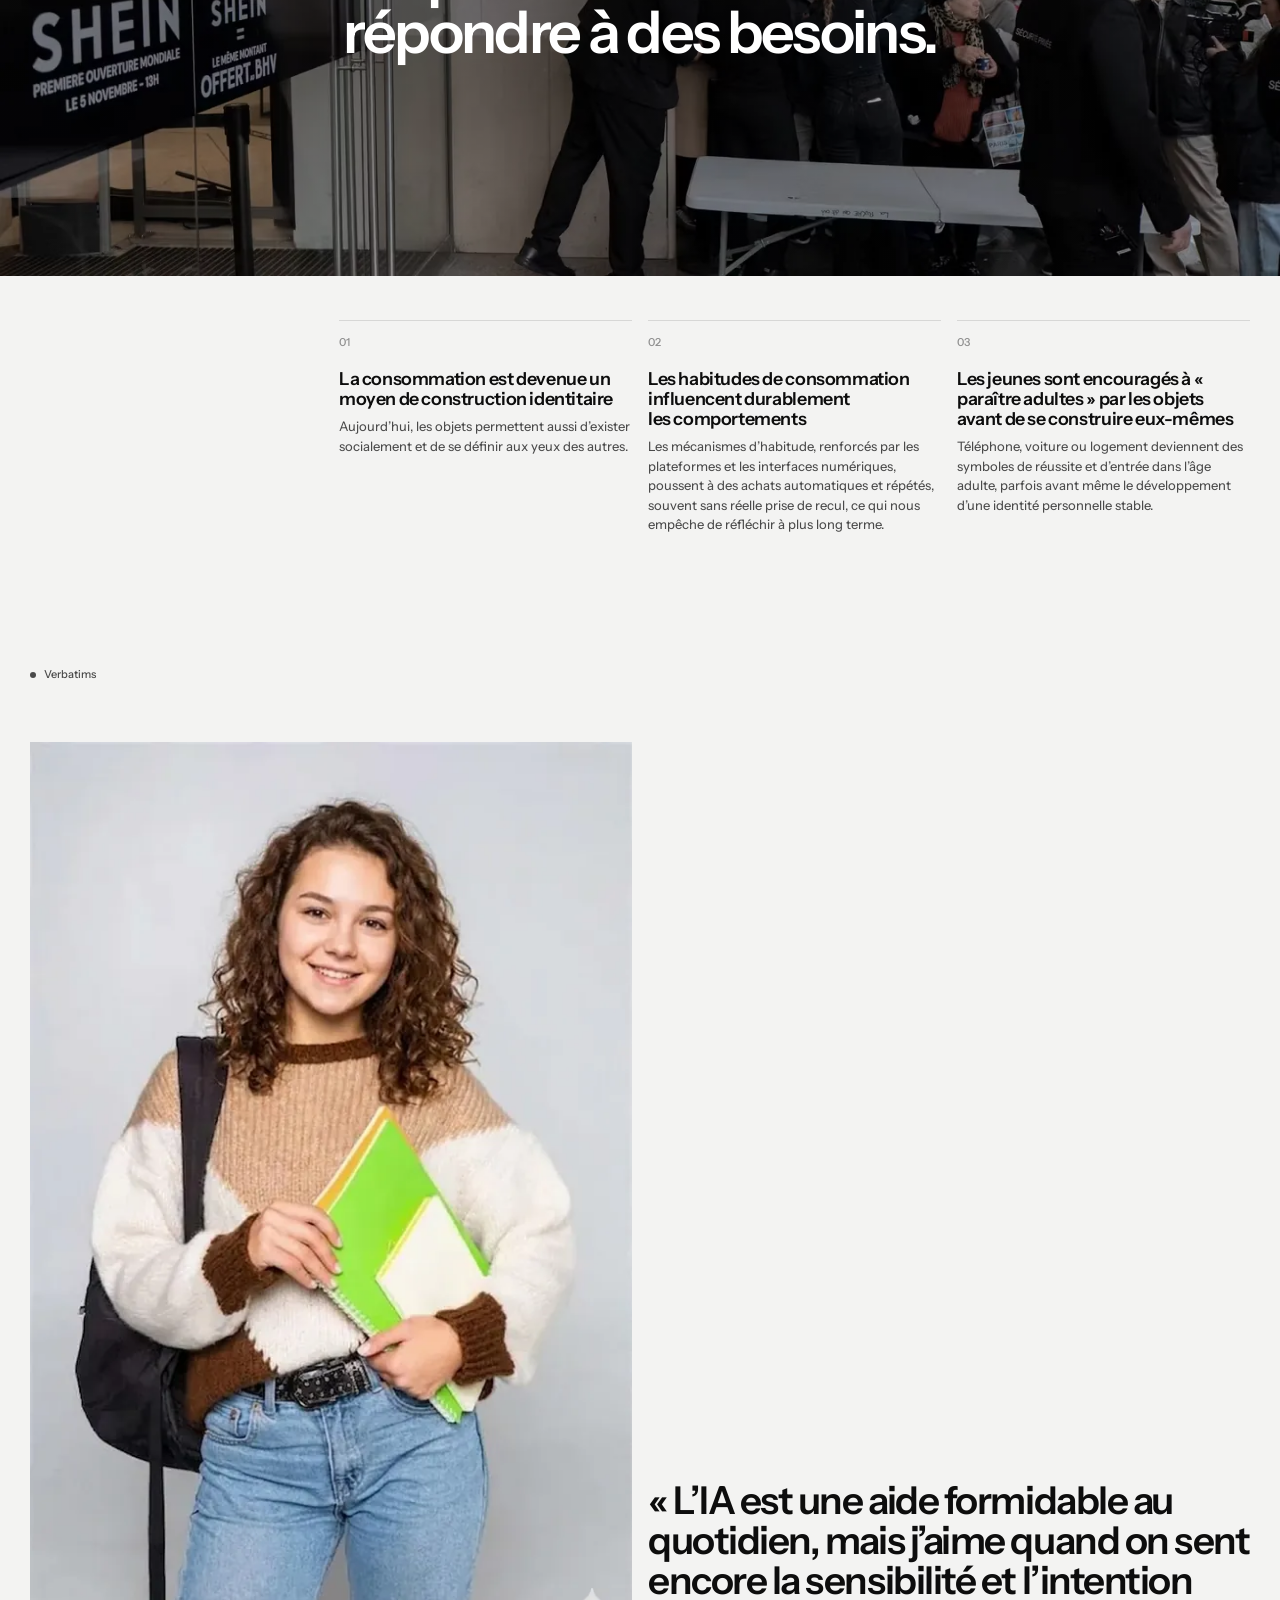
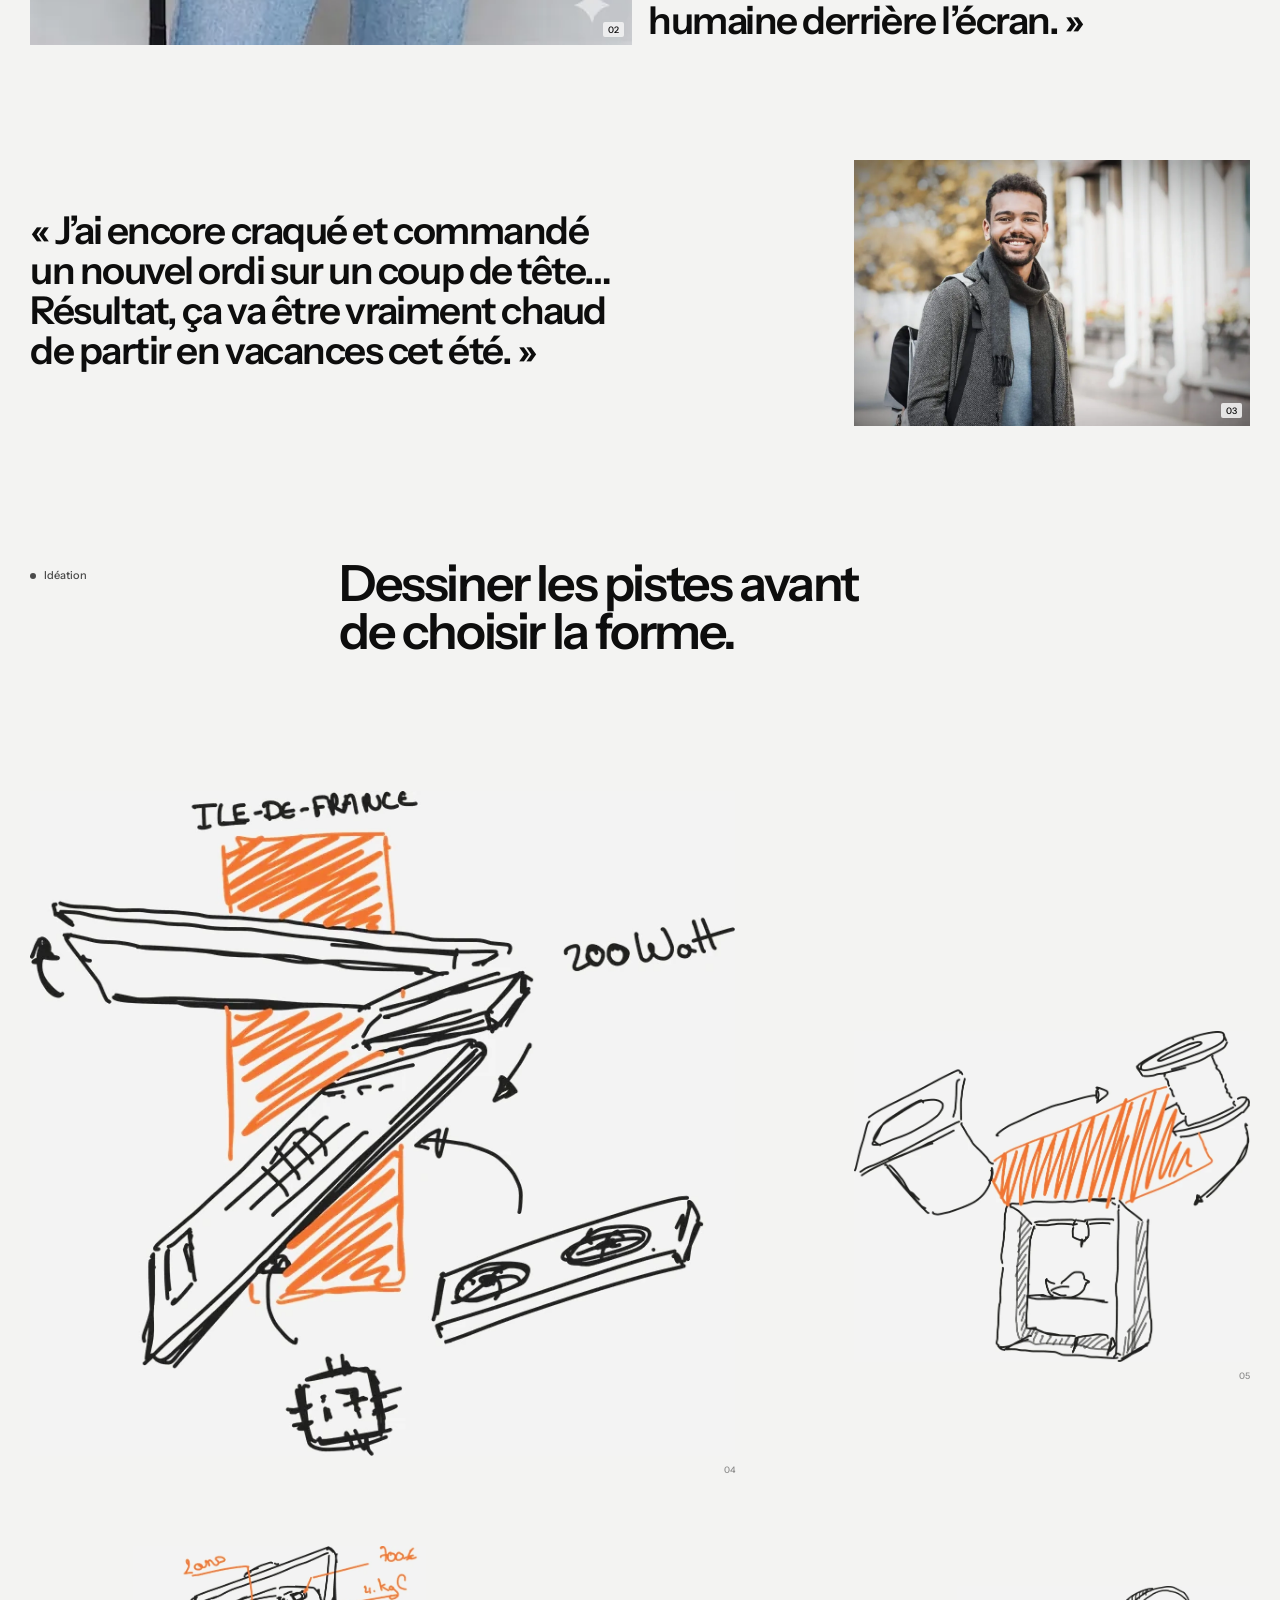
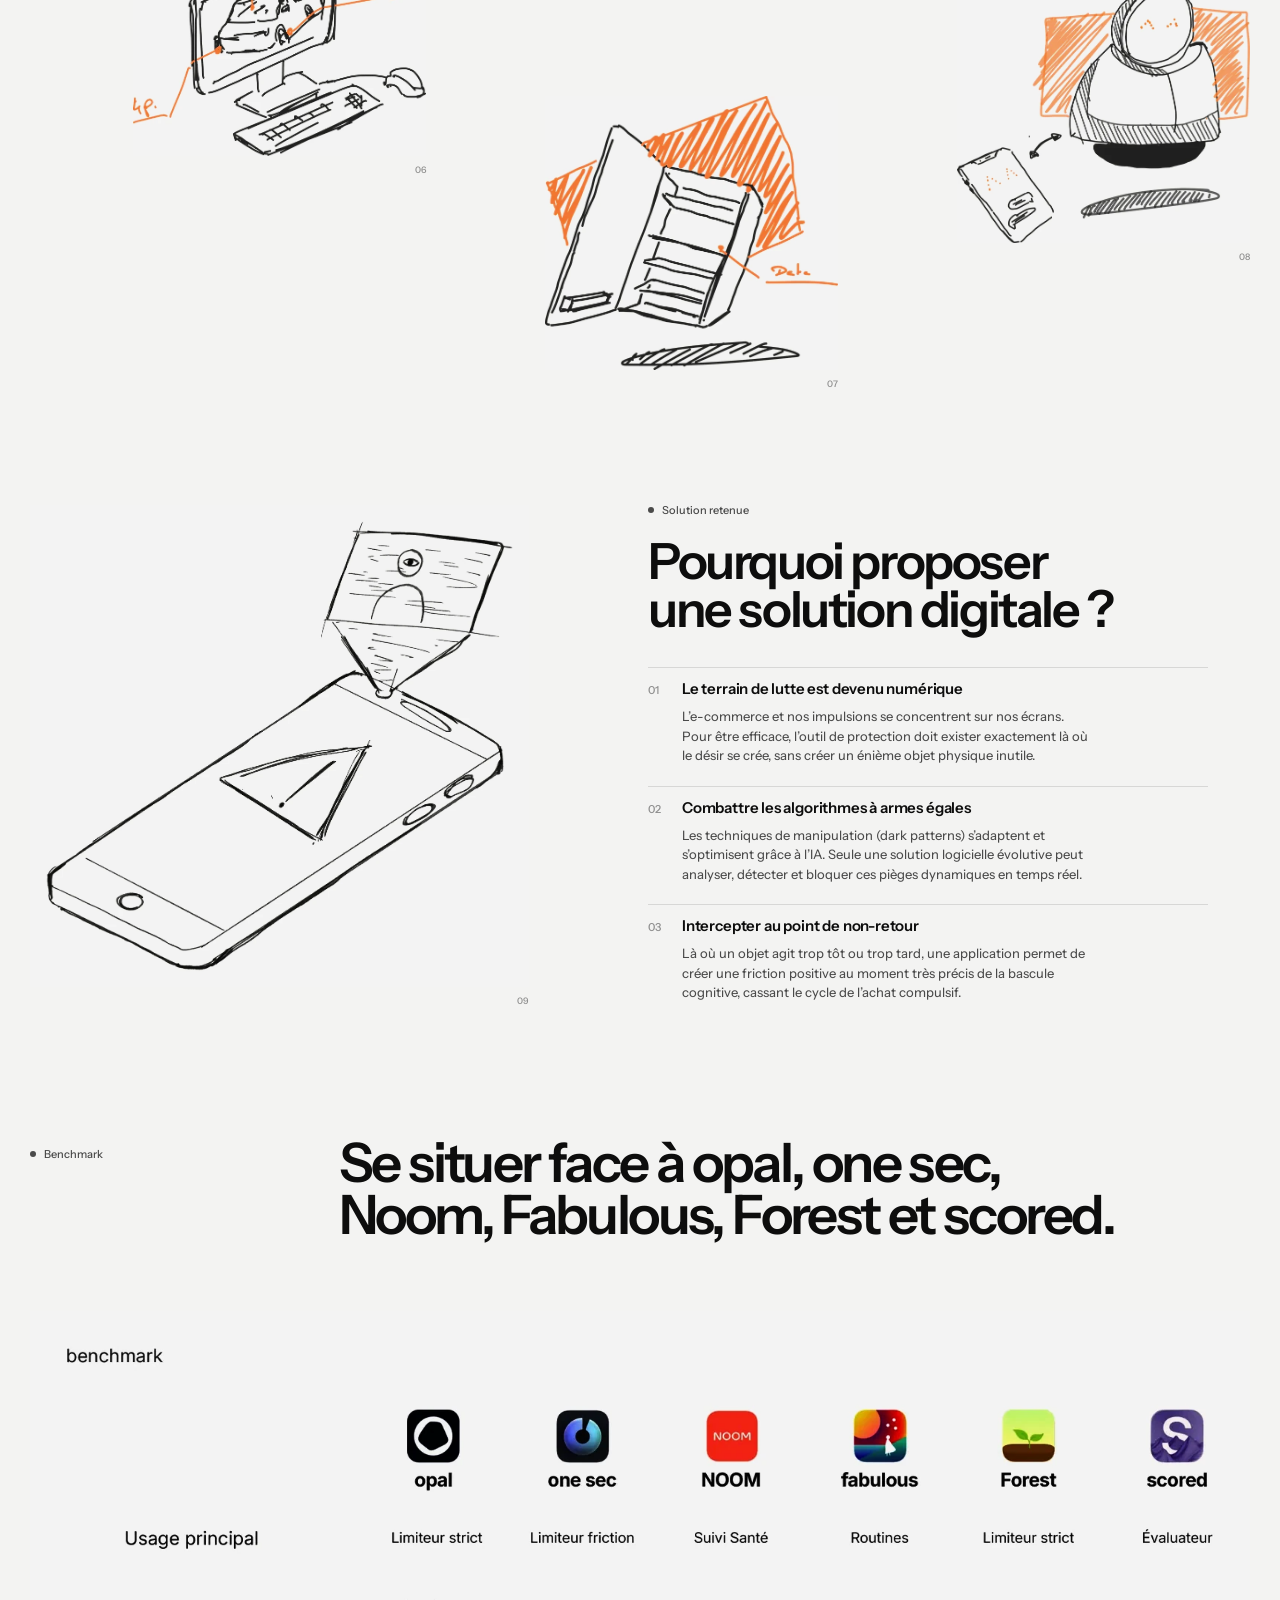
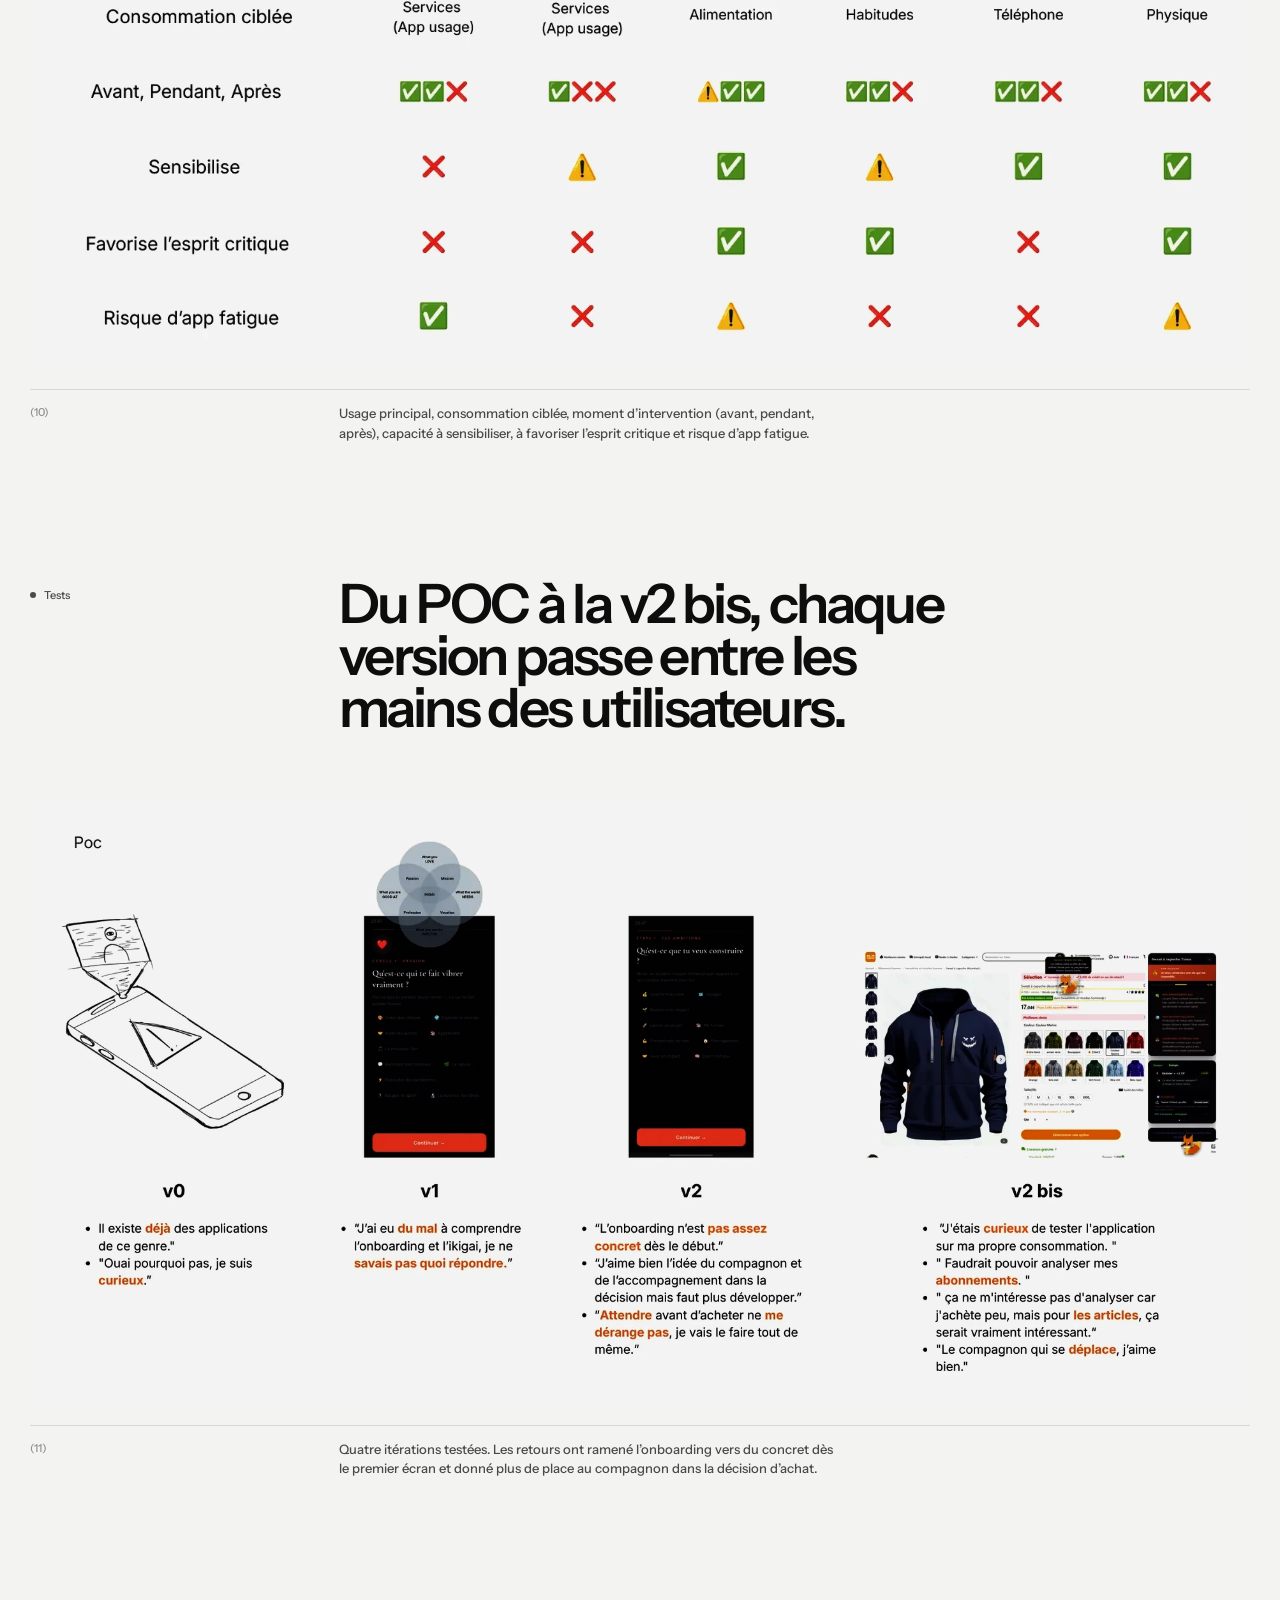
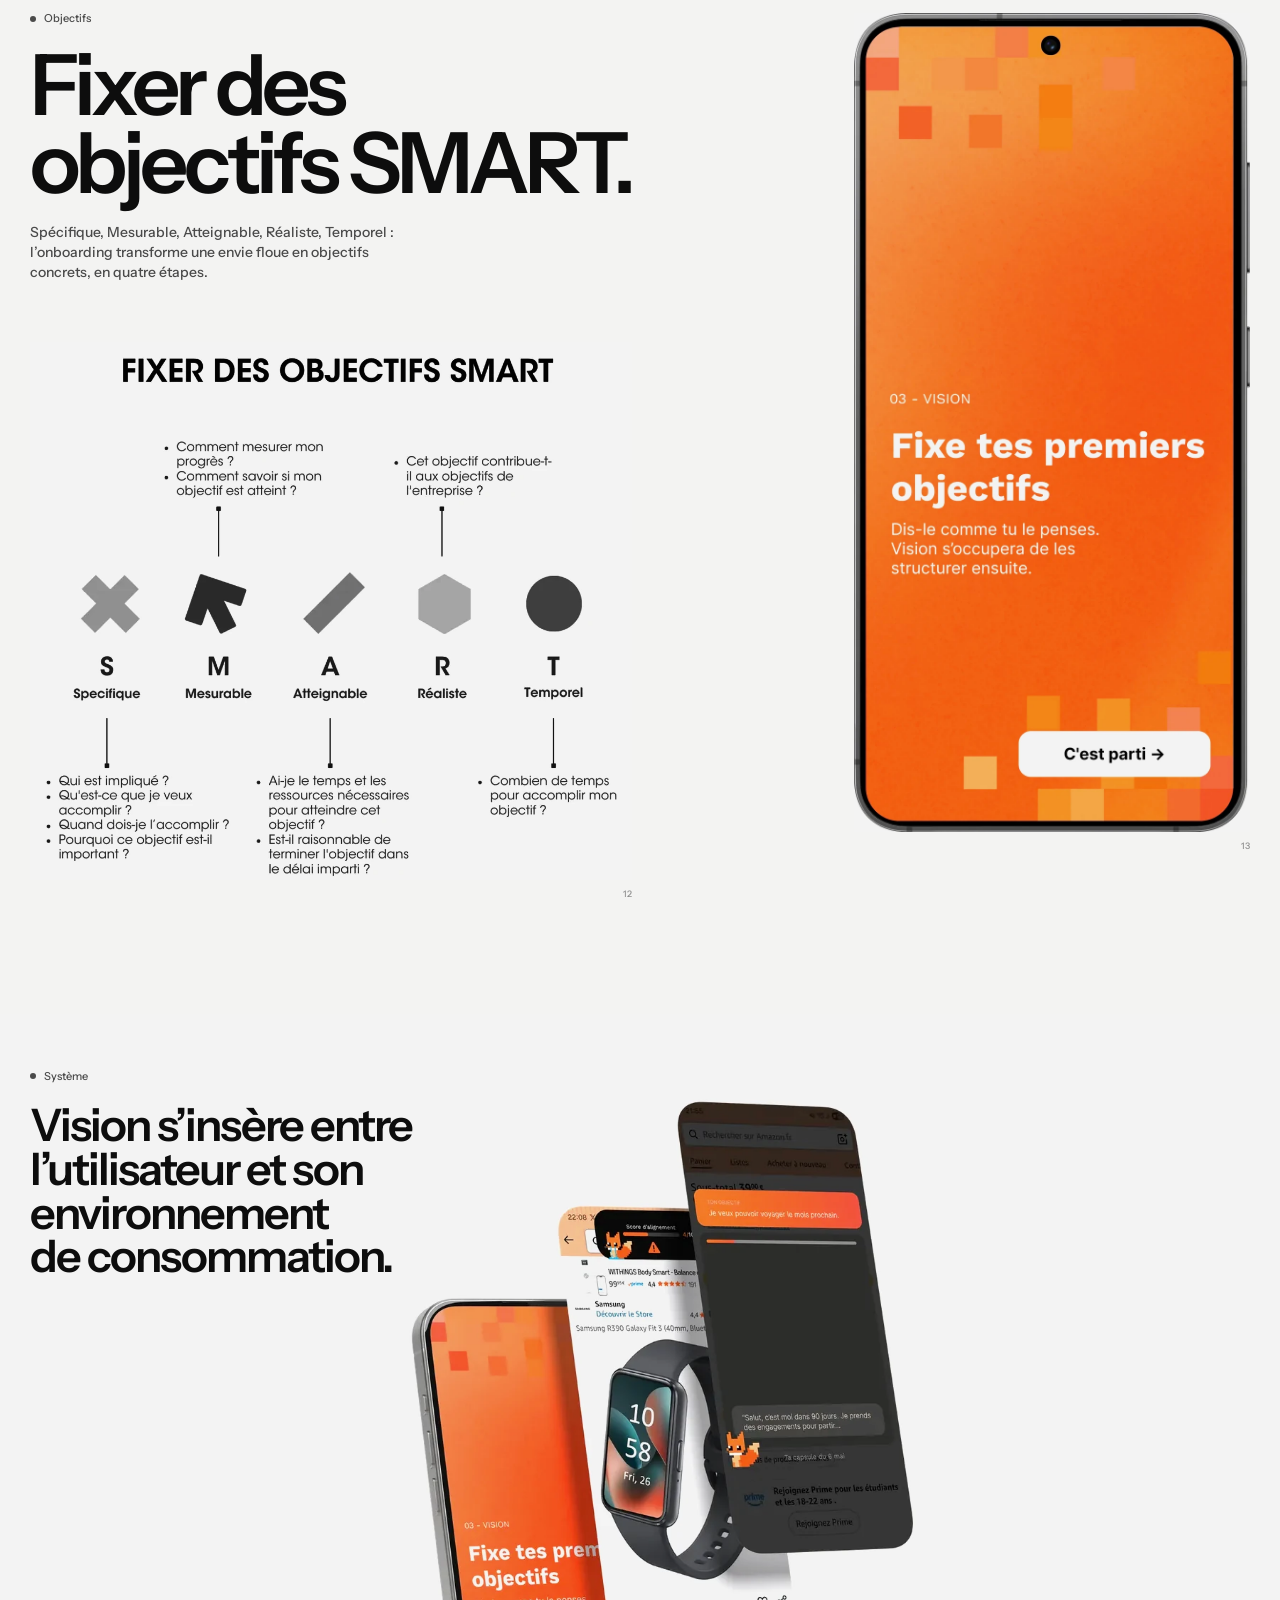
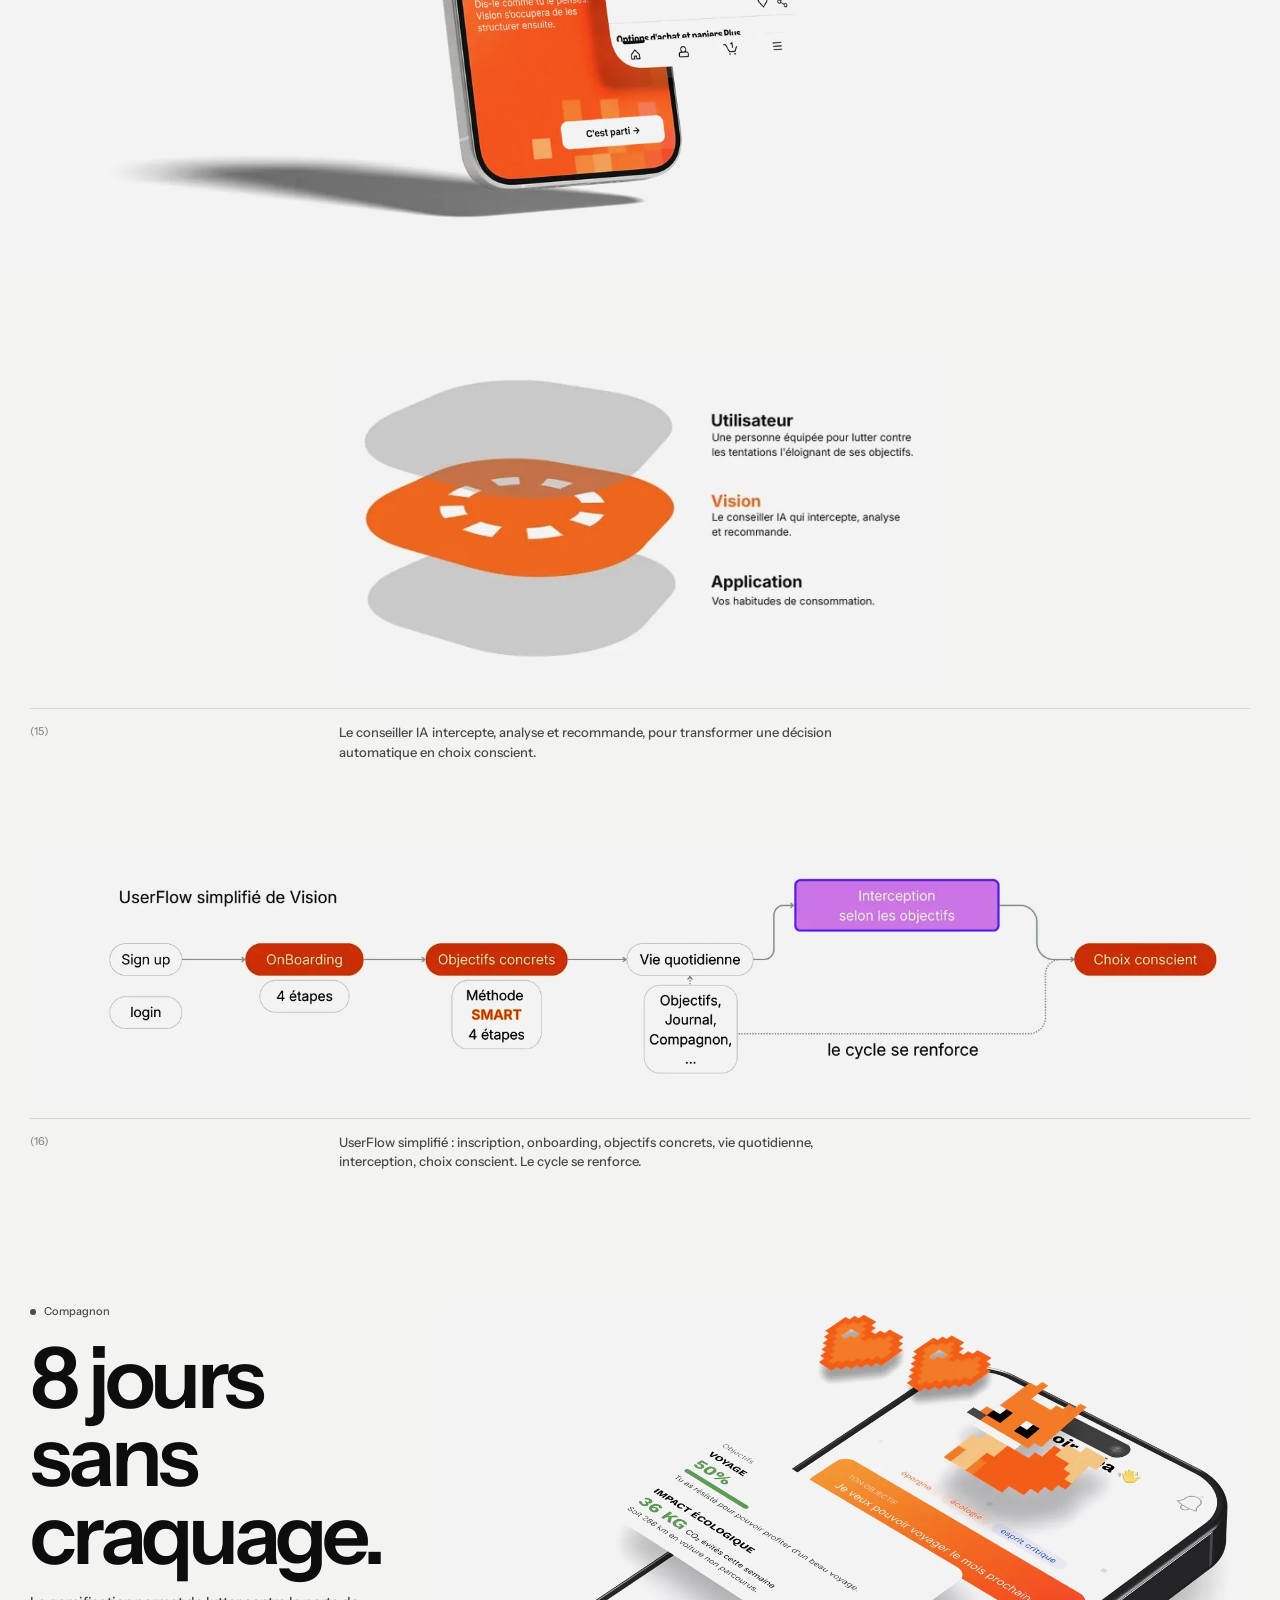
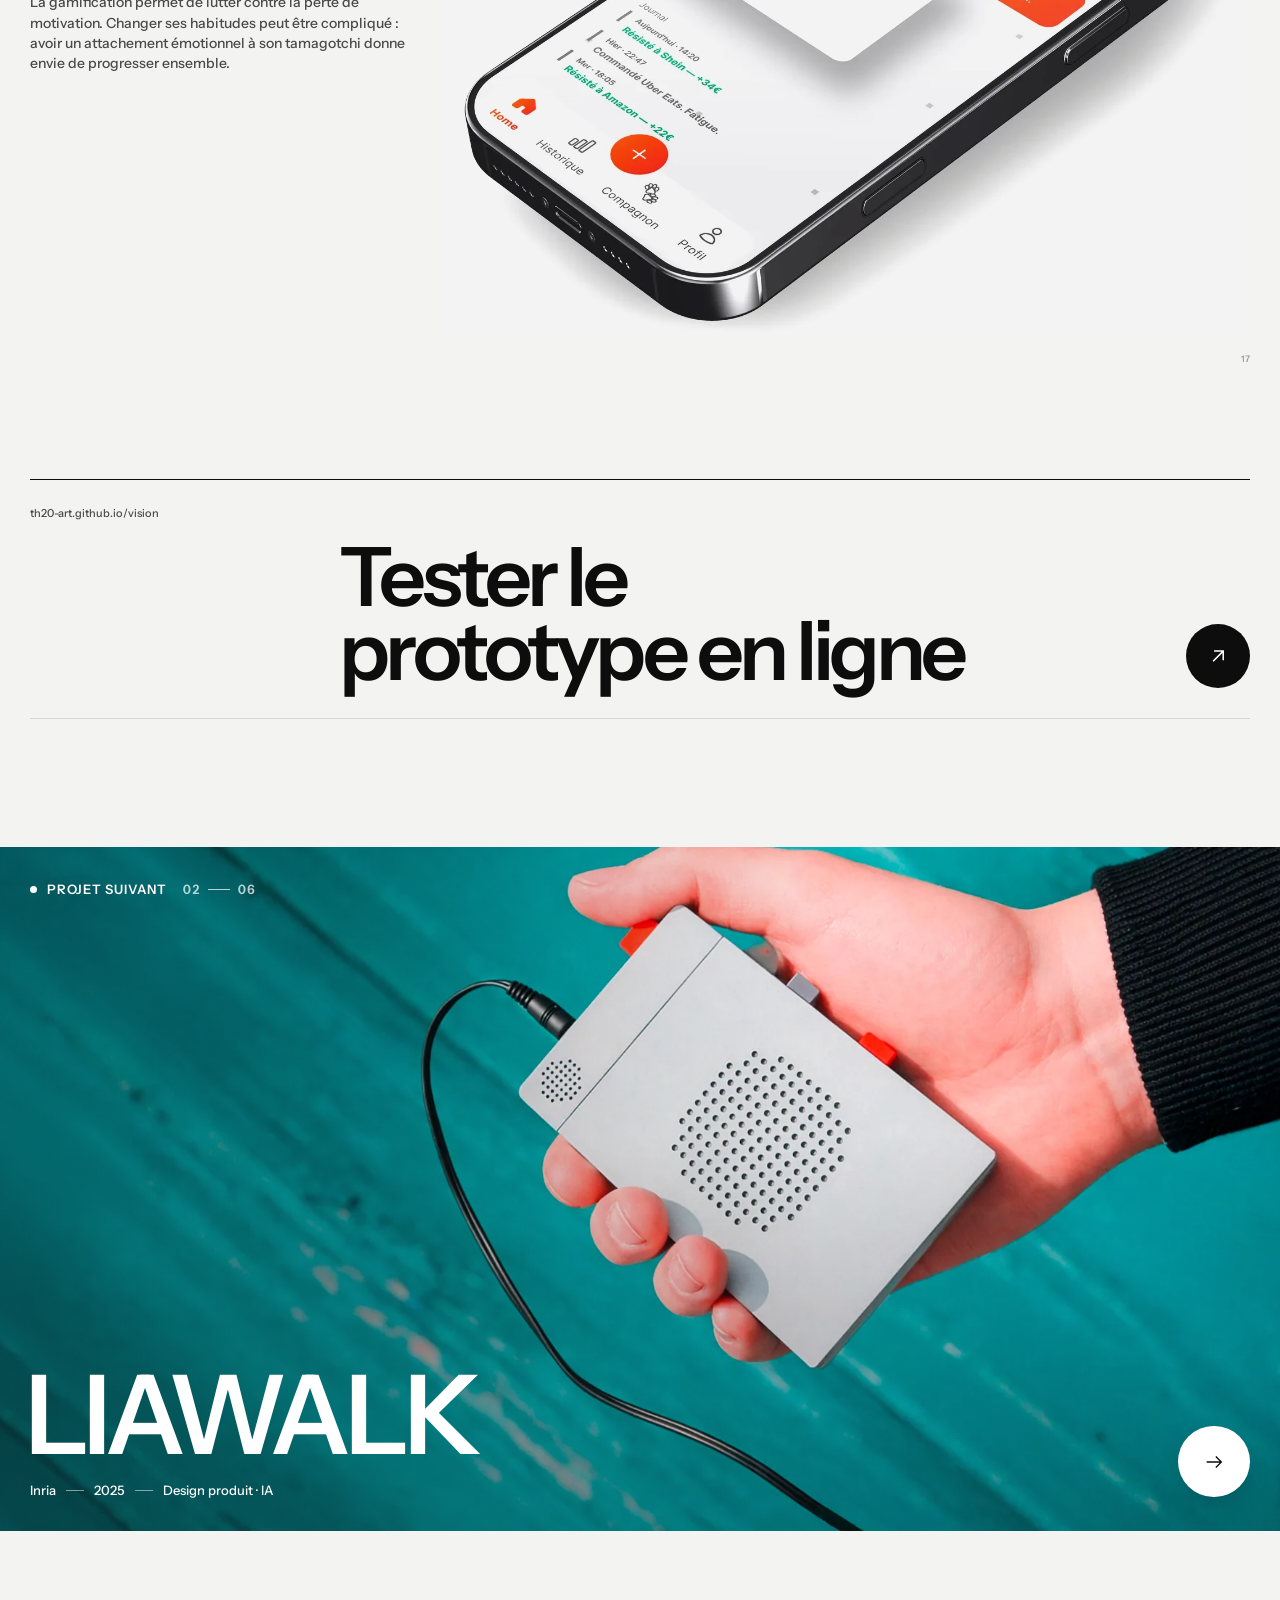
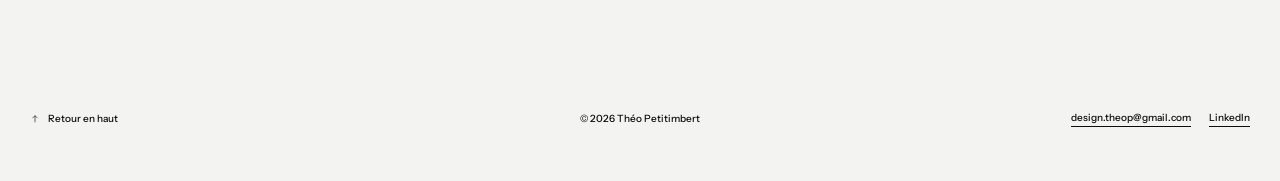
<file: projets/vision.html>
<!doctype html>
<html lang="fr">
<head>
<meta charset="utf-8">
<meta name="viewport" content="width=device-width, initial-scale=1">
<title>Vision · Théo Petitimbert</title>
<meta name="description" content="Une application qui intercepte les tentations d’achat, aide à formuler des objectifs et s’appuie sur un compagnon pour maintenir la motivation.">
<meta name="theme-color" content="#F3F3F2">
<meta property="og:title" content="Vision · Théo Petitimbert">
<meta property="og:description" content="Une application qui intercepte les tentations d’achat, aide à formuler des objectifs et s’appuie sur un compagnon pour maintenir la motivation.">
<meta property="og:image" content="../assets/img/thumb-vision.webp">
<link rel="icon" href="../assets/favicon.svg" type="image/svg+xml">
<link rel="preconnect" href="https://fonts.googleapis.com">
<link rel="preconnect" href="https://fonts.gstatic.com" crossorigin>
<link href="https://fonts.googleapis.com/css2?family=Instrument+Sans:ital,wdth,wght@0,75..100,400..700;1,75..100,400..700&display=swap" rel="stylesheet">
<link rel="stylesheet" href="../assets/css/base.css?v=54239757">
<link rel="stylesheet" href="../assets/css/nav.css?v=d0eab731">
<link rel="stylesheet" href="../assets/css/project-hero.css?v=55a84b35">
<link rel="stylesheet" href="../assets/css/project-intro.css?v=e547567b">
<link rel="stylesheet" href="../assets/css/project-gallery.css?v=9bcfa7cf">
<link rel="stylesheet" href="../assets/css/project-next.css?v=09a3b1ac">
<script>document.documentElement.classList.add('js')</script>
</head>
<body class="page-project" id="top">
<main id="main">
  <section class="phero phero--dark" data-chunk="phero" data-tone="dark" aria-labelledby="p-title" style="--z:1.6;--ox:9%;--oy:64%;--n:6">
    <a class="skip" href="#pintro">Aller au contenu</a>
    
  <header class="nav" data-nav>
    <a class="nav-logo" href="../index.html" aria-label="Théo Petitimbert, accueil"><svg class="nav-mark" viewBox="0 0 22 22" aria-hidden="true"><path fill="currentColor" fill-rule="evenodd" d="M0 0h13v3.4H8.4V22H4.6V3.4H0zM10.6 7h5.3a4.8 4.8 0 0 1 0 9.6h-1.6V22h-3.7zm3.7 3.2v3.2h1.5a1.6 1.6 0 0 0 0-3.2z"/></svg><span class="nav-logo-name" aria-hidden="true">Théo Petitimbert</span></a>
    <nav class="nav-pill" aria-label="Navigation principale"><a href="../index.html">Accueil</a><a href="../index.html#projets" aria-current="page">Projets</a><a href="../a-propos.html">À propos</a><a href="#contact">Contact</a></nav>
    <a class="nav-cta" href="mailto:design.theop@gmail.com">Me contacter</a>
  </header>
    <div class="phero-media"><img src="../assets/img/vision-cover.webp" alt="Vision, image de couverture" width="1800" height="1012" fetchpriority="high" decoding="async"></div>
    <div class="phero-head">
      <p class="phero-kicker"><span>Projet 01</span><span>2026</span></p>
      <p class="phero-tags">App mobile · UX/UI</p>
      <p class="phero-text">Une application qui intercepte les tentations d’achat, aide à formuler des objectifs et s’appuie sur un compagnon pour maintenir la motivation.</p>
    </div>
    <h1 class="phero-title phero-title--1" id="p-title"><span><span style="--d:0.08s">Vision</span></span></h1>
    <div class="phero-bar">
      <span>Vision · Projet de fin de diplôme</span>
      <a href="#pintro"><i aria-hidden="true"></i>Défiler</a>
      <span>01 / 06</span>
    </div>
  </section>
  <section class="pintro grid" id="pintro" data-chunk="pintro" aria-label="Présentation du projet">
    <dl class="pintro-meta" data-reveal>
      <div><dt>Contexte</dt><dd>Projet de fin de diplôme</dd></div>
      <div><dt>Discipline</dt><dd>App mobile · UX/UI</dd></div>
      <div><dt>Durée</dt><dd>Projet individuel · 9 mois</dd></div>
      <div><dt>Outils</dt><dd>Figma · Claude Code · GitHub</dd></div>
      <div><dt>Prototype</dt><dd><a class="ulink" href="https://th20-art.github.io/vision/" target="_blank" rel="noopener">th20-art.github.io/vision</a> <svg class="arrow" viewBox="0 0 24 24" aria-hidden="true"><path d="M7 17L17 7M8 7h9v9" fill="none" stroke="currentColor" stroke-width="1.5"/></svg></dd></div>
    </dl>
    <p class="pintro-lead" data-reveal style="--d:.1s">Comment accompagner la construction du jeune adulte dans une société où l’identité se définit davantage par ce que l’on consomme que par ce que l’on souhaite être ?</p>
  </section>
  <div class="pgallery" data-chunk="pgallery">
    <section class="g-row g-cover is-dark" data-tone="dark" aria-label="Constat">
      <div class="frame" style="--ar:1440/720"><img src="../assets/img/vision-constat.webp" alt="File d’attente devant une boutique SHEIN" width="1440" height="720" loading="lazy" decoding="async"></div>
      <div class="g-cover-head">
        <p class="g-label" data-reveal><span>Constat</span></p>
        <h2 class="g-cover-title" data-reveal style="--d:.1s">Les objets ne servent plus seulement à répondre à des besoins.</h2>
      </div>
    </section>
    <div class="g-row g-after grid">
      <div class="g-body" data-reveal><ol class="g-list" style="--n:3"><li><span class="g-n" aria-hidden="true">01</span><h3>La consommation est devenue un moyen de construction identitaire</h3><p>Aujourd’hui, les objets permettent aussi d’exister socialement et de se définir aux yeux des autres.</p></li><li><span class="g-n" aria-hidden="true">02</span><h3>Les habitudes de consommation influencent durablement les comportements</h3><p>Les mécanismes d’habitude, renforcés par les plateformes et les interfaces numériques, poussent à des achats automatiques et répétés, souvent sans réelle prise de recul, ce qui nous empêche de réfléchir à plus long terme.</p></li><li><span class="g-n" aria-hidden="true">03</span><h3>Les jeunes sont encouragés à « paraître adultes » par les objets avant de se construire eux-mêmes</h3><p>Téléphone, voiture ou logement deviennent des symboles de réussite et d’entrée dans l’âge adulte, parfois avant même le développement d’une identité personnelle stable.</p></li></ol></div>
    </div>
    <section class="g-row g-quotes grid" aria-label="Verbatims">
      <div class="g-text-label"><p class="g-label"><span>Verbatims</span></p></div>
      <div class="g-quote">
        <figure class="g-fig" data-reveal>
        <div class="frame" style="aspect-ratio:615/922"><img src="../assets/img/vision-persona-1.webp" alt="Persona" width="615" height="922" loading="lazy" decoding="async"></div>
        <span class="g-n-tag" aria-hidden="true">02</span>
      </figure>
        <blockquote data-reveal style="--d:.1s"><p>« L’IA est une aide formidable au quotidien, mais j’aime quand on sent encore la sensibilité et l’intention humaine derrière l’écran. »</p></blockquote>
      </div>
      <div class="g-quote is-flip">
        <figure class="g-fig" data-reveal>
        <div class="frame" style="aspect-ratio:1098/738"><img src="../assets/img/vision-persona-2.webp" alt="Persona" width="1098" height="738" loading="lazy" decoding="async"></div>
        <span class="g-n-tag" aria-hidden="true">03</span>
      </figure>
        <blockquote data-reveal style="--d:.1s"><p>« J’ai encore craqué et commandé un nouvel ordi sur un coup de tête… Résultat, ça va être vraiment chaud de partir en vacances cet été. »</p></blockquote>
      </div>
    </section>
    <section class="g-row g-text grid">
      <div class="g-text-label" data-reveal><p class="g-label"><span>Idéation</span></p></div>
      <div class="g-body" data-reveal style="--d:.08s"><h2 class="g-title g-title--poster">Dessiner les pistes avant de choisir la forme.</h2></div>
    </section>
    <div class="g-row g-set grid">
      <figure class="g-fig is-flat" data-reveal style="--c:1;--s:7;--o:0px;--d:0.00s">
        <div class="frame" style="aspect-ratio:751/709"><img src="../assets/img/pgallery-vision-sketch-1.webp" alt="Croquis d’idéation" width="751" height="709" loading="lazy" decoding="async"></div>
        <span class="g-n-tag" aria-hidden="true">04</span>
      </figure>
      <figure class="g-fig is-flat" data-reveal style="--c:9;--s:4;--o:240px;--d:0.06s">
        <div class="frame" style="aspect-ratio:849/710"><img src="../assets/img/pgallery-vision-sketch-2.webp" alt="Croquis d’idéation" width="849" height="710" loading="lazy" decoding="async"></div>
        <span class="g-n-tag" aria-hidden="true">05</span>
      </figure>
      <figure class="g-fig is-flat" data-reveal style="--c:2;--s:3;--o:0px;--d:0.12s">
        <div class="frame" style="aspect-ratio:661/473"><img src="../assets/img/pgallery-vision-sketch-3.webp" alt="Croquis d’idéation" width="661" height="473" loading="lazy" decoding="async"></div>
        <span class="g-n-tag" aria-hidden="true">06</span>
      </figure>
      <figure class="g-fig is-flat" data-reveal style="--c:6;--s:3;--o:150px;--d:0.18s">
        <div class="frame" style="aspect-ratio:634/593"><img src="../assets/img/pgallery-vision-sketch-4.webp" alt="Croquis d’idéation" width="634" height="593" loading="lazy" decoding="async"></div>
        <span class="g-n-tag" aria-hidden="true">07</span>
      </figure>
      <figure class="g-fig is-flat" data-reveal style="--c:10;--s:3;--o:40px;--d:0.24s">
        <div class="frame" style="aspect-ratio:665/584"><img src="../assets/img/pgallery-vision-sketch-5.webp" alt="Croquis d’idéation" width="665" height="584" loading="lazy" decoding="async"></div>
        <span class="g-n-tag" aria-hidden="true">08</span>
      </figure>
    </div>
    <section class="g-row g-pair g-pair--narrow grid">
      <figure class="g-fig is-flat" data-reveal>
        <div class="frame" style="aspect-ratio:1199/1159"><img src="../assets/img/pgallery-vision-solution.webp" alt="Croquis de la solution retenue : un smartphone qui intercepte" width="1199" height="1159" loading="lazy" decoding="async"></div>
        <span class="g-n-tag" aria-hidden="true">09</span>
      </figure>
      <div class="g-copy" data-reveal style="--d:.1s"><p class="g-label"><span>Solution retenue</span></p><h2 class="g-title">Pourquoi proposer une solution digitale ?</h2><ol class="g-list" style="--n:1"><li><span class="g-n" aria-hidden="true">01</span><h3>Le terrain de lutte est devenu numérique</h3><p>L’e-commerce et nos impulsions se concentrent sur nos écrans. Pour être efficace, l’outil de protection doit exister exactement là où le désir se crée, sans créer un énième objet physique inutile.</p></li><li><span class="g-n" aria-hidden="true">02</span><h3>Combattre les algorithmes à armes égales</h3><p>Les techniques de manipulation (dark patterns) s’adaptent et s’optimisent grâce à l’IA. Seule une solution logicielle évolutive peut analyser, détecter et bloquer ces pièges dynamiques en temps réel.</p></li><li><span class="g-n" aria-hidden="true">03</span><h3>Intercepter au point de non-retour</h3><p>Là où un objet agit trop tôt ou trop tard, une application permet de créer une friction positive au moment très précis de la bascule cognitive, cassant le cycle de l’achat compulsif.</p></li></ol></div>
    </section>
    <section class="g-row g-plate">
      <div class="grid g-plate-head">
        <div class="g-text-label" data-reveal><p class="g-label"><span>Benchmark</span></p></div>
        <h2 class="g-plate-title" data-reveal style="--d:.08s">Se situer face à opal, one sec, Noom, Fabulous, Forest et scored.</h2>
      </div>
      <div class="grid"><figure class="g-fig is-flat g-plate-fig" data-reveal>
        <div class="frame" style="aspect-ratio:1644/885"><img src="../assets/img/pgallery-vision-benchmark.webp" alt="Tableau de benchmark des applications concurrentes" width="1644" height="885" loading="lazy" decoding="async"></div>
        <span class="g-n-tag" aria-hidden="true">10</span>
      </figure></div>
      <div class="grid g-plate-foot" data-reveal>
        <span class="g-plate-n" aria-hidden="true">(10)</span>
        <p class="g-plate-cap"><span>Usage principal, consommation ciblée, moment d’intervention (avant, pendant, après), capacité à sensibiliser, à favoriser l’esprit critique et risque d’app fatigue.</span></p>
      </div>
    </section>
    <section class="g-row g-plate">
      <div class="grid g-plate-head">
        <div class="g-text-label" data-reveal><p class="g-label"><span>Tests</span></p></div>
        <h2 class="g-plate-title" data-reveal style="--d:.08s">Du POC à la v2 bis, chaque version passe entre les mains des utilisateurs.</h2>
      </div>
      <div class="grid"><figure class="g-fig is-flat g-plate-fig" data-reveal>
        <div class="frame" style="aspect-ratio:1912/939"><img src="../assets/img/pgallery-vision-poc.webp" alt="Itérations du prototype, de v0 à v2 bis" width="1912" height="939" loading="lazy" decoding="async"></div>
        <span class="g-n-tag" aria-hidden="true">11</span>
      </figure></div>
      <div class="grid g-plate-foot" data-reveal>
        <span class="g-plate-n" aria-hidden="true">(11)</span>
        <p class="g-plate-cap"><span>Quatre itérations testées. Les retours ont ramené l’onboarding vers du concret dès le premier écran et donné plus de place au compagnon dans la décision d’achat.</span></p>
      </div>
    </section>
    <section class="g-row g-duo grid is-tall">
      <div class="g-copy" data-reveal><p class="g-label"><span>Objectifs</span></p><h2 class="g-title g-title--xl">Fixer des objectifs SMART.</h2><p class="g-p">Spécifique, Mesurable, Atteignable, Réaliste, Temporel : l’onboarding transforme une envie floue en objectifs concrets, en quatre étapes.</p></div>
      <figure class="g-fig is-flat g-duo-a" data-reveal>
        <div class="frame" style="aspect-ratio:1122/1002"><img src="../assets/img/pgallery-vision-smart.webp" alt="Schéma de la méthode SMART" width="1122" height="1002" loading="lazy" decoding="async"></div>
        <span class="g-n-tag" aria-hidden="true">12</span>
      </figure>
      <figure class="g-fig is-flat g-duo-b" data-reveal style="--d:.12s">
        <div class="frame" style="aspect-ratio:830/1716"><img src="../assets/img/pgallery-vision-onboarding.webp" alt="Écran « Fixe tes premiers objectifs »" width="830" height="1716" loading="lazy" decoding="async"></div>
        <span class="g-n-tag" aria-hidden="true">13</span>
      </figure>
    </section>
    <section class="g-row g-stage" aria-label="Système">
      <div class="frame" style="--ar:1800/1200"><img src="../assets/img/pgallery-vision-screens.webp" alt="Trois écrans de l’application Vision" width="1800" height="1200" loading="lazy" decoding="async"></div>
      <div class="g-stage-head grid">
        <div class="g-stage-copy">
          <p class="g-label" data-reveal><span>Système</span></p>
          <h2 class="g-stage-title" data-reveal style="--d:.08s">Vision s’insère entre l’utilisateur et son environnement de consommation.</h2>
        </div>
      </div>
    </section>
    <div class="g-row g-follow g-stage-after">
      <div class="grid"><figure class="g-fig is-flat g-plate-fig g-stage-fig" data-reveal>
        <div class="frame" style="aspect-ratio:677/368"><img src="../assets/img/pgallery-vision-layers.webp" alt="Schéma en couches : l’utilisateur, Vision, l’application" width="677" height="368" loading="lazy" decoding="async"></div>
        <span class="g-n-tag" aria-hidden="true">15</span>
      </figure></div>
      <div class="grid g-plate-foot" data-reveal>
        <span class="g-plate-n" aria-hidden="true">(15)</span>
        <p class="g-plate-cap"><span>Le conseiller IA intercepte, analyse et recommande, pour transformer une décision automatique en choix conscient.</span></p>
      </div>
    </div>
    <div class="g-row g-img g-img--cap g-follow">
      <div class="grid"><figure class="g-fig is-flat g-plate-fig" data-reveal>
        <div class="frame" style="aspect-ratio:1827/375"><img src="../assets/img/pgallery-vision-userflow.webp" alt="UserFlow simplifié de Vision" width="1827" height="375" loading="lazy" decoding="async"></div>
        <span class="g-n-tag" aria-hidden="true">16</span>
      </figure></div>
      <div class="grid g-plate-foot" data-reveal>
        <span class="g-plate-n" aria-hidden="true">(16)</span>
        <p class="g-plate-cap"><span>UserFlow simplifié : inscription, onboarding, objectifs concrets, vie quotidienne, interception, choix conscient. Le cycle se renforce.</span></p>
      </div>
    </div>
    <section class="g-row g-pair g-pair--side grid">
      <figure class="g-fig is-flat" data-reveal>
        <div class="frame" style="aspect-ratio:1437/1136"><img src="../assets/img/pgallery-vision-gamification.webp" alt="Écran d’accueil avec le compagnon renard" width="1437" height="1136" loading="lazy" decoding="async"></div>
        <span class="g-n-tag" aria-hidden="true">17</span>
      </figure>
      <div class="g-copy" data-reveal style="--d:.1s"><p class="g-label"><span>Compagnon</span></p><h2 class="g-title g-title--xl">8 jours sans craquage.</h2><p class="g-p">La gamification permet de lutter contre la perte de motivation. Changer ses habitudes peut être compliqué : avoir un attachement émotionnel à son tamagotchi donne envie de progresser ensemble.</p></div>
    </section>
    <div class="g-row g-link">
      <a class="g-cta grid" href="https://th20-art.github.io/vision/" target="_blank" rel="noopener" data-reveal>
        <span class="g-cta-host">th20-art.github.io/vision</span>
        <span class="g-cta-text">Tester le prototype en ligne</span>
        <span class="g-cta-disc" aria-hidden="true"><svg class="arrow" viewBox="0 0 24 24" aria-hidden="true"><path d="M7 17L17 7M8 7h9v9" fill="none" stroke="currentColor" stroke-width="1.5"/></svg></span>
      </a>
    </div>
  </div>
</main>
<div class="pnext" data-chunk="pnext">
  <a class="pnext-link is-left is-dark" style="--pn-a:0.38" href="liawalk.html" data-tone="dark" aria-label="Projet suivant : LIAWALK">
    <img src="../assets/img/liawalk-cover.webp" alt="" width="1800" height="1012" loading="lazy" decoding="async">
    <span class="pnext-veil" aria-hidden="true"></span>
    <span class="pnext-top" aria-hidden="true"><span class="pnext-kicker">Projet suivant</span><span class="pnext-count">02<i></i>06</span></span>
    <span class="pnext-body">
      <span class="pnext-title">LIAWALK</span>
      <span class="pnext-meta"><span>Inria</span><span>2025</span><span>Design produit · IA</span></span>
    </span>
    <span class="pnext-go" aria-hidden="true"><span class="pnext-go-label">Voir le projet</span><span class="pnext-go-disc"><svg class="arrow" viewBox="0 0 24 24" aria-hidden="true"><path d="M4 12h16M14 6l6 6-6 6" fill="none" stroke="currentColor" stroke-width="1.5"/></svg></span></span>
  </a>
  <footer class="pbar" id="contact">
    <a href="#top"><svg class="arrow" viewBox="0 0 24 24" aria-hidden="true"><path d="M12 20V4M6 10l6-6 6 6" fill="none" stroke="currentColor" stroke-width="1.5"/></svg> Retour en haut</a>
    <span>© 2026 Théo Petitimbert</span>
    <span><a class="ulink" href="mailto:design.theop@gmail.com">design.theop@gmail.com</a><a class="ulink" href="https://www.linkedin.com/in/theopetitimbert/" target="_blank" rel="noopener">LinkedIn</a></span>
  </footer>
</div>
<script src="../assets/js/base.js?v=b669b8e9" defer></script>
</body>
</html>
</file>
<file: assets/css/base.css>
/* ==========================================================================
   Base partagée : tokens, reset, typographie, grille, boutons, révélations.
   Chaque section a son propre fichier (hero.css, work.css, …).
   ========================================================================== */
:root {
  --bg: #f3f3f2;
  --bg-2: #e9e9e8;
  --ink: #0d0d0d;
  --ink-2: #4a4a4a;
  --mute: #8f8f8f;
  --faint: #c9c9c9;
  --line: rgba(13, 13, 13, .12);
  --black: #000;
  --dark: #0e0e0e;
  --tile: #121212;
  --white: #fff;

  --g: 30px;          /* gouttière latérale */
  --gap: 16px;        /* gouttière de grille */
  --cols: 12;

  --f: "Instrument Sans", "Helvetica Neue", Arial, sans-serif;
  --fs-xs: 11px;
  --fs-s: 13px;
  --fs-m: 16px;
  --fs-lead: clamp(21px, 1.9vw, 30px);
  --fs-h2: clamp(34px, 3.4vw, 54px);
  --fs-display: clamp(44px, 4.9vw, 76px);

  --ease: cubic-bezier(.2, .7, .1, 1);
  --ease-io: cubic-bezier(.65, 0, .35, 1);
}

*, *::before, *::after { box-sizing: border-box; }
html { -webkit-text-size-adjust: 100%; text-size-adjust: 100%; }
@media (prefers-reduced-motion: no-preference) { html { scroll-behavior: smooth; } }
body {
  margin: 0;
  background: var(--bg);
  color: var(--ink);
  font-family: var(--f);
  font-size: var(--fs-s);
  line-height: 1.45;
  font-weight: 450;
  -webkit-font-smoothing: antialiased;
  -moz-osx-font-smoothing: grayscale;
  text-rendering: optimizeLegibility;
  overflow-x: clip;
}
img, svg, video { display: block; max-width: 100%; }
img { height: auto; }
a { color: inherit; text-decoration: none; }
button { font: inherit; color: inherit; background: none; border: 0; padding: 0; cursor: pointer; }
h1, h2, h3, h4, p, ul, ol, dl, dd, figure, blockquote { margin: 0; }
ul, ol { list-style: none; padding: 0; }
::selection { background: var(--ink); color: var(--bg); }

:focus { outline: none; }
:focus-visible { outline: 2px solid currentColor; outline-offset: 3px; border-radius: 2px; }

.sr-only {
  position: absolute !important; width: 1px; height: 1px; padding: 0; margin: -1px;
  overflow: hidden; clip: rect(0 0 0 0); white-space: nowrap; border: 0;
}
.skip {
  position: fixed; left: 12px; top: 12px; z-index: 100; padding: 8px 12px;
  background: var(--ink); color: var(--bg); font-size: var(--fs-xs); border-radius: 4px;
  transform: translateY(-160%); transition: transform .3s var(--ease);
}
.skip:focus-visible { transform: none; }

/* Grille 12 colonnes */
.grid {
  display: grid;
  grid-template-columns: repeat(var(--cols), minmax(0, 1fr));
  column-gap: var(--gap);
}
.wrap { padding-inline: var(--g); }

/* Petites étiquettes */
.tiny { font-size: var(--fs-xs); line-height: 1.35; font-weight: 500; letter-spacing: 0; }

/* Lien souligné qui se redessine au survol */
.ulink {
  background: linear-gradient(currentColor, currentColor) 0 100% / 100% 1px no-repeat;
  transition: background-size .5s var(--ease);
  padding-bottom: 1px;
}
.ulink:hover { background-size: 0 1px; background-position: 100% 100%; }

/* Bouton noir + pastille flèche */
.btn {
  display: inline-flex; align-items: stretch; gap: 2px;
  font-size: var(--fs-xs); font-weight: 500; line-height: 1;
}
.btn > span {
  display: inline-flex; align-items: center; background: var(--ink); color: var(--bg);
  border-radius: 3px; padding: 9px 12px; transition: background-color .3s, transform .5s var(--ease);
}
.btn .btn-ico { padding: 9px 8px; }
.btn .btn-ico svg { width: 11px; height: 11px; transition: transform .5s var(--ease); }
.btn:hover .btn-ico svg { transform: translateX(2px) rotate(-45deg); }
.btn:hover > span { background: #2a2a2a; }

.arrow { width: 1em; height: 1em; display: inline-block; vertical-align: -.12em; }

/* Image cadrée : fond neutre pendant le chargement */
.frame { position: relative; overflow: hidden; background: var(--bg-2); }
.frame img { width: 100%; height: 100%; object-fit: cover; }

/* Révélations au scroll : l'état final est toujours entièrement visible */
.js [data-reveal] {
  opacity: 0;
  transform: translate3d(0, 28px, 0);
  transition: opacity .9s var(--ease) var(--d, 0s), transform 1.2s var(--ease) var(--d, 0s);
}
.js [data-reveal].is-in { opacity: 1; transform: none; }

@media (prefers-reduced-motion: reduce) {
  *, *::before, *::after {
    animation-duration: .01ms !important; animation-iteration-count: 1 !important;
    transition-duration: .01ms !important; scroll-behavior: auto !important;
  }
  .js [data-reveal] { opacity: 1; transform: none; }
}

@media (max-width: 800px) {
  :root { --g: 16px; --gap: 10px; }
  body { font-size: 14px; }
}
</file>
<file: assets/css/nav.css>
/* ==========================================================================
   Navigation flottante (rendue dans le hero de chaque page)
   ========================================================================== */
.nav {
  position: fixed; inset: 0 0 auto 0; z-index: 50;
  display: grid; grid-template-columns: 1fr auto 1fr; align-items: center;
  padding: 18px var(--g);
  color: var(--ink);
  pointer-events: none;
  transition: color .4s var(--ease);
}
.nav > * { pointer-events: auto; }
.nav.on-dark { color: var(--white); }

.nav-logo {
  justify-self: start; display: inline-flex; align-items: center; gap: 9px;
  font-size: 13px; font-weight: 600; letter-spacing: -.01em; line-height: 1;
}
.nav-mark { width: 22px; height: 22px; flex: none; }
.nav-logo-name { display: inline-block; overflow: hidden; }

.nav-pill {
  display: flex; gap: 2px; padding: 3px;
  background: rgba(214, 214, 212, .62);
  -webkit-backdrop-filter: blur(14px) saturate(1.4);
  backdrop-filter: blur(14px) saturate(1.4);
  border-radius: 5px;
  color: var(--ink);
}
.nav-pill a {
  font-size: var(--fs-xs); font-weight: 500; line-height: 1; white-space: nowrap;
  padding: 7px 12px; border-radius: 3px;
  transition: background-color .3s, color .3s;
}
.nav-pill a:hover { background: rgba(13, 13, 13, .08); }
.nav-pill a[aria-current="page"] { background: var(--ink); color: var(--white); }

.nav-cta {
  justify-self: end;
  font-size: var(--fs-xs); font-weight: 500; line-height: 1;
  padding: 7px 14px; border: 1px solid currentColor; border-radius: 999px;
  transition: background-color .3s, color .3s;
}
.nav-cta:hover { background: var(--ink); color: var(--white); border-color: var(--ink); }
.nav.on-dark .nav-cta:hover { background: var(--white); color: var(--ink); border-color: var(--white); }

@media (max-width: 700px) {
  .nav { grid-template-columns: 1fr 1fr; padding: 14px var(--g); }
  .nav-logo-name { display: none; }
  .nav-pill {
    position: fixed; left: 50%; bottom: 14px; transform: translateX(-50%);
    box-shadow: 0 6px 24px rgba(0, 0, 0, .12);
  }
  .nav-pill a { padding: 9px 12px; }
}
</file>
<file: assets/css/hero.css>
/* ==========================================================================
   Accueil · Hero : carrousel plein écran des projets à la une
   ========================================================================== */
.hero {
  position: relative;
  height: 100vh; height: 100svh; min-height: 620px;
  background: #e2e2e1;
  overflow: hidden;
  isolation: isolate;
}

.hero-slide {
  position: absolute; inset: 0;
  background: radial-gradient(85% 90% at 50% 42%, #f0f0ef 0%, #e4e4e3 55%, #d9d9d8 100%);
  opacity: 0; visibility: hidden;
  transition: opacity 1.1s var(--ease-io), visibility 0s linear 1.1s;
}
.hero-slide.is-active { opacity: 1; visibility: visible; transition: opacity 1.1s var(--ease-io), visibility 0s; z-index: 1; }

.hero-media { position: absolute; inset: 0; overflow: hidden; }
.hero-media img {
  width: 100%; height: 100%; object-fit: cover;
  object-position: var(--pos, 50% 50%);
  transform: scale(calc(var(--zoom, 1) * 1.06));
  transform-origin: var(--origin, 50% 50%);
  transition: transform 7s cubic-bezier(.25, .6, .2, 1);
}
.hero-slide.is-active .hero-media img { transform: scale(var(--zoom, 1)); }
/* visuel détouré, posé au centre sur le fond gris */
.hero-slide--fit .hero-media img {
  position: absolute; left: var(--cx, 50%); top: 50%;
  width: auto; height: var(--h); max-width: none; object-fit: fill;
  transform-origin: var(--fx) var(--fy);
  transform: translate(calc(-1 * var(--fx)), calc(-1 * var(--fy))) scale(1.05);
  filter: brightness(var(--b, .9)) saturate(.88);
  -webkit-mask-image: linear-gradient(90deg, transparent, #000 7%, #000 93%, transparent), linear-gradient(180deg, transparent, #000 3%, #000 97%, transparent);
  -webkit-mask-composite: source-in;
  mask-image: linear-gradient(90deg, transparent, #000 7%, #000 93%, transparent), linear-gradient(180deg, transparent, #000 3%, #000 97%, transparent);
  mask-composite: intersect;
}
.hero-slide--fit.is-active .hero-media img { transform: translate(calc(-1 * var(--fx)), calc(-1 * var(--fy))); }
.hero-slide--fit { background: var(--slide-bg, #dcdcdb); }
.hero-slide--fit .hero-media::after {
  background: radial-gradient(80% 85% at 50% 45%, rgba(255, 255, 255, .16) 0%, rgba(255, 255, 255, 0) 60%, rgba(0, 0, 0, .05) 100%);
}
/* voile très léger pour homogénéiser les fonds studio */
.hero-media::after {
  content: ""; position: absolute; inset: 0;
  background: radial-gradient(120% 90% at 50% 45%, rgba(236, 236, 235, 0) 40%, rgba(222, 222, 221, .55) 100%);
  pointer-events: none;
}

/* Bloc titre : le titre commande l'écran, la phrase et le lien le prolongent */
.hero-copy {
  position: absolute; left: var(--g); top: 50%; z-index: 2;
  transform: translateY(-54%);
  max-width: calc(100% - 2 * var(--g));
}
.hero-kicker {
  display: flex; gap: 10px; align-items: baseline;
  font-size: var(--fs-xs); font-weight: 500; line-height: 1; letter-spacing: .01em;
  margin: 0 0 clamp(10px, 1.1vw, 18px) .09em;
  opacity: 0; transform: translateY(8px);
  transition: opacity .8s var(--ease) .2s, transform .8s var(--ease) .2s;
}
.hero-kicker span { color: var(--mute); font-variant-numeric: tabular-nums; }
.hero-title {
  font-size: calc(var(--k, 10) * 1vw); line-height: .8; font-weight: 640;
  font-variation-settings: "wdth" 90;
  letter-spacing: -.062em;
  margin-left: -.045em;
}
.hero-title a { display: block; overflow: hidden; padding: .04em .06em .09em 0; }
.hero-title a > span { display: block; transform: translateY(105%); transition: transform 1.2s var(--ease) .1s; }
.hero-slide.is-active .hero-title a > span { transform: none; }
.hero-title a:hover > span { transform: translateX(8px); transition-duration: .5s; transition-delay: 0s; }

.hero-sub {
  display: flex; align-items: flex-end; gap: clamp(18px, 2.2vw, 36px);
  margin-top: clamp(14px, 1.6vw, 26px); padding-left: .1em;
  opacity: 0; transform: translateY(10px);
  transition: opacity .9s var(--ease) .45s, transform .9s var(--ease) .45s;
}
.hero-sub p {
  max-width: 25ch; font-size: var(--fs-s); line-height: 1.38; font-weight: 500; color: var(--ink-2);
  padding-top: 12px; border-top: 1px solid rgba(13, 13, 13, .18);
}
.hero-cta {
  flex: none; display: inline-flex; align-items: center; gap: 12px;
  font-size: var(--fs-xs); font-weight: 600; line-height: 1;
  padding: 5px 5px 5px 16px; border-radius: 999px;
  background: var(--ink); color: var(--white);
  transition: background-color .35s var(--ease);
}
.hero-cta i { width: 28px; height: 28px; border-radius: 50%; display: grid; place-items: center; background: rgba(255, 255, 255, .14); transition: transform .45s var(--ease); }
.hero-cta svg { width: 12px; height: 12px; }
.hero-cta:hover i { transform: translateX(3px) rotate(-45deg); }
.hero-slide.is-active .hero-kicker,
.hero-slide.is-active .hero-sub { opacity: 1; transform: none; }

.hero-caption {
  position: absolute; right: var(--g); top: 50%; transform: translateY(-50%);
  width: 150px; z-index: 2;
  display: flex; flex-direction: column; gap: 2px;
  font-size: 10px; line-height: 1.4; font-weight: 500;
  opacity: 0; transition: opacity .8s var(--ease) .35s;
}
.hero-caption span { font-variant-numeric: tabular-nums; }
.hero-slide.is-active .hero-caption { opacity: 1; }

/* Index 01. 02. 03. */
.hero-index {
  position: absolute; left: var(--g); right: var(--g); bottom: 58px; z-index: 3;
  display: grid; grid-template-columns: repeat(3, 1fr); column-gap: var(--gap);
}
.hero-num {
  display: flex; align-items: flex-start; gap: 14px;
  text-align: left; padding: 0 0 14px; position: relative;
  color: rgba(13, 13, 13, .24); transition: color .6s var(--ease);
}
.hero-num-n {
  font-size: clamp(18px, 1.55vw, 24px); font-weight: 560; letter-spacing: -.03em; line-height: .9;
  font-variant-numeric: tabular-nums;
}
.hero-num-t {
  display: flex; flex-direction: column; gap: 3px;
  font-size: var(--fs-xs); font-weight: 600; line-height: 1.1; letter-spacing: -.005em;
}
.hero-num-t small { font-size: 10px; font-weight: 500; opacity: .75; }
.hero-num:hover { color: rgba(13, 13, 13, .55); }
.hero-num.is-active { color: var(--ink); }
.hero-num .track {
  position: absolute; left: 0; bottom: 0; width: 34%; height: 3px;
  background: rgba(13, 13, 13, .1); overflow: hidden; opacity: 0; transition: opacity .4s;
}
.hero-num.is-active .track { opacity: 1; }
.hero-num .fill { position: absolute; inset: 0; background: rgba(13, 13, 13, .38); transform-origin: 0 50%; transform: scaleX(0); }
.hero-num.is-active .fill { animation: hero-fill var(--dur, 6s) linear forwards; }
.hero.is-paused .hero-num.is-active .fill { animation-play-state: paused; }
.hero.is-static .hero-num.is-active .fill { animation: none; transform: scaleX(1); }
@keyframes hero-fill { to { transform: scaleX(1); } }

/* Barre basse */
.hero-bar {
  position: absolute; left: 0; right: 0; bottom: 0; z-index: 3;
  display: grid; grid-template-columns: 1fr auto 1fr; align-items: center;
  height: 40px; padding: 0 var(--g);
  border-top: 1px solid rgba(13, 13, 13, .07);
  font-size: 10px; font-weight: 500;
}
.hero-bar > :last-child { justify-self: end; }
.hero-scroll { display: inline-flex; align-items: center; gap: 8px; }
.hero-scroll i { width: 14px; height: 1px; background: currentColor; display: inline-block; transform-origin: 0 50%; }
@media (prefers-reduced-motion: no-preference) { .hero-scroll i { animation: hero-line 2.4s var(--ease-io) infinite; } }
@keyframes hero-line { 0% { transform: scaleX(0); } 50% { transform: scaleX(1); transform-origin: 0 50%; } 51% { transform-origin: 100% 50%; } 100% { transform: scaleX(0); transform-origin: 100% 50%; } }
.hero-arrows { display: inline-flex; align-items: center; gap: 14px; }
.hero-arrows button { width: 22px; height: 22px; display: grid; place-items: center; border-radius: 50%; transition: background-color .3s; }
.hero-arrows button:hover { background: rgba(13, 13, 13, .08); }
.hero-arrows svg { width: 11px; height: 11px; }

@media (max-width: 800px) {
  .hero { min-height: 600px; }
  .hero-slide--fit .hero-media img { left: 50%; height: min(var(--h), 40vh); top: 33%; }
  .hero-copy { top: auto; bottom: 146px; transform: none; }
  .hero-title { font-size: min(calc(var(--k, 10) * 1.3vw), 21vw); }
  .hero-sub { flex-direction: column; align-items: flex-start; gap: 16px; margin-top: 12px; }
  .hero-sub p { max-width: 34ch; }
  .hero-caption { display: none; }
  .hero-index { bottom: 86px; }
  .hero-num-t { display: none; }
  .hero-bar { display: none; }
}
</file>
<file: assets/css/intro.css>
/* ==========================================================================
   Accueil · Intro : grande déclaration + texte court et bouton
   ========================================================================== */
.intro {
  padding: 84px var(--g) 170px;
  align-items: start;
}
.intro-title {
  grid-column: 1 / span 6;
  font-size: var(--fs-h2); line-height: 1.04; font-weight: 600; letter-spacing: -.035em;
}
.intro-title .line { display: block; }
.intro-side {
  grid-column: 8 / span 3;
  margin-top: clamp(80px, 8.4vw, 130px);
  max-width: 300px;
}
.intro-side p { font-size: var(--fs-xs); line-height: 1.5; font-weight: 500; margin-bottom: 18px; }

@media (max-width: 800px) {
  .intro { padding: 90px var(--g) 100px; }
  .intro-title, .intro-side { grid-column: 1 / -1; }
  .intro-side { margin-top: 40px; }
}
</file>
<file: assets/css/work.css>
/* ==========================================================================
   Accueil · Projets : grille éditoriale asymétrique
   ========================================================================== */
.work { padding: 34px var(--g) 128px; }
.work-grid { row-gap: 110px; align-items: end; }

.card { position: relative; }
.card a { display: block; }
.card-num {
  display: block; text-align: right; font-size: 9px; font-weight: 500; line-height: 1;
  margin-bottom: 7px;
}
.card-frame { display: block; aspect-ratio: var(--ar, 10 / 9); }
.card-frame img { transform: scale(1.001); transition: transform 1.4s var(--ease), filter .6s; }
.card a:hover .card-frame img { transform: scale(1.045); }
.card-meta {
  display: flex; justify-content: space-between; gap: 12px;
  margin-top: 9px; font-size: 10px; font-weight: 500; line-height: 1.3;
}
.card-title { position: relative; }
.card-title::after {
  content: ""; position: absolute; left: 0; right: 0; bottom: -2px; height: 1px; background: currentColor;
  transform: scaleX(0); transform-origin: 100% 50%; transition: transform .6s var(--ease);
}
.card a:hover .card-title::after { transform: scaleX(1); transform-origin: 0 50%; }
.card-cat { color: var(--ink-2); text-align: right; }

/* placements (ligne 1 : grand à gauche + petit à droite calé en bas ;
   ligne 2 : paire centrée ; ligne 3 : miroir) */
.card--a { grid-column: 1 / span 6; }
.card--b { grid-column: 9 / span 4; }
.card--c { grid-column: 4 / span 3; margin-top: -40px; }
.card--d { grid-column: 7 / span 3; margin-top: -40px; }
.card--e { grid-column: 1 / span 4; align-self: start; }
.card--f { grid-column: 7 / span 6; }
.card--c, .card--d { --ar: 10 / 9; }
.card--b { --ar: 10 / 9; }

.work-more { display: contents; }
.work-more[hidden] { display: none; }

.work-foot { display: flex; justify-content: center; margin-top: 84px; }
.work-toggle {
  display: inline-flex; align-items: center; gap: clamp(16px, 1.5vw, 24px);
  font-size: var(--fs-display); line-height: 1; text-align: left;
}
.work-plus {
  position: relative; flex: none; width: .86em; height: .86em; border-radius: 50%;
  background: var(--ink); color: var(--bg);
  transition: transform .7s var(--ease), background-color .4s;
}
.work-plus::before, .work-plus::after {
  content: ""; position: absolute; left: 50%; top: 50%; background: currentColor;
  transition: transform .5s var(--ease);
}
.work-plus::before { width: 36%; height: 3px; transform: translate(-50%, -50%); }
.work-plus::after { width: 3px; height: 36%; transform: translate(-50%, -50%); }
.work-toggle:hover .work-plus { transform: rotate(90deg); }
.work-toggle[aria-expanded="true"] .work-plus::after { transform: translate(-50%, -50%) scaleY(0); }
.work-all {
  display: inline-flex; align-items: flex-start;
  font-weight: 600; letter-spacing: -.048em; white-space: nowrap;
}
.work-all-label {
  text-decoration: underline; text-decoration-thickness: 3px; text-underline-offset: .14em;
  text-decoration-skip-ink: auto; text-decoration-color: currentColor;
  transition: text-decoration-color .5s var(--ease), text-underline-offset .5s var(--ease);
}
.work-toggle:hover .work-all-label { text-decoration-color: transparent; text-underline-offset: .3em; }
.work-all sup {
  font-size: 13px; font-weight: 600; letter-spacing: 0; line-height: 1;
  margin: .2em 0 0 6px; vertical-align: 0;
}
.work-toggle[hidden] { display: none; }

@media (max-width: 800px) {
  .work-foot { margin-top: 64px; }
  .work-toggle { font-size: clamp(26px, 8.4vw, 44px); }
  .work-plus::before { height: 2px; } .work-plus::after { width: 2px; }
  .work-grid { row-gap: 56px; }
  .card--a, .card--b, .card--c, .card--d, .card--e, .card--f { grid-column: 1 / -1; margin-top: 0; }
  .card--b, .card--d { grid-column: 3 / -1; }
}
</file>
<file: assets/css/clients.css>
/* ==========================================================================
   Accueil · Partenaires : bandeau défilant + mur de noms-marques
   Aucun logo n'est redessiné ni imité. Chaque nom réel reçoit sa propre voix
   typographique (famille, casse, construction) ; toutes les voix sont ensuite
   ramenées à une même masse optique : --s est calculé hors ligne à partir de la
   surface d'encre mesurée de chaque nom (même blanc, même densité perçue).
   ========================================================================== */
@import url("https://fonts.googleapis.com/css2?family=Anton&family=Archivo:wdth,wght@62..125,500..900&family=Bagel+Fat+One&family=Cormorant+SC:wght@500;600&family=Fraunces:ital,opsz,wght@0,9..144,600;1,9..144,400&family=Fredoka:wght@600&family=Instrument+Serif:ital@1&family=JetBrains+Mono:wght@500&family=Mrs+Saint+Delafield&family=Outfit:wght@200;700&family=Syne:wght@800&family=Unbounded:wght@500&display=swap");
.clients {
  --mk: clamp(20px, 2.05vw, 34px);     /* corps commun des noms-marques */
  background: var(--black); color: var(--white);
  padding: 150px 0 120px;
  overflow: hidden;
}

/* Bandeau --------------------------------------------------------------- */
.marquee { display: flex; overflow: hidden; user-select: none; }
.marquee-track {
  display: flex; flex: none; align-items: center; gap: .42em; padding-right: .42em;
  font-size: clamp(40px, 4.3vw, 66px); font-weight: 500; letter-spacing: -.035em; line-height: 1.1;
  white-space: nowrap;
  animation: marquee 38s linear infinite;
}
.marquee-plus { width: .36em; height: .36em; flex: none; opacity: .9; }
@keyframes marquee { to { transform: translateX(-100%); } }
.clients:hover .marquee-track { animation-play-state: paused; }

/* En-tête du mur -------------------------------------------------------- */
.clients-head {
  margin: 44px var(--g) 0; padding: 12px 0 14px;
  display: flex; justify-content: space-between; align-items: baseline; gap: 20px;
  border-top: 1px solid rgba(255, 255, 255, .16);
  font-size: var(--fs-xs); font-weight: 500; line-height: 1.3; color: #8a8a8a;
}
.clients-head p { margin: 0; }
.clients-head p:last-child { white-space: nowrap; }
.clients-count { color: var(--white); margin-right: .5em; font-variant-numeric: tabular-nums; }

/* Mur ------------------------------------------------------------------- */
.logos {
  margin: 0; padding: 0 var(--g); list-style: none;
  display: grid; grid-template-columns: repeat(6, minmax(0, 1fr)); gap: 8px;
}
.logo {
  position: relative; height: clamp(170px, 14.6vw, 226px);
  display: grid; place-items: center;
  background: var(--tile);
  transition: background-color .6s var(--ease);
}
.logo::after {                /* filet intérieur, révélé au survol */
  content: ""; position: absolute; inset: 0; pointer-events: none;
  box-shadow: inset 0 0 0 1px rgba(255, 255, 255, 0);
  transition: box-shadow .6s var(--ease);
}
.logo:hover { background: #171717; }
.logo:hover::after { box-shadow: inset 0 0 0 1px rgba(255, 255, 255, .1); }

.logo-n, .logo-tag {
  position: absolute; font-size: 10px; font-weight: 500; line-height: 1; letter-spacing: .01em;
  color: #5c5c5c; font-variant-numeric: tabular-nums;
  transition: color .5s var(--ease), transform .7s var(--ease), opacity .5s var(--ease);
}
.logo-n { top: 12px; right: 13px; }
.logo-tag { left: 13px; bottom: 12px; }
.logo:hover .logo-n, .logo:hover .logo-tag { color: #d6d6d6; }

/* Noms-marques : un système commun… ------------------------------------ */
.mark {
  display: inline-flex; align-items: center;
  font-size: calc(var(--mk) * var(--s, 1));
  line-height: 1; white-space: nowrap; color: var(--white);
  font-kerning: normal; font-synthesis: none;
  transform: translate(var(--ox, 0), var(--oy, 0));
  transition: transform .9s var(--ease), opacity .6s var(--ease);
}
.mark-main { display: block; }
.logo:hover .mark { transform: translate(var(--ox, 0), var(--oy, 0)) scale(1.05); }

/* …et une voix par nom ------------------------------------------------- */
/* 01 · géométrique large, bas de casse, le X porté en capitale */
.mark--ixcampus { --s: 0.77; --oy: -0.048em; font-family: "Unbounded", var(--f); font-weight: 500; letter-spacing: -.04em; }
/* 02 · italique à empattements, grand œil */
.mark--inria { --s: 1.69; --oy: 0.006em; font-family: "Instrument Serif", serif; font-style: italic; letter-spacing: -.01em; }
/* 03 · capitales étroites, hautes */
.mark--jcdecaux { --s: 0.86; --oy: -0.026em; font-family: "Anton", var(--f); text-transform: uppercase; letter-spacing: .02em; }
/* 04 · deux étages : sigle large, complément justifié lettre à lettre */
.mark--sncf { --s: 0.78; --oy: -0.079em; flex-direction: column; align-items: stretch; font-family: "Syne", var(--f); font-weight: 800; letter-spacing: -.01em; }
.mark--sncf .mark-sub {
  display: flex; justify-content: space-between; margin-top: .26em;
  font-family: "JetBrains Mono", monospace; font-size: .27em; font-weight: 500; letter-spacing: 0;
}
/* 05 · sigle à empattements doux + complément italique sous filet vertical */
.mark--cy { --s: 1.37; --oy: -0.015em; gap: .2em; font-family: "Fraunces", serif; font-weight: 600; font-variation-settings: "opsz" 144; letter-spacing: -.03em; }
.mark--cy .mark-sub {
  display: flex; flex-direction: column; justify-content: center; align-self: stretch;
  padding: .06em 0 .02em .26em; border-left: 1px solid currentColor;
  font-size: .33em; font-style: italic; font-weight: 400; letter-spacing: 0; line-height: 1.08;
  font-variation-settings: "opsz" 9;
}
/* 06 · capitales très larges, au trait */
.mark--howest { --s: 0.93; --oy: 0.041em;
  font-family: "Archivo", var(--f); font-weight: 900; font-stretch: 125%; letter-spacing: .01em;
  color: transparent; -webkit-text-stroke: max(1.3px, .045em) var(--white);
}
/* 07 · écriture cursive */
.mark--trembless { --s: 1.46; --oy: 0.193em; font-family: "Mrs Saint Delafield", cursive; letter-spacing: 0; }
/* 08 · un nom, deux graisses, deux étages */
.mark--vestaclim { --s: 1.07; --oy: -0.030em; font-family: "Outfit", var(--f); letter-spacing: -.03em; text-transform: lowercase;
  flex-direction: column; align-items: flex-start; line-height: .86; }
.mark--vestaclim .mark-part:first-child { font-weight: 200; }
.mark--vestaclim .mark-part:last-child { font-weight: 700; }
/* 09 · arrondie, bas de casse */
.mark--iroony { --s: 1.15; --oy: -0.06em; font-family: "Fredoka", var(--f); font-weight: 600; letter-spacing: -.02em; text-transform: lowercase; }
/* 10 · pleine et ronde */
.mark--pipop { --s: 1.10; --oy: -0.11em; font-family: "Bagel Fat One", var(--f); letter-spacing: -.01em; }
/* 11 · capitales romaines espacées */
.mark--advitam { --s: 1.11; --oy: 0.020em; font-family: "Cormorant SC", serif; font-weight: 600; letter-spacing: .14em; margin-right: -.14em; text-transform: uppercase; }
/* 12 · chasse fixe + curseur de saisie */
.mark--intuiti { --s: 1.00; --oy: 0.013em; font-family: "JetBrains Mono", monospace; font-weight: 500; letter-spacing: -.02em; }
.mark-caret {
  width: .55em; height: .16em; margin-left: .08em; align-self: flex-end; margin-bottom: .1em;
  background: currentColor;
}
.logo:hover .mark-caret { animation: caret 1s steps(1) infinite; }
@keyframes caret { 50% { opacity: 0; } }

/* Apparition échelonnée (finit toujours visible) */
.js .logos[data-reveal] { opacity: 1; transform: none; transition: none; }
.js .logos .logo { opacity: 0; transform: translate3d(0, 22px, 0); }
.js .logos.is-in .logo {
  opacity: 1; transform: none;
  transition: opacity .9s var(--ease) calc(var(--i) * 45ms), transform 1.1s var(--ease) calc(var(--i) * 45ms),
    background-color .6s var(--ease);
}

@media (max-width: 1100px) {
  .logos { grid-template-columns: repeat(4, minmax(0, 1fr)); }
}
@media (max-width: 800px) {
  .clients { padding: 90px 0 100px; --mk: 21px; }
  .clients-head { margin-top: 30px; }
  .logos { grid-template-columns: repeat(2, minmax(0, 1fr)); }
  .logo { height: 124px; }
  .logo-tag { display: none; }
}
@media (prefers-reduced-motion: reduce) {
  .marquee-track, .logo:hover .mark-caret { animation: none; }
  .js .logos .logo { opacity: 1; transform: none; }
}
</file>
<file: assets/css/services.css>
/* ==========================================================================
   Accueil · Savoir-faire : liste verticale, surlignage lié au scroll
   ========================================================================== */
.services {
  padding: 110px var(--g) 150px;
  align-items: start;
}
.services-label {
  grid-column: 1 / span 4;
  position: sticky; top: 50vh; align-self: center;
  font-size: 10px; font-weight: 500; line-height: 1.35;
}
.services-list {
  grid-column: 7 / span 6;
}
.services-list li {
  --k: 1; --e: 0; --x: 0;
  font-size: clamp(24px, 1.95vw, 30px); line-height: 1.12; font-weight: 600; letter-spacing: -.035em;
  color: color-mix(in srgb, var(--ink) calc(var(--k) * 100%), #e2e2e1);
}
/* Point focal fixe au centre du viewport : un seul élément à l'encre,
   dégradé continu au-dessus/en dessous (--k), fondu vers le fond aux bords
   de l'écran (--e) et léger glissement de l'élément actif (--x). Aucune
   transition : la couleur suit le défilement image par image. */
.js .services-list li {
  --k: 0;
  color: color-mix(in srgb, color-mix(in srgb, var(--ink) calc(var(--k) * 100%), #e2e2e1) calc(100% - var(--e) * 75%), var(--bg));
  transform: translate3d(calc(var(--x) * 1px), 0, 0);
}

/* Compteur à rouleau sous l'intitulé : défile en continu avec le point focal */
.services-count {
  display: flex; align-items: baseline; gap: .5em;
  margin-top: 14px;
  font-size: 10px; font-weight: 500; line-height: 14px;
  font-variant-numeric: tabular-nums; color: var(--mute);
  opacity: 0; transition: opacity .6s var(--ease);
}
.services-count.is-live { opacity: 1; }
.services-count .roll { height: 14px; overflow: hidden; color: var(--ink); }
.services-count .roll span { display: block; will-change: transform; }
.services-count .roll i { display: block; font-style: normal; height: 14px; }
.services-count b { font-weight: 500; }
.services-count .bar { position: relative; width: 56px; height: 1px; background: var(--faint); align-self: center; }
.services-count .bar i { position: absolute; inset: 0; background: var(--ink); transform-origin: 0 50%; transform: scaleX(var(--p, 0)); }

@media (prefers-reduced-motion: reduce) {
  .js .services-list li { transform: none; }
  .services-count { display: none; }
}

@media (max-width: 800px) {
  .services { padding: 90px var(--g); }
  .services-label { grid-column: 1 / -1; position: static; margin: 0 0 24px; }
  .services-list { grid-column: 1 / -1; }
  .services-list li { font-size: 28px; }
  .services-count { display: none; }
}
</file>
<file: assets/css/next.css>
/* ==========================================================================
   Page suivante : titre géant + vignette, CTA contrasté,
   barre de progression pleine largeur (ici → suivant) qui ancre le bas.
   ========================================================================== */
.next {
  position: relative;
  margin-inline: var(--g);
  border-top: 1px solid var(--line);
  min-height: 745px;
  display: grid; grid-template-rows: auto 1fr;
  text-align: center;
}
.next-label {
  padding-top: 18px; font-size: var(--fs-xs); font-weight: 500;
  display: flex; justify-content: center; align-items: center; gap: 8px;
}
.next-label::before {
  content: ""; width: 6px; height: 6px; border-radius: 50%; background: var(--ink);
}

.next-link {
  display: flex; flex-direction: column; align-items: center;
  padding: 70px 0 34px;
  min-height: 100%;
}

/* Titre */
.next-title {
  margin-top: auto;
  font-size: clamp(48px, 8.2vw, 136px); line-height: .9; font-weight: 600; letter-spacing: -.055em;
}
.next-title .line { display: block; padding: .02em .04em .06em; }
.next-title .line > span {
  display: inline-flex; align-items: center; gap: .16em;
  transition: transform .9s var(--ease);
}
.next-link:hover .next-title .line > span { transform: translateY(-6px); }

/* Vignette dans le titre */
.next-pic {
  display: inline-block; flex: none;
  width: 1.46em; height: .74em; margin-top: .08em;
  border-radius: 999px; overflow: hidden; background: var(--dark);
  transition: width .9s var(--ease);
}
.next-pic img { width: 100%; height: 100%; object-fit: cover; object-position: 50% 26%; transform: scale(1.02); transition: transform 1.2s var(--ease); }
.next-link:hover .next-pic { width: 1.9em; }
.next-link:hover .next-pic img { transform: scale(1.1); }

/* CTA contrasté */
.next-cta {
  margin-top: 44px; margin-bottom: auto;
  display: inline-flex; align-items: center; gap: 4px;
  font-size: 15px; font-weight: 500; line-height: 1;
}
.next-cta-txt, .next-cta-ico {
  display: inline-flex; align-items: center; height: 54px;
  background: var(--ink); color: var(--bg); border-radius: 999px;
  transition: background-color .4s, transform .6s var(--ease);
}
.next-cta-txt { padding: 0 28px; }
.next-cta-ico { width: 54px; justify-content: center; overflow: hidden; }
.next-cta-ico .arrow { width: 18px; height: 18px; transition: transform .6s var(--ease); }
.next-link:hover .next-cta-txt, .next-link:hover .next-cta-ico { background: #2a2a2a; }
.next-link:hover .next-cta-ico { transform: translateX(6px); }
.next-link:hover .next-cta-ico .arrow { transform: rotate(-45deg); }
.next-link:focus-visible { outline: none; }
.next-link:focus-visible .next-cta-txt, .next-link:focus-visible .next-cta-ico { outline: 2px solid var(--ink); outline-offset: 3px; }

/* Barre de progression pleine largeur */
.next-bar {
  align-self: stretch; margin-top: 64px;
  display: grid; grid-template-columns: 1fr 1fr; gap: 6px;
  text-align: left;
}
.next-seg { display: flex; flex-direction: column; gap: 12px; }
.next-seg-lab {
  display: flex; align-items: center; gap: 10px;
  font-size: 14px; font-weight: 500; line-height: 1;
}
.next-seg-lab b {
  font-weight: 500; font-size: var(--fs-xs); color: var(--ink-2);
  padding: 5px 8px; border: 1px solid var(--line); border-radius: 999px;
}
.next-seg--there .next-seg-lab { justify-content: flex-end; }
.next-seg-lab .arrow { width: 13px; height: 13px; transition: transform .6s var(--ease); }
.next-link:hover .next-seg-lab .arrow { transform: translateX(4px); }

.next-track {
  position: relative; display: block; height: 4px; border-radius: 4px; overflow: hidden;
  background: rgba(13, 13, 13, .1);
}
.next-fill {
  position: absolute; inset: 0; display: block; border-radius: inherit; background: var(--ink);
  transform-origin: 0 50%; transform: scaleX(0);
  transition: transform 1.4s var(--ease-io);
}
/* Segment courant : plein. Suivant : se remplit au survol / focus. */
.next-seg--here .next-fill { transform: scaleX(1); }
.next-seg--there .next-fill { transition-duration: 1.1s; }
.next-link:hover .next-seg--there .next-fill,
.next-link:focus-visible .next-seg--there .next-fill { transform: scaleX(1); }

@media (max-width: 800px) {
  .next { min-height: 520px; }
  .next-link { padding: 48px 0 24px; }
  .next-title { font-size: 44px; }
  .next-cta { margin-top: 30px; font-size: 13px; }
  .next-cta-txt, .next-cta-ico { height: 44px; }
  .next-cta-txt { padding: 0 18px; }
  .next-cta-ico { width: 44px; }
  .next-bar { margin-top: 40px; }
  .next-seg-lab { font-size: var(--fs-xs); gap: 6px; }
  .next-seg-lab b { display: none; }
}
</file>
<file: assets/css/footer.css>
/* ==========================================================================
   Pied de page noir : infos en haut, nom plein cadre, barre collée dessous
   ========================================================================== */
.footer {
  background: var(--dark); color: var(--white);
  padding: 118px var(--g) 0;
  display: flex; flex-direction: column;
  overflow: hidden;
}

/* --- Rangée d'infos ------------------------------------------------------ */
.footer-cols { row-gap: 30px; align-items: start; }
.footer-h {
  display: block;
  font-size: 11px; font-weight: 500;
  color: #8a8a8a; margin-bottom: 16px;
}
.footer-col--cta { grid-column: 1 / span 6; }
.footer-col--map { grid-column: 7 / span 4; }
.footer-time { grid-column: 11 / span 2; text-align: right; }
.footer-time strong {
  display: block;
  font-size: clamp(28px, 2.6vw, 40px); line-height: 1; font-weight: 500; letter-spacing: -.04em;
  font-variant-numeric: tabular-nums;
}

.footer-mail {
  display: inline-flex; align-items: flex-start; gap: .18em;
  font-size: clamp(30px, 3.05vw, 48px); line-height: 1.02; font-weight: 500; letter-spacing: -.045em;
}
.footer-mail span {
  background: linear-gradient(currentColor, currentColor) 0 100% / 100% 2px no-repeat;
  padding-bottom: .06em;
  transition: background-size .7s var(--ease);
}
.footer-mail:hover span { background-size: 0 2px; background-position: 100% 100%; }
.footer-mail .arrow { width: .5em; height: .5em; margin-top: .12em; transition: transform .6s var(--ease); }
.footer-mail:hover .arrow { transform: translate(3px, -3px); }

.footer-list li { font-size: 11px; line-height: 1.75; font-weight: 450; color: #d8d8d8; }
.footer-list a { transition: color .3s; }
.footer-list a:hover { color: #8a8a8a; }
.footer-list--row { display: flex; flex-wrap: wrap; gap: 4px 22px; margin-top: 22px; }
.footer-map { display: grid; grid-template-columns: repeat(3, 1fr); gap: var(--gap); }

/* --- Nom plein cadre ------------------------------------------------------ */
.footer-mark {
  margin: auto 0 0; padding-top: 104px;
  border-bottom: 1px solid rgba(255, 255, 255, .16);
  container-type: inline-size;
}
.fm-w {
  display: block; overflow: hidden; white-space: nowrap;
  font-size: 13.75vw; font-size: 14.3cqi; line-height: .76; font-weight: 500; letter-spacing: -.062em;
  padding: .09em 0 .085em; margin-left: -.012em;
}
.fm-t { display: block; }
.js .footer-mark[data-reveal] { opacity: 1; transform: none; }
.js .footer-mark[data-reveal] .fm-t { transform: translate3d(0, 75%, 0); transition: transform 1.4s var(--ease) .1s; }
.js .footer-mark[data-reveal].is-in .fm-t { transform: none; }

/* --- Barre du bas --------------------------------------------------------- */
.footer-bar {
  display: grid; grid-template-columns: 1fr auto 1fr; align-items: center;
  padding: 22px 0 30px;
  font-size: 11px; font-weight: 500;
}
.footer-bar > span { color: #8a8a8a; }
.footer-bar > :last-child { justify-self: end; }
.footer-bar a { display: inline-flex; align-items: center; gap: 8px; transition: color .3s; }
.footer-bar a:hover { color: #8a8a8a; }
.footer-bar .arrow { width: 10px; height: 10px; }

@media (prefers-reduced-motion: reduce) {
  .js .footer-mark[data-reveal] .fm-t { transform: none; }
}

@media (max-width: 800px) {
  .footer { padding-top: 56px; }
  .footer-col--cta, .footer-col--map, .footer-time { grid-column: 1 / -1; }
  .footer-time { text-align: left; }
  .footer-mail { font-size: 24px; }
  .footer-mark { padding-top: 48px; }
  .footer-bar { grid-template-columns: 1fr 1fr; gap: 10px; padding-bottom: 90px; }
  .footer-bar > :nth-child(2) { grid-row: 2; grid-column: 1 / -1; }
}
</file>
<file: assets/css/about.css>
/* ==========================================================================
   Page À propos : portrait, parcours, savoir-faire, design studio
   ========================================================================== */
.ahero {
  position: relative;
  min-height: 100vh; min-height: 100svh;
  padding: 120px var(--g) 42px;
  align-items: end;
  background: var(--bg);
}
.ahero-head { grid-column: 1 / span 7; padding-bottom: 6px; }
.ahero-label { font-size: 10px; font-weight: 500; margin-bottom: 20px; color: var(--ink-2); }
.ahero-title {
  font-size: clamp(52px, 7.4vw, 118px); line-height: .9; font-weight: 500; letter-spacing: -.055em;
}
.ahero-title > span { display: block; overflow: hidden; padding-bottom: .06em; }
.ahero-title > span > span { display: block; animation: ahero-up 1.2s var(--ease) both; }
.ahero-title > span:nth-child(2) > span { animation-delay: .08s; }
@keyframes ahero-up { from { transform: translateY(105%); } }
.ahero-roles { display: flex; flex-wrap: wrap; gap: 6px 22px; margin-top: 30px; font-size: var(--fs-xs); font-weight: 500; }
.ahero-fig { grid-column: 9 / span 4; }
.ahero-fig .frame { aspect-ratio: 891 / 1248; max-height: calc(100svh - 190px); margin-left: auto; }
.ahero-fig .g-cap, .astudio .g-cap {
  display: flex; justify-content: space-between; gap: 16px; margin-top: 8px;
  font-size: 9px; font-weight: 500; color: var(--ink-2);
}

.abio { padding: 110px var(--g) 150px; align-items: start; }
.abio-meta { grid-column: 1 / span 3; display: grid; gap: 14px; }
.abio-meta dt { font-size: 9px; font-weight: 500; color: var(--mute); }
.abio-meta dd { font-size: 10px; font-weight: 500; line-height: 1.4; }
.abio-lead {
  grid-column: 5 / span 7;
  font-size: var(--fs-lead); line-height: 1.2; font-weight: 600; letter-spacing: -.025em;
}
.abio-more { grid-column: 5 / span 7; margin-top: 40px; display: grid; grid-template-columns: 1fr 1fr; gap: var(--gap); }
.abio-more p { font-size: var(--fs-xs); line-height: 1.55; font-weight: 450; color: var(--ink-2); max-width: 44ch; }

.acv { padding: 0 var(--g) 130px; }
.acv-group { align-items: start; }
.acv-group + .acv-group { margin-top: 90px; }
.acv-h { grid-column: 1 / span 3; font-size: 10px; font-weight: 500; padding-top: 18px; }
.acv-list { grid-column: 5 / span 8; }
.acv-list li {
  display: grid; grid-template-columns: 2fr 4fr 3fr; column-gap: var(--gap);
  padding: 16px 0 18px; border-top: 1px solid var(--line);
}
.acv-list li:last-child { border-bottom: 1px solid var(--line); }
.acv-date { font-size: 10px; font-weight: 500; color: var(--ink-2); padding-top: 4px; }
.acv-title { font-size: clamp(16px, 1.25vw, 20px); font-weight: 600; letter-spacing: -.02em; line-height: 1.2; }
.acv-detail { font-size: var(--fs-xs); line-height: 1.5; color: var(--ink-2); padding-top: 3px; }

.askills { padding: 0 var(--g) 160px; align-items: start; }
.askills-h { grid-column: 1 / span 3; font-size: 10px; font-weight: 500; }
.askills-cols { grid-column: 5 / span 8; display: grid; grid-template-columns: repeat(3, 1fr); gap: var(--gap); }
.askills-cols h3 { font-size: 9px; font-weight: 500; color: var(--mute); margin-bottom: 14px; }
.askills-cols li { font-size: clamp(15px, 1.15vw, 18px); font-weight: 600; letter-spacing: -.015em; line-height: 1.35; }

.astudio { background: var(--black); color: var(--white); padding: 140px var(--g) 150px; }
.astudio-head { align-items: start; }
.astudio-label { grid-column: 1 / span 3; font-size: 10px; font-weight: 500; color: #9a9a9a; }
.astudio-title {
  grid-column: 5 / span 8; font-size: var(--fs-h2); line-height: 1.02; font-weight: 600; letter-spacing: -.04em;
}
.astudio-title span { color: #6f6f6f; }
.astudio-intro { grid-column: 5 / span 5; margin-top: 30px; font-size: var(--fs-s); line-height: 1.55; color: #cfcfcf; }
.astudio-steps { margin-top: 90px; display: grid; grid-template-columns: repeat(4, 1fr); gap: 8px; }
.astudio-steps li { background: var(--tile); padding: 18px 18px 26px; min-height: 190px; display: flex; flex-direction: column; }
.astudio-steps .n { font-size: 9px; color: #7a7a7a; font-weight: 500; }
.astudio-steps h3 { margin-top: auto; font-size: clamp(18px, 1.5vw, 24px); font-weight: 600; letter-spacing: -.025em; }
.astudio-steps p { margin-top: 6px; font-size: var(--fs-xs); color: #a9a9a9; }
.astudio-figs { margin-top: 120px; row-gap: 70px; align-items: start; }
.astudio-figs figure { grid-column: var(--c) / span var(--s); margin-top: var(--o, 0); }
.astudio .g-cap { color: #9a9a9a; }
.astudio .g-cap span:last-child { color: var(--white); }
.astudio .frame { background: #1a1a1a; }
.astudio-dl { margin-top: 110px; align-items: start; }
.astudio-dl > div { grid-column: span 6; border-top: 1px solid rgba(255, 255, 255, .14); padding-top: 16px; }
.astudio-dl dt { font-size: 9px; color: #8a8a8a; font-weight: 500; margin-bottom: 8px; }
.astudio-dl dd { font-size: clamp(16px, 1.3vw, 20px); font-weight: 600; letter-spacing: -.02em; line-height: 1.3; }

@media (prefers-reduced-motion: reduce) { .ahero-title > span > span { animation: none; } }
@media (max-width: 800px) {
  .ahero { padding-top: 90px; }
  .ahero-head, .ahero-fig { grid-column: 1 / -1; }
  .ahero-fig { grid-row: 1; margin-bottom: 40px; }
  .ahero-fig .frame { max-width: 70%; margin: 0; }
  .abio { padding: 80px var(--g); }
  .abio-meta, .abio-lead, .abio-more, .acv-h, .acv-list, .askills-h, .askills-cols,
  .astudio-label, .astudio-title, .astudio-intro, .astudio-figs figure { grid-column: 1 / -1; margin-top: 0; }
  .abio-lead { margin-top: 30px; }
  .abio-more { grid-template-columns: 1fr; margin-top: 24px; }
  .acv-list li { grid-template-columns: 1fr; row-gap: 4px; }
  .askills-cols { grid-template-columns: 1fr; row-gap: 28px; margin-top: 20px; }
  .astudio { padding: 90px var(--g); }
  .astudio-title { margin-top: 16px; }
  .astudio-intro { margin-top: 20px; }
  .astudio-steps { grid-template-columns: 1fr 1fr; }
  .astudio-dl > div { grid-column: 1 / -1; }
}
</file>
<file: assets/css/project-hero.css>
/* ==========================================================================
   Projet · Hero : image recadrée qui déborde à droite, titre massif en bas à gauche
   qui vient mordre sur le sujet. Colonne d'infos en haut à gauche.
   ========================================================================== */
.phero {
  position: relative;
  height: 100vh; height: 100svh; min-height: 640px;
  overflow: hidden; isolation: isolate;
  background: var(--bg-2);
  color: var(--ink);
}
.phero--dark { color: var(--white); background: #1c1c1c; }

/* Image : agrandie (--z) depuis un point d'ancrage (--ox, --oy) pour que le sujet
   sorte du cadre au lieu de flotter au centre. Recadrage par la mise en page
   (pas de transform), fidèle aussi en capture pleine page. */
.phero-media { position: absolute; inset: 0; z-index: -1; overflow: hidden; }
.phero-media img {
  position: absolute; max-width: none;
  width: calc(100% * var(--z, 1)); height: calc(100% * var(--z, 1));
  left: calc((1 - var(--z, 1)) * var(--ox, 50%));
  top: calc((1 - var(--z, 1)) * var(--oy, 50%));
  object-fit: cover;
  transform: scale(1.07); transform-origin: var(--ox, 50%) var(--oy, 50%);
  transition: transform 2.6s var(--ease);
}
.is-ready .phero-media img { transform: none; }
.phero-media::after {
  content: ""; position: absolute; inset: 0; pointer-events: none;
  background:
    linear-gradient(90deg, rgba(0, 0, 0, .5) 0%, rgba(0, 0, 0, .18) 38%, rgba(0, 0, 0, 0) 62%),
    linear-gradient(0deg, rgba(0, 0, 0, .42) 0%, rgba(0, 0, 0, 0) 42%);
}
.phero--light .phero-media::after {
  background:
    linear-gradient(90deg, rgba(243, 243, 242, .92) 0%, rgba(243, 243, 242, .6) 26%, rgba(243, 243, 242, 0) 58%),
    linear-gradient(0deg, rgba(243, 243, 242, .6) 0%, rgba(243, 243, 242, 0) 40%);
}

/* Colonne d'infos */
.phero-head {
  position: absolute; left: var(--g); top: clamp(104px, 17vh, 150px);
  width: min(300px, 24vw);
  display: grid; gap: 14px;
  animation: phero-fade 1.2s var(--ease) .55s both;
}
.phero-kicker {
  display: flex; justify-content: space-between; gap: 12px;
  padding-bottom: 10px;
  border-bottom: 1px solid color-mix(in srgb, currentColor 40%, transparent);
  font-size: var(--fs-xs); font-weight: 600; letter-spacing: .02em; text-transform: uppercase; line-height: 1;
}
.phero-tags { font-size: var(--fs-xs); font-weight: 500; line-height: 1; opacity: .72; }
.phero-text { font-size: var(--fs-s); line-height: 1.42; font-weight: 500; letter-spacing: -.005em; }
@keyframes phero-fade { from { opacity: 0; transform: translateY(10px); } }

/* Titre : taille calée sur le nombre de caractères de la plus longue ligne (--n) */
.phero-title {
  position: absolute; left: calc(var(--g) - .045em); bottom: 44px;
  margin: 0;
  font-size: min(23vw, calc(128vw / var(--n, 8)), 44vh);
  font-weight: 700; font-stretch: 84%;
  line-height: .8; letter-spacing: -.055em;
  white-space: nowrap;
}
.phero-title--2 { font-size: min(15vw, calc(112vw / var(--n, 8)), 25vh); }
.phero-title > span { display: block; overflow: hidden; padding: .2em .04em .1em 0; margin: -.2em 0 -.1em; }
.phero-title > span > span {
  display: block;
  animation: phero-up 1.3s var(--ease) var(--d, .1s) both;
}
@keyframes phero-up { from { transform: translateY(104%); } }

.phero-bar {
  position: absolute; left: 0; right: 0; bottom: 0;
  display: grid; grid-template-columns: 1fr auto 1fr; align-items: center;
  height: 42px; padding: 0 var(--g);
  font-size: 10px; font-weight: 500;
  border-top: 1px solid color-mix(in srgb, currentColor 22%, transparent);
}
.phero-bar > :last-child { justify-self: end; }
.phero-bar a { display: inline-flex; align-items: center; gap: 8px; }
.phero-bar i { width: 14px; height: 1px; background: currentColor; display: inline-block; }

@media (prefers-reduced-motion: reduce) {
  .phero-title > span > span, .phero-head { animation: none; }
  .phero-media img { transition: none; transform: none; }
}
@media (max-width: 800px) {
  .phero-media img { --z: 1; }
  .phero-head { top: auto; bottom: 64px; left: var(--g); right: var(--g); width: auto; }
  .phero-title, .phero-title--2 {
    bottom: auto; top: 96px;
    font-size: min(24vw, calc(118vw / var(--n, 8)));
  }
  .phero-bar { display: none; }
}
</file>
<file: assets/css/project-intro.css>
/* ==========================================================================
   Projet · Intro : fiche technique à gauche, chapeau à droite.
   Le chapeau domine (graisse forte, encre noire), la fiche reste un
   petit tableau net aligné sur la première ligne du chapeau.
   ========================================================================== */
.pintro {
  padding: 76px var(--g) 92px;
  align-items: start;
  row-gap: 0;
}

/* Fiche : libellé / valeur sur une ligne, filets fins entre les lignes */
.pintro-meta {
  grid-column: 1 / span 3;
  display: grid;
  border-top: 1px solid var(--ink);
  margin-top: .42em;              /* cale le filet sur la hauteur de capitale du chapeau */
  font-size: var(--fs-xs);
}
.pintro-meta > div {
  display: grid;
  grid-template-columns: 84px minmax(0, 1fr);
  column-gap: 10px;
  align-items: baseline;
  padding: 8px 0 9px;
  border-bottom: 1px solid var(--line);
}
.pintro-meta dt { font-size: 11px; font-weight: 500; color: var(--mute); line-height: 1.3; }
.pintro-meta dd { font-size: 11px; font-weight: 550; color: var(--ink); line-height: 1.3; }
.pintro-meta a { display: inline-flex; align-items: center; gap: 4px; }
.pintro-meta .arrow { width: 9px; height: 9px; }

/* Chapeau : noir, gras, serré ; il remplit la hauteur de la fiche */
.pintro-lead {
  grid-column: 5 / span 8;
  font-size: clamp(24px, 2.72vw, 46px);
  line-height: 1.08;
  font-weight: 700;
  font-variation-settings: "wdth" 100;
  letter-spacing: -.028em;
  color: #000;
  text-wrap: pretty;
  hanging-punctuation: first;
}

@media (max-width: 800px) {
  .pintro { padding: 44px var(--g) 64px; }
  .pintro-meta, .pintro-lead { grid-column: 1 / -1; }
  .pintro-lead { grid-row: 1; font-size: clamp(23px, 6.4vw, 30px); line-height: 1.1; }
  .pintro-meta { grid-row: 2; margin-top: 36px; }
  .pintro-meta > div { grid-template-columns: 88px minmax(0, 1fr); }
}
</file>
<file: assets/css/project-gallery.css>
/* ==========================================================================
   Projet · Galerie éditoriale : fort contraste d'échelle entre plein cadre,
   grandes images, petites vignettes et titres d'affiche. Les planches sur
   fond clair sont aplaties sur le fond de page (dérivés pgallery-*).
   ========================================================================== */
.pgallery { padding-bottom: clamp(110px, 10vw, 170px); }
.g-row { padding-inline: var(--g); }
.g-row + .g-row { margin-top: clamp(110px, 10.5vw, 170px); }
.g-row.grid { align-items: start; }

/* Figures */
.g-fig { min-width: 0; position: relative; }
.g-fig .frame img { object-fit: cover; }
.g-fig.is-flat .frame { background: transparent; }
.g-fig.is-flat .frame img { object-fit: contain; }
.g-n-tag {
  position: absolute; right: 0; bottom: -18px;
  font-size: 9px; font-weight: 500; line-height: 1; color: var(--mute);
}
.g-fig:not(.is-flat) .g-n-tag {
  right: 8px; bottom: 8px; padding: 3px 5px; border-radius: 2px;
  background: rgba(243, 243, 242, .88); color: var(--ink);
}
.g-cap {
  display: flex; justify-content: space-between; gap: 24px;
  margin-top: 12px; font-size: var(--fs-xs); font-weight: 500; line-height: 1.4; color: var(--ink-2);
}
.g-cap span:first-child { max-width: 62ch; }
.g-cap span:last-child { flex: none; color: var(--mute); }

/* Étiquette : pastille + mot */
.g-label {
  display: flex; align-items: center; gap: 8px;
  font-size: var(--fs-xs); font-weight: 500; line-height: 1; color: var(--ink-2); margin-bottom: 22px;
}
.g-label::before { content: ""; width: 6px; height: 6px; border-radius: 50%; background: currentColor; flex: none; }

/* Titres */
.g-title {
  font-size: clamp(28px, 3.05vw, 52px); line-height: 1.02; font-weight: 600; letter-spacing: -.035em;
  text-wrap: balance;
}
.g-title--poster, .g-pair .g-title:not(.g-title--xl), .g-duo .g-title:not(.g-title--xl) {
  font-size: clamp(32px, 3.9vw, 68px); line-height: .96; letter-spacing: -.048em;
}
.g-text .g-title--poster { max-width: 15.5em; }
.g-title--xl { font-size: clamp(44px, 6.6vw, 118px); line-height: .92; letter-spacing: -.055em; }
.g-p {
  margin-top: 20px; font-size: clamp(14px, 1.05vw, 17px); line-height: 1.45; font-weight: 500;
  max-width: 44ch; color: var(--ink-2); text-wrap: pretty;
}
.g-list {
  margin-top: 40px; display: grid; grid-template-columns: repeat(var(--n, 3), minmax(0, 1fr));
  gap: 30px var(--gap); counter-reset: g;
}
.g-list li { padding-top: 14px; border-top: 1px solid var(--line); }
.g-n { display: block; font-size: var(--fs-xs); font-weight: 500; color: var(--mute); margin-bottom: 18px; }
.g-list h3 { font-size: clamp(15px, 1.12vw, 18px); font-weight: 600; line-height: 1.22; letter-spacing: -.012em; text-wrap: balance; }
.g-list p { margin-top: 8px; font-size: var(--fs-s); line-height: 1.5; font-weight: 450; color: var(--ink-2); max-width: 46ch; }

/* Texte seul : étiquette à gauche, titre d'affiche à droite */
.g-text-label { grid-column: 1 / span 3; padding-top: 10px; }
.g-text .g-body { grid-column: 4 / -1; min-width: 0; }
.g-text .g-title { max-width: 18em; }
.g-text .g-title--poster, .g-pair .g-title:not(.g-title--xl), .g-duo .g-title:not(.g-title--xl) {
  font-size: clamp(32px, 3.9vw, 68px); line-height: .96; letter-spacing: -.048em;
}
.g-text .g-title--poster { max-width: 15.5em; }
.g-title--xl { max-width: 9em; }
.g-text-list { grid-column: 4 / -1; min-width: 0; }
.g-text--wide .g-text-list { grid-column: 1 / -1; }
.g-text-list .g-list { margin-top: clamp(50px, 4.6vw, 76px); }

/* Plein cadre ouvrant : titre de section posé sur l'image */
.g-cover { padding-inline: 0; position: relative; color: var(--ink); }
.g-cover.is-dark { color: var(--white); }
.g-cover .frame { width: 100%; aspect-ratio: var(--ar); max-height: 100vh; min-height: 520px; background: var(--dark); }
.g-cover.is-dark .frame::after {
  content: ""; position: absolute; inset: 0;
  background: radial-gradient(90% 80% at 50% 55%, rgba(0, 0, 0, .5), rgba(0, 0, 0, .18) 70%, rgba(0, 0, 0, .3));
}
.g-cover-head {
  position: absolute; inset: 0; display: flex; flex-direction: column; align-items: center; justify-content: center;
  padding: 0 var(--g); text-align: center;
}
.g-cover .g-label { color: inherit; margin-bottom: 28px; }
.g-cover-title {
  max-width: 13em; font-size: clamp(34px, 4.6vw, 78px); line-height: .98; font-weight: 600; letter-spacing: -.045em;
  text-wrap: balance;
}
.g-after .g-body { grid-column: 4 / -1; }
.g-after .g-list { margin-top: 0; }
.g-after .g-list h3 { font-size: clamp(16px, 1.4vw, 23px); line-height: 1.12; letter-spacing: -.022em; }
.g-after .g-list p { font-size: clamp(13px, .95vw, 15px); }
.g-row.g-cover + .g-after { margin-top: 44px; }

/* Paire image + texte */
.g-pair { align-items: end; }
.g-pair .g-copy { min-width: 0; }
.g-pair .g-fig, .g-pair .g-copy { grid-row: 1; }
/* image large à côté d'une colonne de texte */
.g-pair--side .g-copy { grid-column: 1 / span 4; padding-bottom: 6px; }
.g-pair--side .g-fig { grid-column: 5 / -1; }
.g-pair--side.is-flip .g-copy { grid-column: 9 / -1; }
.g-pair--side.is-flip .g-fig { grid-column: 1 / span 8; }
/* image moyenne + titre d'affiche */
.g-pair--narrow { align-items: center; }
.g-pair--narrow .g-fig { grid-column: 1 / span 5; }
.g-pair--narrow .g-copy { grid-column: 7 / -1; }
.g-pair--narrow.is-flip .g-fig { grid-column: 7 / -1; }
.g-pair--narrow.is-flip .g-copy { grid-column: 1 / span 6; }
.g-pair .g-list { grid-template-columns: 1fr; gap: 20px; margin-top: 34px; max-width: 560px; }
.g-pair .g-list li { display: grid; grid-template-columns: 34px 1fr; padding-top: 12px; }
.g-pair .g-list .g-n { margin: 0; padding-top: 3px; }
.g-pair .g-list p { grid-column: 2; }

/* Titre au-dessus, image pleine largeur de grille */
.g-stack > .grid > .g-fig { grid-column: 1 / -1; }
.g-text--in { padding-inline: 0; margin-bottom: clamp(50px, 5vw, 80px); }

/* Texte + image, et grande image verticale à côté */
.g-duo { row-gap: 60px; }
.g-duo .g-copy { grid-column: 1 / span 6; grid-row: 1; min-width: 0; }
.g-duo .g-duo-a { grid-column: 1 / span 6; grid-row: 2; }
.g-duo .g-duo-b { grid-column: 8 / -1; grid-row: 1 / span 2; align-self: end; }
.g-duo.is-tall .g-duo-b { grid-column: 9 / -1; align-self: start; }
.g-duo .g-list { grid-template-columns: 1fr; gap: 18px; }

/* Planche : titre d'affiche au-dessus, visuel sur toute la grille, texte en légende */
.g-plate-head { align-items: start; margin-bottom: clamp(56px, 5.4vw, 96px); }
.g-plate-head .g-text-label { padding-top: .9em; }
.g-plate-title {
  grid-column: 4 / -1; max-width: 15.5em;
  font-size: clamp(34px, 4.25vw, 74px); line-height: .96; font-weight: 600; letter-spacing: -.048em;
  text-wrap: balance;
}
.g-plate-fig { grid-column: 1 / -1; }
.g-plate-fig .g-n-tag { display: none; }
.g-plate-foot {
  margin-top: 22px; padding-top: 14px; border-top: 1px solid var(--line); align-items: start;
}
.g-plate-n { grid-column: 1 / span 3; font-size: var(--fs-xs); font-weight: 500; line-height: 1.5; color: var(--mute); }
.g-plate-cap {
  grid-column: 4 / span 5; font-size: var(--fs-s); line-height: 1.5; font-weight: 500; color: var(--ink-2);
  max-width: 58ch; text-wrap: pretty;
}
.g-plate-cap span { display: block; }
.g-row.g-follow { margin-top: clamp(70px, 6.5vw, 110px); }

/* Scène : rendu en plein cadre, titre d'affiche posé dans le vide à gauche */
.g-stage { padding-inline: 0; position: relative; }
.g-stage .frame { width: 100%; aspect-ratio: var(--ar); max-height: 100vh; min-height: 520px; background: #f4f3ef; }
.g-stage .frame img { object-fit: cover; }
.g-stage-head { position: absolute; inset: 0; padding: clamp(40px, 4.4vw, 76px) var(--g); pointer-events: none; }
.g-stage-copy { grid-column: 1 / span 4; }
.g-stage-title {
  font-size: clamp(30px, 3.5vw, 60px); line-height: .98; font-weight: 600; letter-spacing: -.045em; text-wrap: balance;
}
.g-stage-fig { grid-column: 4 / span 6; }
.g-stage-after .g-plate-foot { margin-top: 30px; }

/* Image seule */
.g-img .g-fig { grid-column: 1 / -1; }
.g-img.is-flip .g-fig { grid-column: 1 / -1; }
.g-img--narrow .g-fig { grid-column: 7 / span 5; }
.g-img--narrow.is-flip .g-fig { grid-column: 2 / span 5; }

/* Série d'images : placements donnés inline (--c, --s, --o) */
.g-set { row-gap: 90px; }
.g-set .g-fig { grid-column: var(--c) / span var(--s); margin-top: var(--o, 0); }

/* Verbatims : grand portrait + citation d'affiche, puis petite vignette */
.g-quotes { row-gap: 0; }
.g-quotes > .g-text-label { grid-column: 1 / -1; padding: 0; margin-bottom: 40px; }
.g-quote { grid-column: 1 / -1; display: grid; grid-template-columns: subgrid; align-items: end; }
.g-quote + .g-quote { margin-top: clamp(90px, 9vw, 150px); }
.g-quote .g-fig { grid-column: 1 / span 6; grid-row: 1; }
.g-quote blockquote { grid-column: 7 / -1; grid-row: 1; padding-bottom: 4px; }
.g-quote blockquote p {
  font-size: clamp(28px, 3vw, 50px); line-height: 1.04; font-weight: 600; letter-spacing: -.038em; text-wrap: balance;
}
.g-quote.is-flip { align-items: center; }
.g-quote.is-flip .g-fig { grid-column: 9 / -1; }
.g-quote.is-flip blockquote { grid-column: 1 / span 7; }

/* Plein cadre + phrase */
.g-full { padding-inline: 0; position: relative; color: var(--ink); }
.g-full--dark { color: var(--white); }
.g-full .frame { max-height: 100vh; aspect-ratio: var(--ar); width: 100%; }
.g-full .frame img { object-fit: cover; }
.g-full-text {
  position: absolute; left: 50%; top: 50%; transform: translate(-50%, -50%);
  width: min(760px, 86vw); text-align: center;
  font-size: clamp(26px, 2.5vw, 40px); line-height: 1.1; font-weight: 600; letter-spacing: -.035em;
}
.g-full-text--side {
  left: var(--g); top: 50%; transform: translateY(-50%); width: min(420px, 30vw); text-align: left;
  font-size: clamp(30px, 3.2vw, 54px); line-height: 1; letter-spacing: -.045em;
}
.g-full-text > span { display: block; }
.g-full--dark .g-full-text { text-shadow: 0 1px 24px rgba(0, 0, 0, .25); }
.g-full-text a { display: inline; }
.g-full-text .arrow { width: .7em; height: .7em; transition: transform .6s var(--ease); }
.g-full-text a:hover .arrow { transform: translate(3px, -3px); }

/* Lien seul : appel d'affiche sur toute la largeur */
.g-cta {
  align-items: end; padding: 26px 0 30px; border-top: 1px solid var(--ink); border-bottom: 1px solid var(--line);
  color: var(--ink);
}
.g-cta-host { grid-column: 1 / span 3; align-self: start; font-size: var(--fs-xs); font-weight: 500; color: var(--ink-2); }
.g-cta-text {
  grid-column: 4 / span 8; font-size: clamp(40px, 6.4vw, 112px); line-height: .9; font-weight: 600;
  letter-spacing: -.055em; text-wrap: balance; padding-top: 34px;
}
.g-cta-disc {
  grid-column: 12; justify-self: end; display: grid; place-items: center;
  width: clamp(52px, 5vw, 84px); aspect-ratio: 1; border-radius: 50%; background: var(--ink); color: var(--white);
  transition: transform .6s var(--ease), background .3s;
}
.g-cta-disc .arrow { width: 38%; height: 38%; transition: transform .6s var(--ease); }
.g-cta:hover .g-cta-disc { transform: scale(1.06); }
.g-cta:hover .g-cta-disc .arrow { transform: translate(2px, -2px); }
.g-cta:focus-visible { outline: 2px solid var(--ink); outline-offset: 6px; }

@media (max-width: 800px) {
  .g-row + .g-row { margin-top: 80px; }
  .g-pair .g-fig, .g-pair .g-copy, .g-pair.is-flip .g-fig, .g-pair.is-flip .g-copy,
  .g-img .g-fig, .g-img.is-flip .g-fig, .g-plate-title, .g-plate-n, .g-plate-cap, .g-text-label, .g-text .g-body, .g-after .g-body,
  .g-set .g-fig, .g-duo .g-copy, .g-duo .g-duo-a, .g-duo .g-duo-b, .g-duo.is-tall .g-duo-b {
    grid-column: 1 / -1; grid-row: auto; margin-top: 0;
  }
  .g-pair .g-copy { margin-top: 32px; }
  .g-plate-head { margin-bottom: 32px; }
  .g-plate-title { font-size: clamp(30px, 8.4vw, 44px); margin-top: 18px; }
  .g-plate-n { display: none; }
  .g-cta-host { grid-column: 1 / -1; }
  .g-cta-text { grid-column: 1 / span 9; font-size: clamp(34px, 10vw, 56px); padding-top: 26px; }
  .g-cta-disc { grid-column: 10 / -1; width: 48px; }
  .g-list { grid-template-columns: 1fr; }
  .g-text-list, .g-text--wide .g-text-list { grid-column: 1 / -1; }
  .g-text-label { padding-top: 0; }
  .g-text .g-title--xl, .g-pair .g-title--xl, .g-duo .g-title--poster, .g-pair .g-title:not(.g-title--xl), .g-duo .g-title:not(.g-title--xl) {
  font-size: clamp(32px, 3.9vw, 68px); line-height: .96; letter-spacing: -.048em;
}
.g-text .g-title--poster { max-width: 15.5em; }
.g-title--xl { font-size: clamp(40px, 12vw, 64px); }
  .g-set { row-gap: 32px; }
  .g-duo { row-gap: 32px; }
  .g-duo.is-tall .g-duo-b { grid-column: 2 / span 10; }
  .g-cover .frame { min-height: 460px; }
  .g-stage .frame { min-height: 0; }
  .g-stage-head { position: static; padding-top: 0; padding-bottom: 28px; order: -1; }
  .g-stage { display: flex; flex-direction: column; }
  .g-stage-copy { grid-column: 1 / -1; }
  .g-stage-title { font-size: clamp(30px, 8.4vw, 44px); }
  .g-stage-fig { grid-column: 1 / -1; }
  .g-cover-title { font-size: clamp(30px, 8.4vw, 44px); }
  .g-quote .g-fig, .g-quote.is-flip .g-fig { grid-column: 1 / span 9; grid-row: 1; }
  .g-quote.is-flip .g-fig { grid-column: 4 / -1; }
  .g-quote blockquote, .g-quote.is-flip blockquote { grid-column: 1 / -1; grid-row: 2; padding: 22px 0 0; }
  .g-full-text--side { width: calc(100% - 2 * var(--g)); font-size: 28px; }
}
</file>
<file: assets/css/project-next.css>
/* ==========================================================================
   Projet · Projet suivant (image plein cadre) + barre de bas de page
   Le titre se pose sur le côté calme de la couverture (calculé au build :
   .is-left / .is-right), avec un voile directionnel qui lui garantit le contraste
   (.is-dark : texte blanc, voile sombre ; .is-light : texte noir, voile clair).
   ========================================================================== */
.pnext { background: var(--bg); }
.pnext-link {
  --pn-pad: clamp(22px, 2.6vw, 40px);
  --pn-veil: 8, 10, 12;
  --pn-a: .4;
  position: relative; display: grid;
  grid-template-columns: minmax(0, 1fr) auto;
  grid-template-rows: auto 1fr auto;
  height: 76vh; height: 76svh; min-height: 480px;
  padding: var(--pn-pad) var(--g);
  overflow: hidden; isolation: isolate; color: var(--ink);
}
.pnext-link.is-dark { color: var(--white); }
.pnext-link.is-light { --pn-veil: 243, 243, 242; }

.pnext-link img {
  position: absolute; inset: 0; z-index: -2; width: 100%; height: 100%; object-fit: cover;
  transform: scale(1.02); transition: transform 1.6s var(--ease);
}
.pnext-link:hover img, .pnext-link:focus-visible img { transform: scale(1.06); }

/* Voile : dense sous le texte, nul du côté du sujet */
.pnext-veil {
  position: absolute; inset: 0; z-index: -1; pointer-events: none;
  background:
    linear-gradient(to top, rgba(var(--pn-veil), calc(var(--pn-a) * .75)) 0%, rgba(var(--pn-veil), 0) 58%),
    linear-gradient(to var(--pn-dir, right),
      rgba(var(--pn-veil), var(--pn-a)) 0%,
      rgba(var(--pn-veil), calc(var(--pn-a) * .72)) 26%,
      rgba(var(--pn-veil), calc(var(--pn-a) * .25)) 46%,
      rgba(var(--pn-veil), 0) 64%);
  transition: opacity 1s var(--ease);
}
.pnext-link.is-right { --pn-dir: left; }

/* Rangée haute : libellé + index, du côté calme */
.pnext-top {
  grid-column: 1; grid-row: 1;
  display: flex; align-items: center; gap: 16px;
  font-size: 13px; font-weight: 600; letter-spacing: .06em; text-transform: uppercase;
}
.pnext-kicker { display: inline-flex; align-items: center; gap: 10px; }
.pnext-kicker::before {
  content: ""; width: 7px; height: 7px; border-radius: 50%; background: currentColor;
}
.pnext-count {
  display: inline-flex; align-items: center; gap: 8px;
  font-variant-numeric: tabular-nums; opacity: .72;
}
.pnext-count i { display: block; width: 22px; height: 1px; background: currentColor; }

/* Titre + méta */
.pnext-body {
  grid-column: 1; grid-row: 3; align-self: end;
  display: flex; flex-direction: column; gap: 22px;
  max-width: min(46vw, 720px);
}
.pnext-title {
  font-size: clamp(64px, 8.6vw, 148px); line-height: .86; font-weight: 600;
  letter-spacing: -.055em; margin-left: -.05em;
  text-wrap: balance;
}
.pnext-meta {
  display: flex; flex-wrap: wrap; align-items: center;
  font-size: 13px; font-weight: 500; line-height: 1;
}
.pnext-meta > span { display: inline-flex; align-items: center; }
.pnext-meta > span + span::before {
  content: ""; width: 18px; height: 1px; margin: 0 10px; background: currentColor; opacity: .5;
}

/* Appel à l'action : disque, côté sujet */
.pnext-go {
  grid-column: 2; grid-row: 3; align-self: end;
  display: inline-flex; align-items: center; gap: 16px;
  font-size: var(--fs-xs); font-weight: 600; letter-spacing: .08em; text-transform: uppercase;
  color: var(--ink);
}
.pnext-go-label {
  background: var(--white); border-radius: 999px; padding: 11px 16px; line-height: 1;
  transform: translateX(8px); opacity: 0;
  transition: opacity .5s var(--ease), transform .7s var(--ease);
}
.pnext-go-disc {
  display: grid; place-items: center;
  width: clamp(64px, 5.6vw, 88px); aspect-ratio: 1; border-radius: 50%;
  background: var(--white); color: var(--ink);
  box-shadow: 0 10px 30px -12px rgba(0, 0, 0, .35);
  transition: transform .7s var(--ease), background-color .4s, color .4s;
}
.pnext-go-disc .arrow { width: 22px; height: 22px; transition: transform .7s var(--ease); }
.pnext-link:hover .pnext-go-label, .pnext-link:focus-visible .pnext-go-label { opacity: 1; transform: none; }
.pnext-link:hover .pnext-go-disc, .pnext-link:focus-visible .pnext-go-disc {
  transform: scale(1.08); background: var(--ink); color: var(--white);
}
.pnext-link:hover .pnext-go-disc .arrow { transform: translateX(3px); }

/* Sujet à gauche : tout bascule à droite */
.pnext-link.is-right { grid-template-columns: auto minmax(0, 1fr); }
.pnext-link.is-right .pnext-top,
.pnext-link.is-right .pnext-body { grid-column: 2; justify-self: end; align-items: flex-end; text-align: right; }
.pnext-link.is-right .pnext-go { grid-column: 1; flex-direction: row-reverse; }
.pnext-link.is-right .pnext-meta { justify-content: flex-end; }

.pnext-link:focus-visible { outline: 2px solid var(--ink); outline-offset: -6px; }
.pnext-link.is-dark:focus-visible { outline-color: var(--white); }

/* Barre de bas de page */
.pbar {
  min-height: 250px; padding: 0 var(--g);
  display: grid; grid-template-columns: 1fr auto 1fr; align-items: end;
  font-size: 10px; font-weight: 500;
}
.pbar > * { padding-bottom: 54px; }
.pbar > :last-child { justify-self: end; display: flex; gap: 18px; }
.pbar a { display: inline-flex; align-items: center; gap: 8px; }
.pbar .arrow { width: 10px; height: 10px; }

@media (prefers-reduced-motion: reduce) {
  .pnext-link img, .pnext-go-disc, .pnext-go-label, .pnext-go-disc .arrow { transition: none; }
  .pnext-link:hover img { transform: scale(1.02); }
}

@media (max-width: 800px) {
  .pnext-link { height: auto; min-height: 520px; grid-template-columns: minmax(0, 1fr) auto; }
  .pnext-link.is-right { grid-template-columns: minmax(0, 1fr) auto; }
  .pnext-link.is-right .pnext-top, .pnext-link.is-right .pnext-body {
    grid-column: 1; justify-self: start; align-items: flex-start; text-align: left;
  }
  .pnext-link.is-right .pnext-go { grid-column: 2; flex-direction: row; }
  .pnext-link.is-right .pnext-meta { justify-content: flex-start; }
  .pnext-veil, .pnext-link.is-right .pnext-veil {
    background: linear-gradient(to top, rgba(var(--pn-veil), var(--pn-a)) 0%, rgba(var(--pn-veil), .15) 60%, rgba(var(--pn-veil), .25) 100%);
  }
  .pnext-body { max-width: none; gap: 16px; }
  .pnext-meta { row-gap: 8px; }
  .pnext-meta > span:last-child { flex-basis: 100%; }
  .pnext-meta > span:last-child::before { display: none; }
  .pnext-title { font-size: 52px; }
  .pnext-go-label { display: none; }
  .pnext-go-disc { width: 56px; }
  .pbar { min-height: 0; padding-top: 50px; padding-bottom: 80px; grid-template-columns: 1fr 1fr; row-gap: 12px; }
  .pbar > * { padding-bottom: 0; }
  .pbar > :nth-child(2) { grid-row: 2; grid-column: 1 / -1; }
}
</file>
